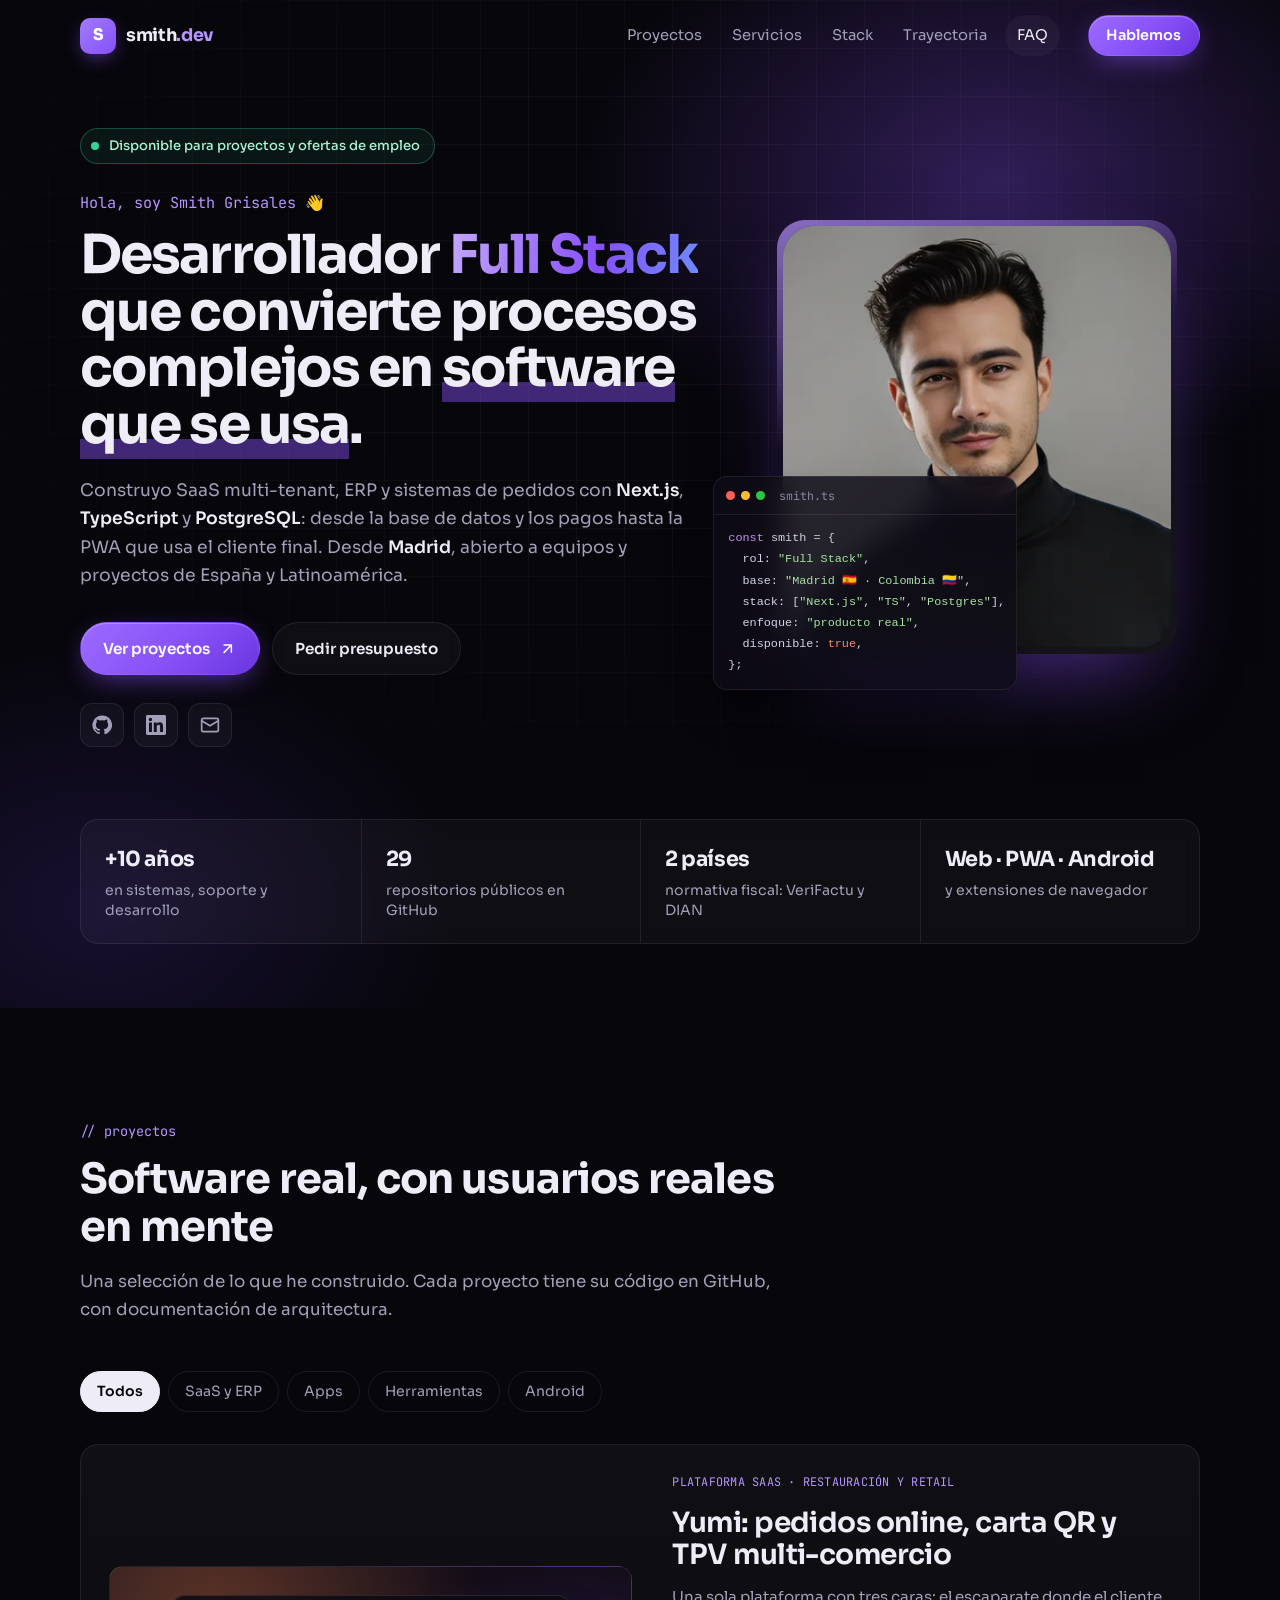
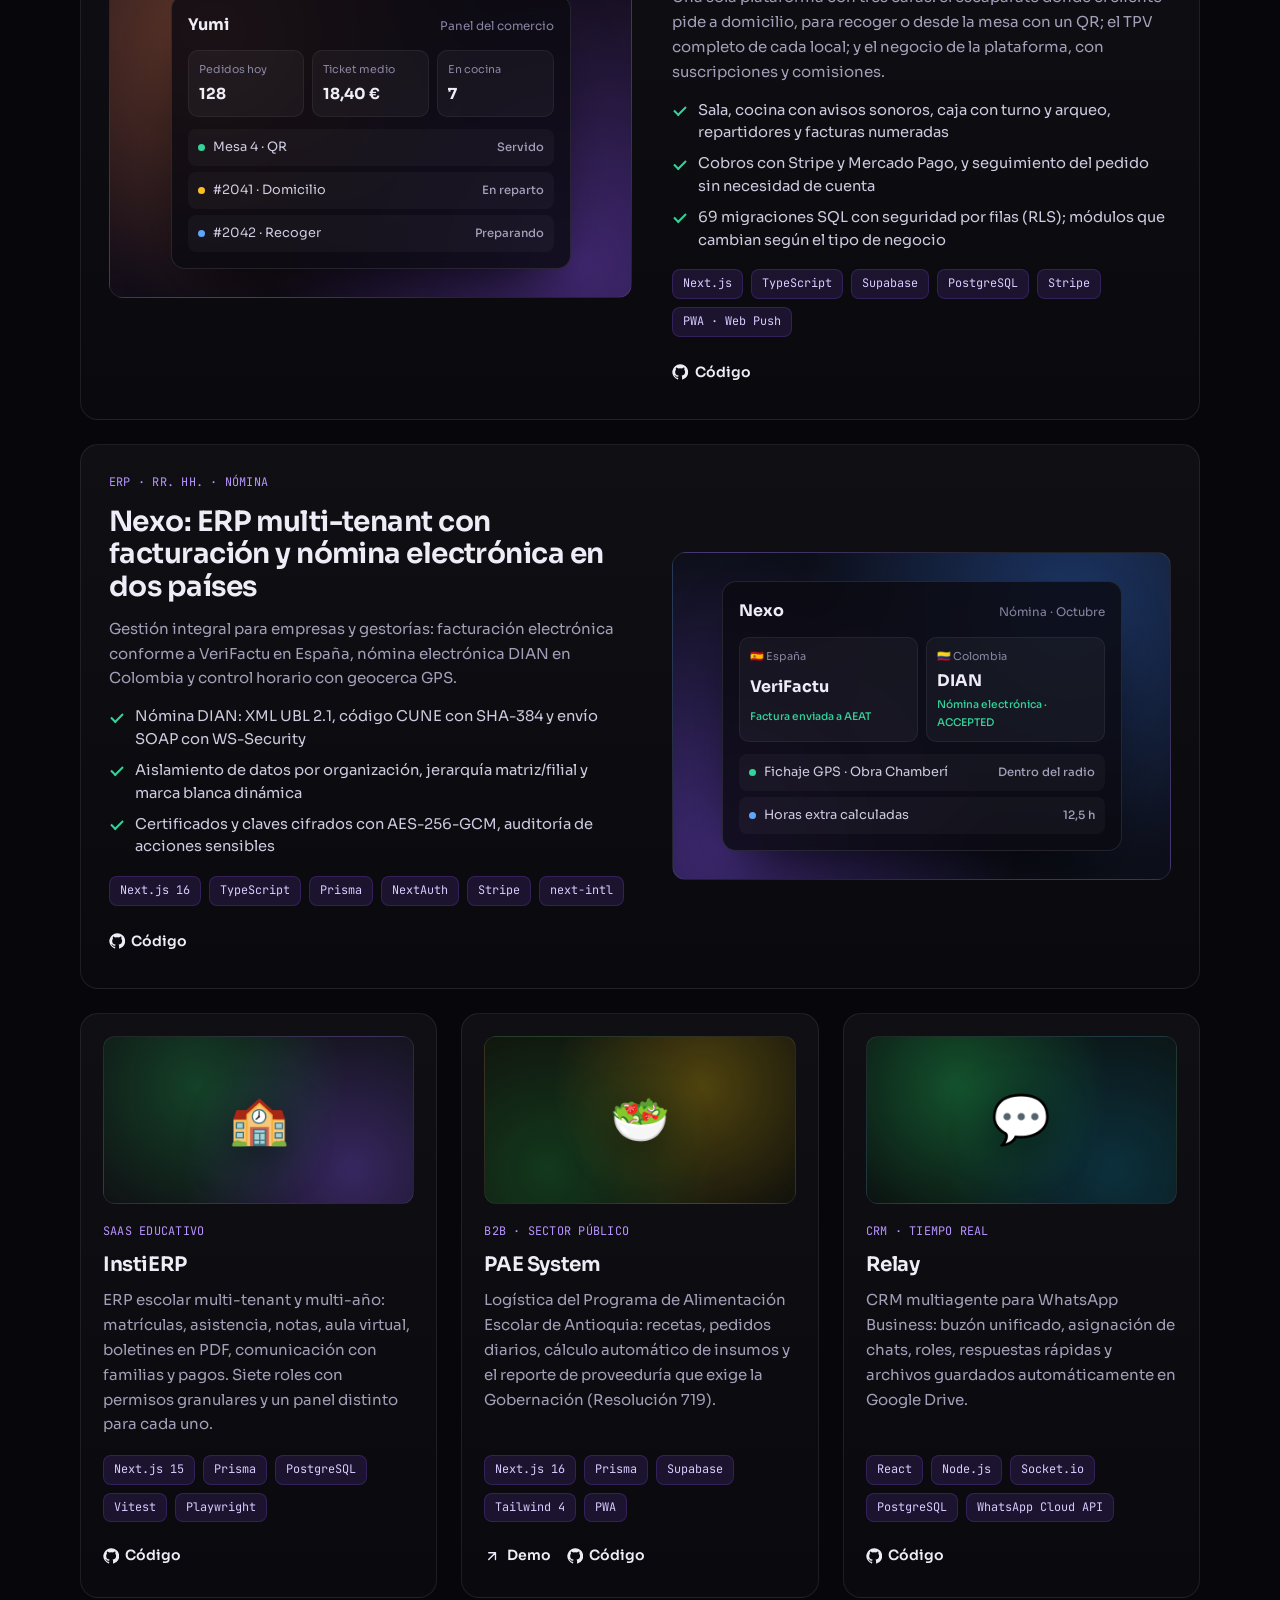
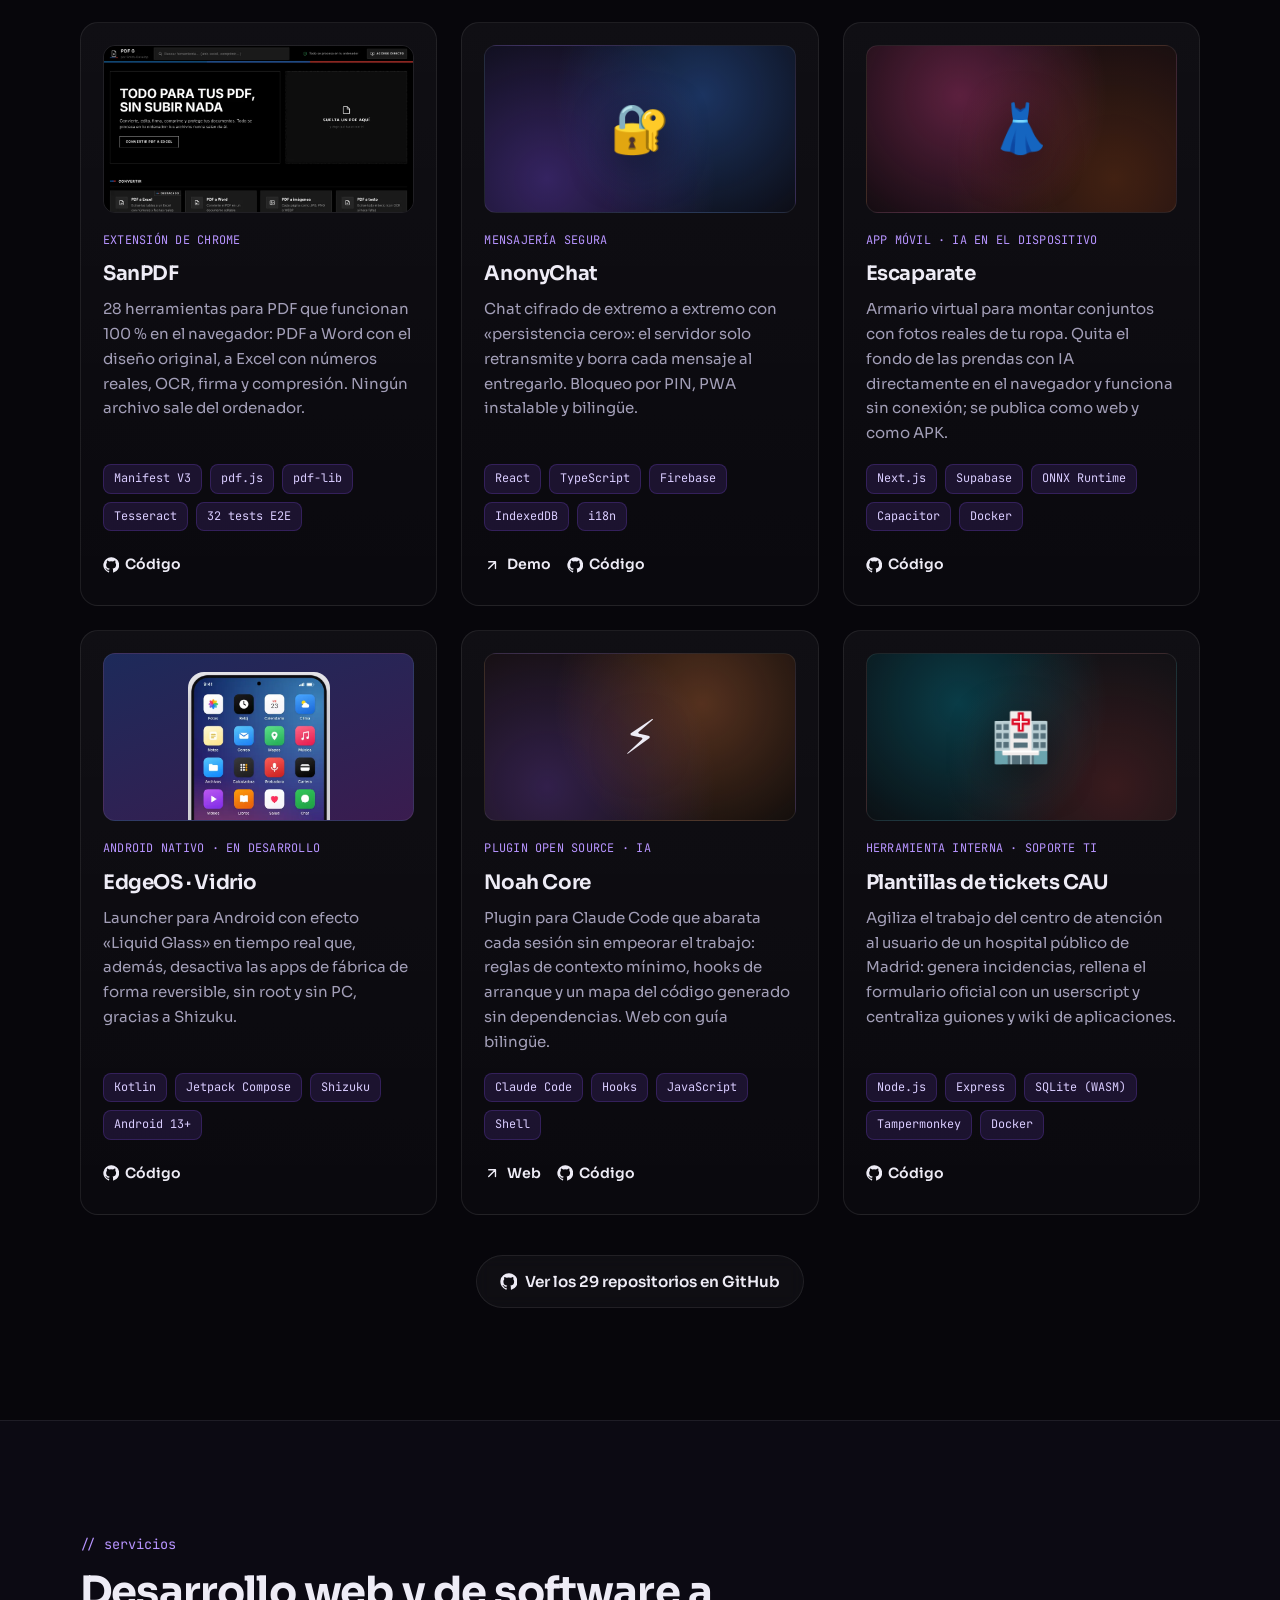
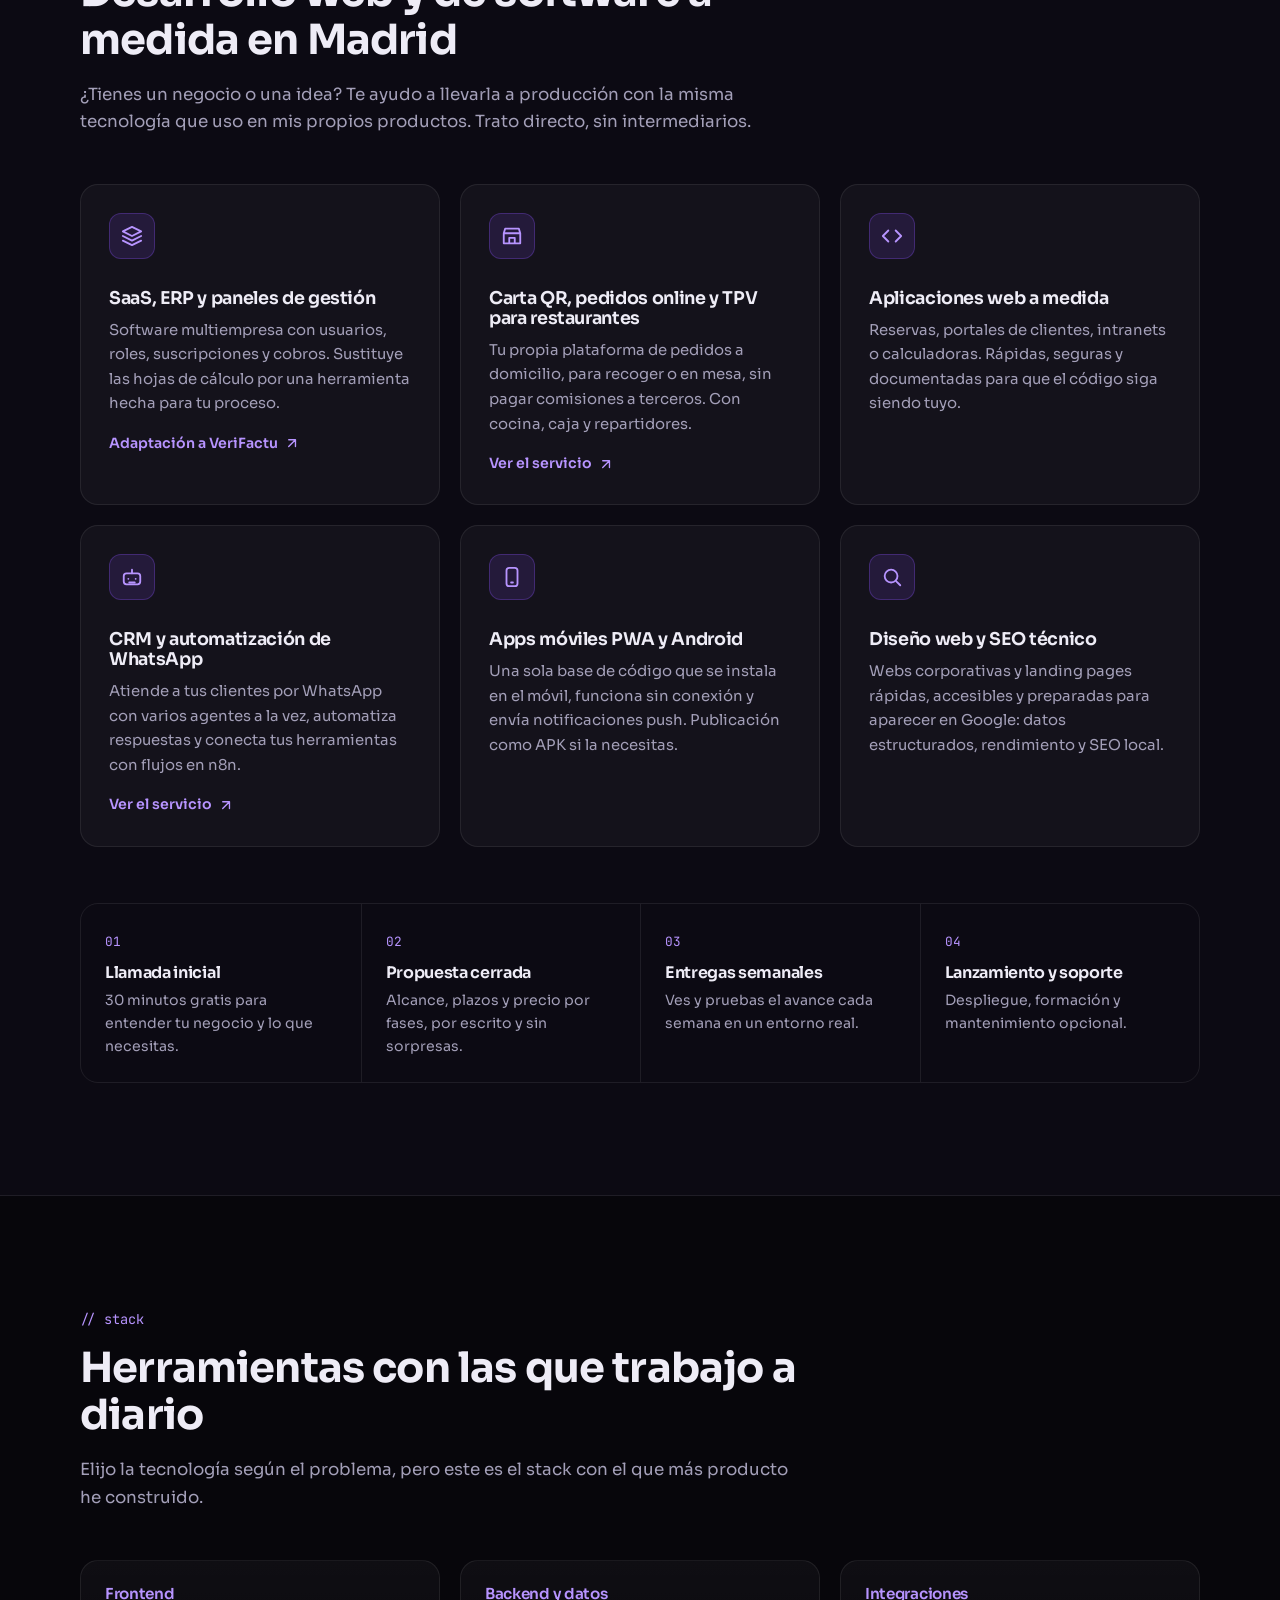
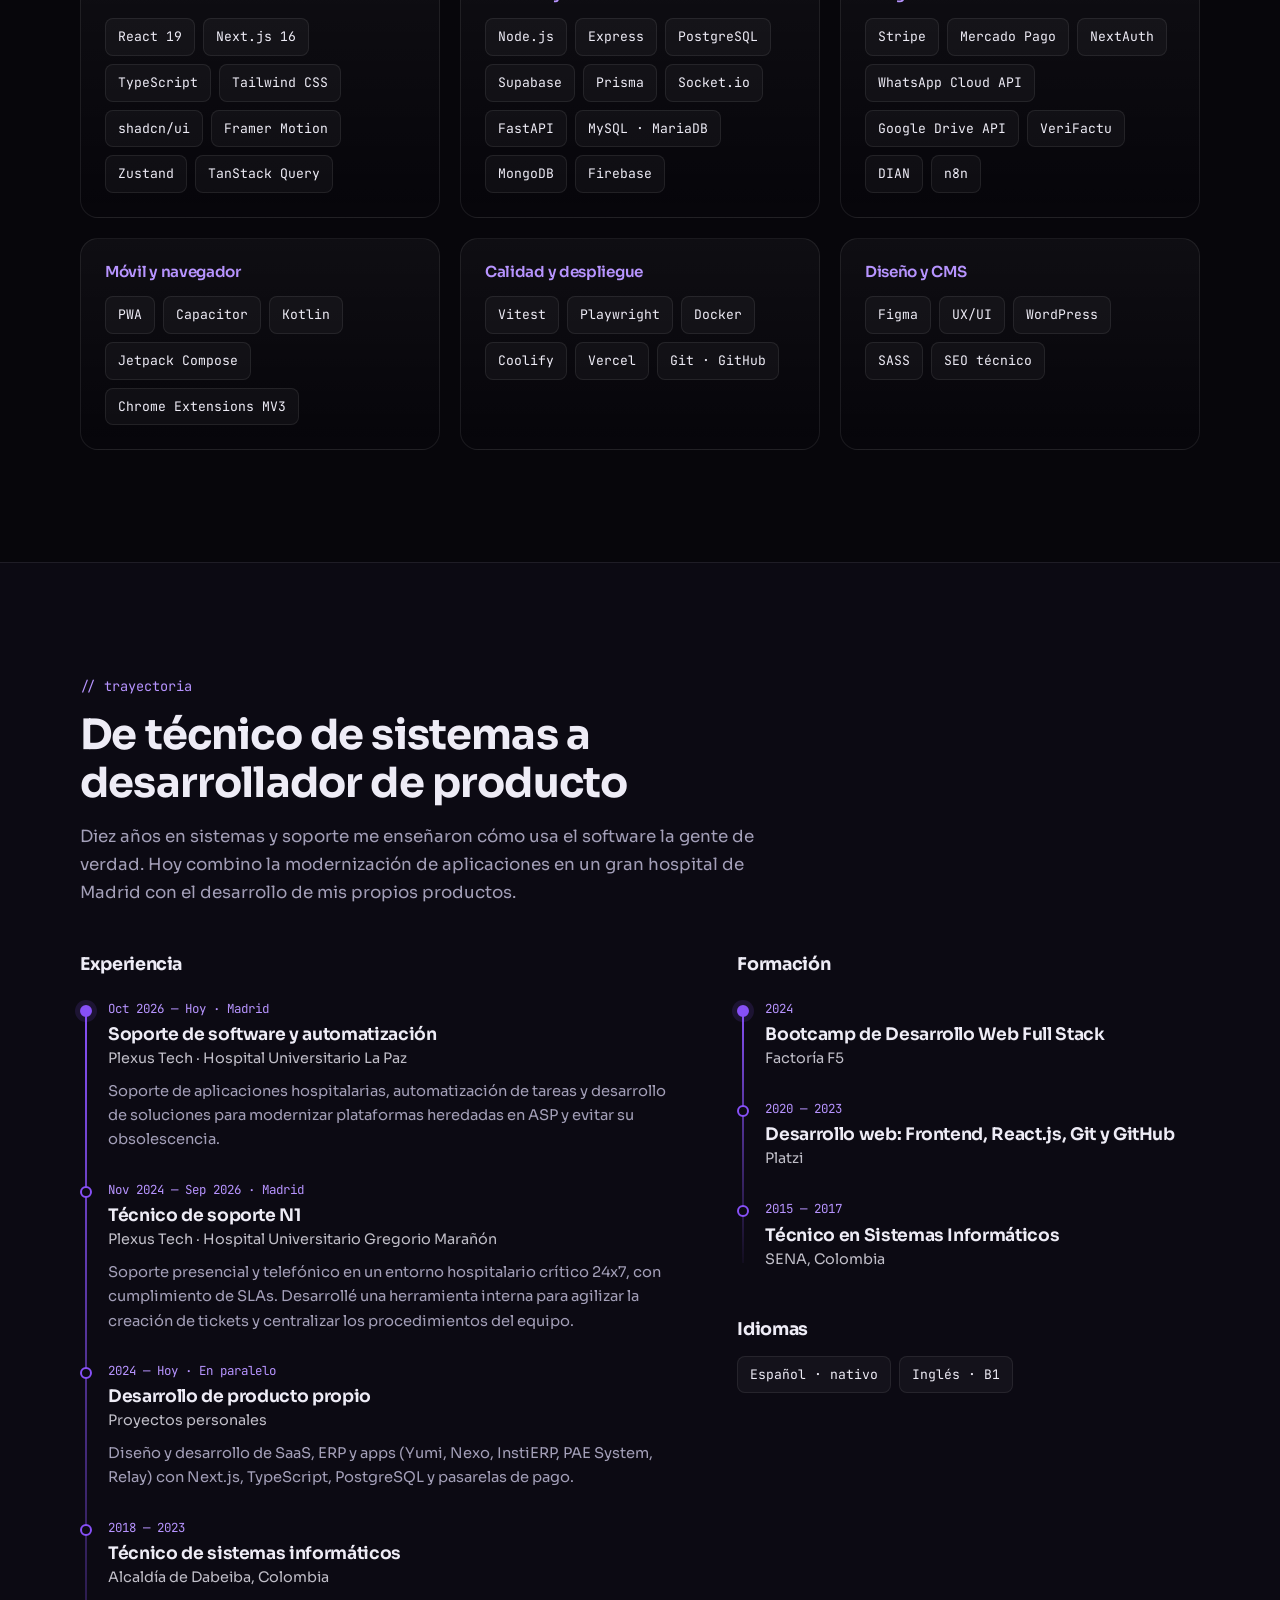
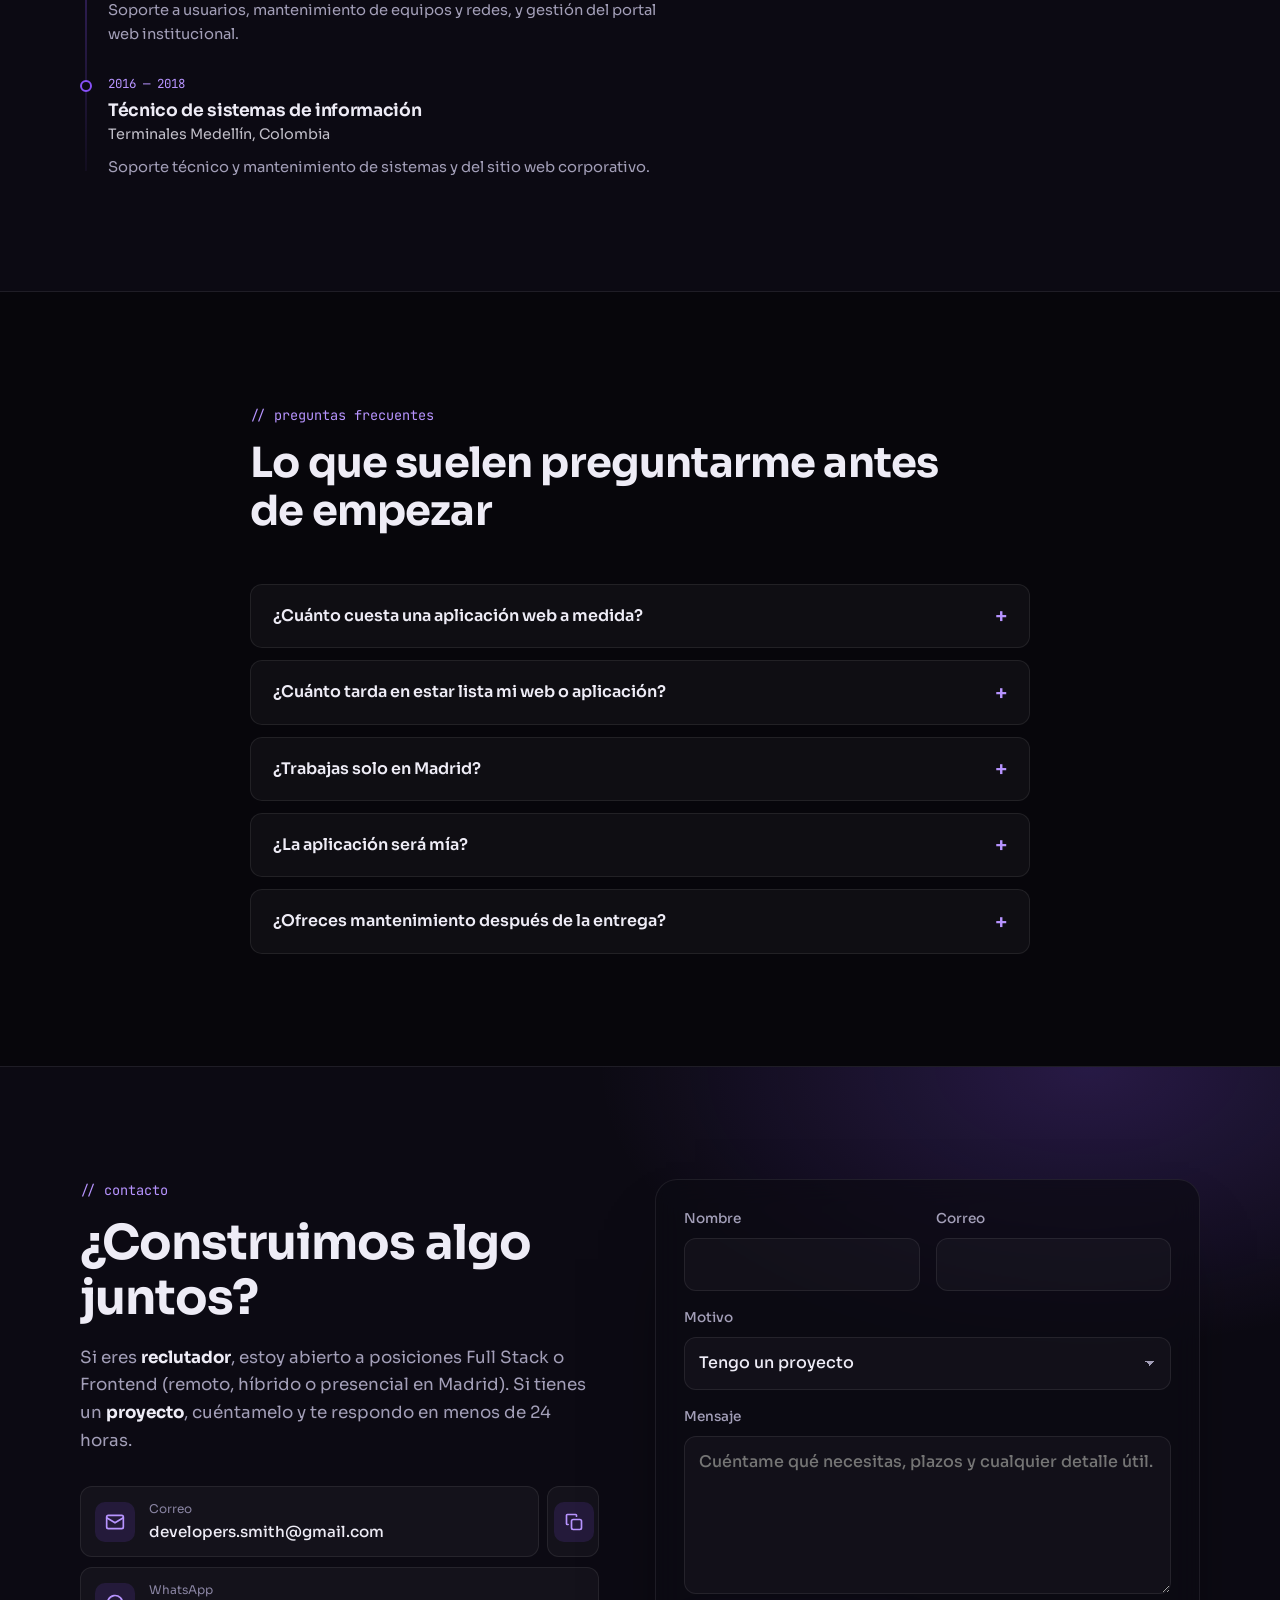
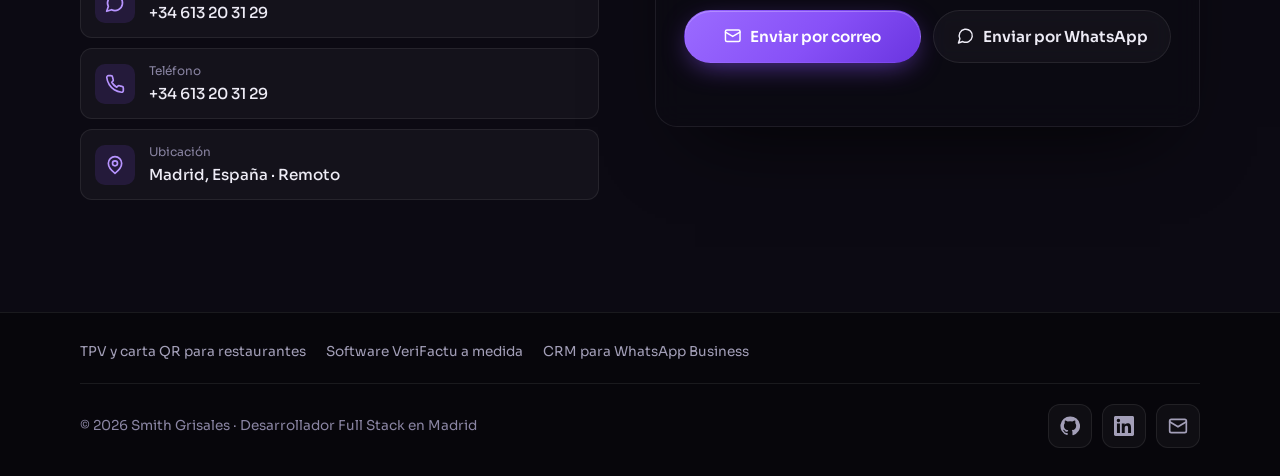
<file: index.html>
<!doctype html>
<html lang="es">
<head>
  <meta charset="utf-8">
  <meta name="viewport" content="width=device-width, initial-scale=1">
  <title>Smith Grisales | Desarrollador Web Full Stack en Madrid</title>
  <meta name="description" content="Desarrollador Full Stack en Madrid especializado en Next.js, TypeScript y PostgreSQL. Creo SaaS, ERP, sistemas de pedidos y TPV, y apps web a medida. Pide tu presupuesto.">
  <meta name="author" content="Smith Grisales">
  <meta name="robots" content="index, follow, max-image-preview:large">
  <meta name="theme-color" content="#07060b">
  <script>document.documentElement.classList.add("js")</script>
  <link rel="canonical" href="https://smith-develop.github.io/portafolio_HTML_CSS/">

  <!-- Open Graph / redes sociales -->
  <meta property="og:type" content="website">
  <meta property="og:locale" content="es_ES">
  <meta property="og:site_name" content="Smith Grisales · Desarrollador Full Stack">
  <meta property="og:title" content="Smith Grisales | Desarrollador Web Full Stack en Madrid">
  <meta property="og:description" content="SaaS, ERP, sistemas de pedidos y apps web a medida con Next.js, TypeScript y PostgreSQL. Disponible para proyectos y para unirme a tu equipo.">
  <meta property="og:url" content="https://smith-develop.github.io/portafolio_HTML_CSS/">
  <meta property="og:image" content="https://smith-develop.github.io/portafolio_HTML_CSS/assets/img/og-image.jpg">
  <meta property="og:image:width" content="1200">
  <meta property="og:image:height" content="630">
  <meta property="og:image:alt" content="Smith Grisales, desarrollador Full Stack en Madrid">
  <meta name="twitter:card" content="summary_large_image">
  <meta name="twitter:title" content="Smith Grisales | Desarrollador Web Full Stack en Madrid">
  <meta name="twitter:description" content="SaaS, ERP, sistemas de pedidos y apps web a medida con Next.js, TypeScript y PostgreSQL.">
  <meta name="twitter:image" content="https://smith-develop.github.io/portafolio_HTML_CSS/assets/img/og-image.jpg">

  <link rel="icon" href="favicon.ico" sizes="any">
  <link rel="apple-touch-icon" href="assets/img/apple-touch-icon.png">
  <link rel="manifest" href="site.webmanifest">

  <link rel="preconnect" href="https://fonts.googleapis.com">
  <link rel="preconnect" href="https://fonts.gstatic.com" crossorigin>
  <link rel="stylesheet" href="https://fonts.googleapis.com/css2?family=JetBrains+Mono:wght@400;500;600&family=Sora:wght@300..800&display=swap">
  <link rel="preload" as="image" href="assets/img/smith-grisales.webp" type="image/webp">
  <link rel="stylesheet" href="assets/css/styles.css">

  <!-- Datos estructurados: persona, servicio profesional, web y preguntas frecuentes -->
  <script type="application/ld+json">
  {
    "@context": "https://schema.org",
    "@graph": [
      {
        "@type": "Person",
        "@id": "https://smith-develop.github.io/portafolio_HTML_CSS/#person",
        "name": "Smith Grisales",
        "alternateName": ["Jhon Smith Grisales", "Jhon Smith Grisales Chica", "Smith-Develop"],
        "jobTitle": "Desarrollador Web Full Stack",
        "url": "https://smith-develop.github.io/portafolio_HTML_CSS/",
        "image": "https://smith-develop.github.io/portafolio_HTML_CSS/assets/img/smith-grisales.webp",
        "email": "mailto:developers.smith@gmail.com",
        "telephone": "+34613203129",
        "address": { "@type": "PostalAddress", "addressLocality": "Madrid", "addressCountry": "ES" },
        "nationality": { "@type": "Country", "name": "Colombia" },
        "sameAs": [
          "https://github.com/Smith-Develop",
          "https://www.linkedin.com/in/smith-develop"
        ],
        "knowsAbout": ["Next.js", "React", "TypeScript", "Node.js", "PostgreSQL", "Supabase", "Prisma", "Stripe", "SaaS multi-tenant", "Desarrollo de ERP", "Progressive Web Apps", "Kotlin", "Automatización de WhatsApp", "SEO técnico"],
        "knowsLanguage": ["es", "en"]
      },
      {
        "@type": "ProfessionalService",
        "@id": "https://smith-develop.github.io/portafolio_HTML_CSS/#service",
        "name": "Smith Grisales · Desarrollo web y de software a medida",
        "description": "Desarrollo de aplicaciones web a medida, SaaS, ERP, sistemas de pedidos y TPV para restaurantes, CRM para WhatsApp y webs optimizadas para Google.",
        "url": "https://smith-develop.github.io/portafolio_HTML_CSS/",
        "image": "https://smith-develop.github.io/portafolio_HTML_CSS/assets/img/og-image.jpg",
        "telephone": "+34613203129",
        "email": "developers.smith@gmail.com",
        "founder": { "@id": "https://smith-develop.github.io/portafolio_HTML_CSS/#person" },
        "address": { "@type": "PostalAddress", "addressLocality": "Madrid", "addressRegion": "Comunidad de Madrid", "addressCountry": "ES" },
        "areaServed": [
          { "@type": "City", "name": "Madrid" },
          { "@type": "Country", "name": "España" },
          { "@type": "Country", "name": "Colombia" }
        ],
        "availableLanguage": ["Spanish", "English"],
        "hasOfferCatalog": {
          "@type": "OfferCatalog",
          "name": "Servicios de desarrollo",
          "itemListElement": [
            { "@type": "Offer", "itemOffered": { "@type": "Service", "name": "Desarrollo de aplicaciones web a medida" } },
            { "@type": "Offer", "itemOffered": { "@type": "Service", "name": "Desarrollo de SaaS y ERP" } },
            { "@type": "Offer", "itemOffered": { "@type": "Service", "name": "Carta digital QR, pedidos online y TPV para restaurantes" } },
            { "@type": "Offer", "itemOffered": { "@type": "Service", "name": "CRM y automatización de WhatsApp" } },
            { "@type": "Offer", "itemOffered": { "@type": "Service", "name": "Apps móviles PWA y Android" } },
            { "@type": "Offer", "itemOffered": { "@type": "Service", "name": "Diseño web y SEO técnico" } }
          ]
        }
      },
      {
        "@type": "WebSite",
        "@id": "https://smith-develop.github.io/portafolio_HTML_CSS/#website",
        "url": "https://smith-develop.github.io/portafolio_HTML_CSS/",
        "name": "Smith Grisales · Desarrollador Full Stack",
        "inLanguage": "es",
        "publisher": { "@id": "https://smith-develop.github.io/portafolio_HTML_CSS/#person" }
      },
      {
        "@type": "FAQPage",
        "mainEntity": [
          {
            "@type": "Question",
            "name": "¿Cuánto cuesta una aplicación web a medida?",
            "acceptedAnswer": { "@type": "Answer", "text": "Depende del alcance. Tras una primera llamada gratuita te envío un presupuesto cerrado por fases, para que sepas qué recibes en cada entrega y cuánto cuesta antes de empezar." }
          },
          {
            "@type": "Question",
            "name": "¿Cuánto tarda en estar lista mi web o aplicación?",
            "acceptedAnswer": { "@type": "Answer", "text": "Una web corporativa o landing optimizada suele estar en 1 a 3 semanas. Un MVP de SaaS o un panel de gestión, entre 4 y 10 semanas según los módulos. Trabajo con entregas semanales que puedes probar." }
          },
          {
            "@type": "Question",
            "name": "¿Trabajas solo en Madrid?",
            "acceptedAnswer": { "@type": "Answer", "text": "Vivo en Madrid y puedo reunirme en persona, pero trabajo en remoto con clientes de toda España, Colombia y Latinoamérica." }
          },
          {
            "@type": "Question",
            "name": "¿La aplicación será mía?",
            "acceptedAnswer": { "@type": "Answer", "text": "Sí. El código, el dominio y las cuentas (Supabase, Stripe, hosting) quedan a tu nombre. Te entrego el repositorio documentado para que cualquier desarrollador pueda continuarlo." }
          },
          {
            "@type": "Question",
            "name": "¿Ofreces mantenimiento después de la entrega?",
            "acceptedAnswer": { "@type": "Answer", "text": "Sí, con un plan mensual opcional que cubre actualizaciones, copias de seguridad, monitorización y pequeñas mejoras." }
          }
        ]
      }
    ]
  }
  </script>
</head>

<body>
  <!-- Iconos SVG reutilizables -->
  <svg width="0" height="0" style="position:absolute" aria-hidden="true">
    <defs>
      <symbol id="i-github" viewBox="0 0 24 24"><path fill="currentColor" d="M12 .5a11.5 11.5 0 0 0-3.64 22.41c.58.1.79-.25.79-.56v-2c-3.2.7-3.87-1.37-3.87-1.37-.53-1.33-1.28-1.69-1.28-1.69-1.05-.71.08-.7.08-.7 1.16.08 1.77 1.19 1.77 1.19 1.03 1.77 2.7 1.26 3.36.96.1-.75.4-1.26.73-1.55-2.56-.29-5.25-1.28-5.25-5.68 0-1.26.45-2.28 1.19-3.09-.12-.29-.52-1.46.11-3.05 0 0 .97-.31 3.17 1.18a11 11 0 0 1 5.77 0c2.2-1.49 3.17-1.18 3.17-1.18.63 1.59.23 2.76.11 3.05.74.81 1.19 1.83 1.19 3.09 0 4.41-2.7 5.38-5.26 5.67.41.36.78 1.06.78 2.14v3.17c0 .31.21.67.8.56A11.5 11.5 0 0 0 12 .5Z"/></symbol>
      <symbol id="i-linkedin" viewBox="0 0 24 24"><path fill="currentColor" d="M20.45 20.45h-3.56v-5.57c0-1.33-.02-3.04-1.85-3.04-1.85 0-2.14 1.45-2.14 2.94v5.67H9.34V9h3.42v1.56h.05c.48-.9 1.64-1.85 3.37-1.85 3.6 0 4.27 2.37 4.27 5.46v6.28ZM5.34 7.43a2.06 2.06 0 1 1 0-4.13 2.06 2.06 0 0 1 0 4.13ZM7.12 20.45H3.56V9h3.56v11.45ZM22.22 0H1.77C.79 0 0 .77 0 1.73v20.54C0 23.23.79 24 1.77 24h20.45c.98 0 1.78-.77 1.78-1.73V1.73C24 .77 23.2 0 22.22 0Z"/></symbol>
      <symbol id="i-mail" viewBox="0 0 24 24"><g fill="none" stroke="currentColor" stroke-width="2" stroke-linecap="round" stroke-linejoin="round"><rect x="2" y="4" width="20" height="16" rx="2"/><path d="m22 7-10 6L2 7"/></g></symbol>
      <symbol id="i-phone" viewBox="0 0 24 24"><path fill="none" stroke="currentColor" stroke-width="2" stroke-linecap="round" stroke-linejoin="round" d="M22 16.92v3a2 2 0 0 1-2.18 2 19.8 19.8 0 0 1-8.63-3.07 19.5 19.5 0 0 1-6-6A19.8 19.8 0 0 1 2.12 4.18 2 2 0 0 1 4.11 2h3a2 2 0 0 1 2 1.72c.13.96.36 1.9.7 2.81a2 2 0 0 1-.45 2.11L8.09 9.91a16 16 0 0 0 6 6l1.27-1.27a2 2 0 0 1 2.11-.45c.91.34 1.85.57 2.81.7A2 2 0 0 1 22 16.92Z"/></symbol>
      <symbol id="i-chat" viewBox="0 0 24 24"><path fill="none" stroke="currentColor" stroke-width="2" stroke-linecap="round" stroke-linejoin="round" d="M7.9 20A9 9 0 1 0 4 16.1L2 22Z"/></symbol>
      <symbol id="i-pin" viewBox="0 0 24 24"><g fill="none" stroke="currentColor" stroke-width="2" stroke-linecap="round" stroke-linejoin="round"><path d="M20 10c0 6-8 12-8 12S4 16 4 10a8 8 0 0 1 16 0Z"/><circle cx="12" cy="10" r="3"/></g></symbol>
      <symbol id="i-arrow" viewBox="0 0 24 24"><path fill="none" stroke="currentColor" stroke-width="2" stroke-linecap="round" stroke-linejoin="round" d="M7 17 17 7M7 7h10v10"/></symbol>
      <symbol id="i-menu" viewBox="0 0 24 24"><path fill="none" stroke="currentColor" stroke-width="2" stroke-linecap="round" d="M4 7h16M4 12h16M4 17h16"/></symbol>
      <symbol id="i-close" viewBox="0 0 24 24"><path fill="none" stroke="currentColor" stroke-width="2" stroke-linecap="round" d="M6 6l12 12M18 6 6 18"/></symbol>
      <symbol id="i-code" viewBox="0 0 24 24"><path fill="none" stroke="currentColor" stroke-width="2" stroke-linecap="round" stroke-linejoin="round" d="m16 18 6-6-6-6M8 6l-6 6 6 6"/></symbol>
      <symbol id="i-layers" viewBox="0 0 24 24"><path fill="none" stroke="currentColor" stroke-width="2" stroke-linecap="round" stroke-linejoin="round" d="m12 2 10 5-10 5L2 7Zm-10 10 10 5 10-5M2 17l10 5 10-5"/></symbol>
      <symbol id="i-store" viewBox="0 0 24 24"><path fill="none" stroke="currentColor" stroke-width="2" stroke-linecap="round" stroke-linejoin="round" d="M3 9 4.5 4h15L21 9M3 9v11h18V9M3 9h18M9 20v-6h6v6"/></symbol>
      <symbol id="i-bot" viewBox="0 0 24 24"><g fill="none" stroke="currentColor" stroke-width="2" stroke-linecap="round" stroke-linejoin="round"><rect x="3" y="8" width="18" height="12" rx="3"/><path d="M12 8V4M8 14h.01M16 14h.01M9 18h6"/></g></symbol>
      <symbol id="i-phone-app" viewBox="0 0 24 24"><g fill="none" stroke="currentColor" stroke-width="2" stroke-linecap="round" stroke-linejoin="round"><rect x="6" y="2" width="12" height="20" rx="3"/><path d="M11 18h2"/></g></symbol>
      <symbol id="i-search" viewBox="0 0 24 24"><g fill="none" stroke="currentColor" stroke-width="2" stroke-linecap="round" stroke-linejoin="round"><circle cx="11" cy="11" r="7"/><path d="m21 21-4.3-4.3"/></g></symbol>
      <symbol id="i-check" viewBox="0 0 24 24"><path fill="none" stroke="currentColor" stroke-width="2.4" stroke-linecap="round" stroke-linejoin="round" d="M20 6 9 17l-5-5"/></symbol>
      <symbol id="i-copy" viewBox="0 0 24 24"><g fill="none" stroke="currentColor" stroke-width="2" stroke-linecap="round" stroke-linejoin="round"><rect x="9" y="9" width="12" height="12" rx="2"/><path d="M5 15H4a1 1 0 0 1-1-1V4a1 1 0 0 1 1-1h10a1 1 0 0 1 1 1v1"/></g></symbol>
    </defs>
  </svg>

  <a class="skip-link" href="#contenido">Saltar al contenido</a>

  <header class="site-header" id="top">
    <nav class="nav container" aria-label="Principal">
      <a class="brand" href="#top" aria-label="Smith Grisales, inicio">
        <span class="brand-mark" aria-hidden="true">S</span>
        <span class="brand-name">smith<span>.dev</span></span>
      </a>

      <button class="nav-toggle" type="button" aria-expanded="false" aria-controls="nav-menu" aria-label="Abrir menú">
        <svg class="icon"><use href="#i-menu"/></svg>
      </button>

      <div class="nav-menu" id="nav-menu">
        <ul class="nav-links">
          <li><a href="#proyectos">Proyectos</a></li>
          <li><a href="#servicios">Servicios</a></li>
          <li><a href="#stack">Stack</a></li>
          <li><a href="#trayectoria">Trayectoria</a></li>
          <li><a href="#faq">FAQ</a></li>
        </ul>
        <a class="btn btn-primary btn-sm" href="#contacto">Hablemos</a>
      </div>
    </nav>
  </header>

  <main id="contenido">

    <!-- ============ HERO ============ -->
    <section class="hero" aria-labelledby="hero-title">
      <div class="hero-bg" aria-hidden="true"></div>
      <div class="container hero-grid">
        <div class="hero-copy">
          <p class="status-pill"><span class="dot" aria-hidden="true"></span> Disponible para proyectos y ofertas de empleo</p>
          <p class="hero-hello mono">Hola, soy Smith Grisales 👋</p>
          <h1 id="hero-title">
            Desarrollador <span class="grad">Full Stack</span> que convierte procesos complejos en <span class="underline">software que se usa</span>.
          </h1>
          <p class="hero-lead">
            Construyo SaaS multi-tenant, ERP y sistemas de pedidos con <strong>Next.js</strong>, <strong>TypeScript</strong> y <strong>PostgreSQL</strong>:
            desde la base de datos y los pagos hasta la PWA que usa el cliente final. Desde <strong>Madrid</strong>, abierto a equipos y proyectos de España y Latinoamérica.
          </p>
          <div class="hero-cta">
            <a class="btn btn-primary" href="#proyectos">Ver proyectos <svg class="icon"><use href="#i-arrow"/></svg></a>
            <a class="btn btn-ghost" href="#contacto">Pedir presupuesto</a>
          </div>
          <ul class="hero-social" aria-label="Perfiles">
            <li><a href="https://github.com/Smith-Develop" target="_blank" rel="noopener me" aria-label="GitHub"><svg class="icon"><use href="#i-github"/></svg></a></li>
            <li><a href="https://www.linkedin.com/in/smith-develop" target="_blank" rel="noopener me" aria-label="LinkedIn"><svg class="icon"><use href="#i-linkedin"/></svg></a></li>
            <li><a href="mailto:developers.smith@gmail.com" aria-label="Correo electrónico"><svg class="icon"><use href="#i-mail"/></svg></a></li>
          </ul>
        </div>

        <div class="hero-visual">
          <figure class="avatar-card">
            <img src="assets/img/smith-grisales.webp" width="437" height="475" alt="Smith Grisales, desarrollador Full Stack en Madrid" fetchpriority="high">
          </figure>
          <div class="terminal" aria-hidden="true">
            <div class="terminal-bar"><i></i><i></i><i></i><span>smith.ts</span></div>
<pre class="mono"><code><span class="k">const</span> smith = {
  rol: <span class="s">"Full Stack"</span>,
  base: <span class="s">"Madrid 🇪🇸 · Colombia 🇨🇴"</span>,
  stack: [<span class="s">"Next.js"</span>, <span class="s">"TS"</span>, <span class="s">"Postgres"</span>],
  enfoque: <span class="s">"producto real"</span>,
  disponible: <span class="b">true</span>,
};</code></pre>
          </div>
        </div>
      </div>

      <div class="container">
        <dl class="stats">
          <div><dt>+10 años</dt><dd>en sistemas, soporte y desarrollo</dd></div>
          <div><dt>29</dt><dd>repositorios públicos en GitHub</dd></div>
          <div><dt>2 países</dt><dd>normativa fiscal: VeriFactu y DIAN</dd></div>
          <div><dt>Web · PWA · Android</dt><dd>y extensiones de navegador</dd></div>
        </dl>
      </div>
    </section>

    <!-- ============ PROYECTOS ============ -->
    <section class="section" id="proyectos" aria-labelledby="proyectos-title">
      <div class="container">
        <header class="section-head">
          <p class="eyebrow mono">// proyectos</p>
          <h2 id="proyectos-title">Software real, con usuarios reales en mente</h2>
          <p>Una selección de lo que he construido. Cada proyecto tiene su código en GitHub, con documentación de arquitectura.</p>
        </header>

        <div class="filters" role="group" aria-label="Filtrar proyectos">
          <button type="button" class="chip is-active" data-filter="all" aria-pressed="true">Todos</button>
          <button type="button" class="chip" data-filter="saas" aria-pressed="false">SaaS y ERP</button>
          <button type="button" class="chip" data-filter="apps" aria-pressed="false">Apps</button>
          <button type="button" class="chip" data-filter="tools" aria-pressed="false">Herramientas</button>
          <button type="button" class="chip" data-filter="mobile" aria-pressed="false">Android</button>
        </div>

        <div class="projects">

          <!-- Destacado: Yumi -->
          <article class="project project--feature reveal" data-cat="saas apps">
            <div class="project-visual visual-yumi" aria-hidden="true">
              <div class="mock">
                <div class="mock-top"><b>Yumi</b><span>Panel del comercio</span></div>
                <div class="mock-kpis"><span><em>Pedidos hoy</em>128</span><span><em>Ticket medio</em>18,40 €</span><span><em>En cocina</em>7</span></div>
                <div class="mock-rows">
                  <p><i class="ok"></i>Mesa 4 · QR <b>Servido</b></p>
                  <p><i class="warn"></i>#2041 · Domicilio <b>En reparto</b></p>
                  <p><i class="info"></i>#2042 · Recoger <b>Preparando</b></p>
                </div>
              </div>
            </div>
            <div class="project-body">
              <p class="project-kicker mono">Plataforma SaaS · Restauración y retail</p>
              <h3>Yumi: pedidos online, carta QR y TPV multi-comercio</h3>
              <p>Una sola plataforma con tres caras: el escaparate donde el cliente pide a domicilio, para recoger o desde la mesa con un QR; el TPV completo de cada local; y el negocio de la plataforma, con suscripciones y comisiones.</p>
              <ul class="highlights">
                <li>Sala, cocina con avisos sonoros, caja con turno y arqueo, repartidores y facturas numeradas</li>
                <li>Cobros con Stripe y Mercado Pago, y seguimiento del pedido sin necesidad de cuenta</li>
                <li>69 migraciones SQL con seguridad por filas (RLS); módulos que cambian según el tipo de negocio</li>
              </ul>
              <ul class="tags" aria-label="Tecnologías">
                <li>Next.js</li><li>TypeScript</li><li>Supabase</li><li>PostgreSQL</li><li>Stripe</li><li>PWA · Web Push</li>
              </ul>
              <div class="project-links">
                <a href="https://github.com/Smith-Develop/Menu-digital" target="_blank" rel="noopener"><svg class="icon"><use href="#i-github"/></svg> Código</a>
              </div>
            </div>
          </article>

          <!-- Destacado: Nexo -->
          <article class="project project--feature project--flip reveal" data-cat="saas">
            <div class="project-visual visual-nexo" aria-hidden="true">
              <div class="mock">
                <div class="mock-top"><b>Nexo</b><span>Nómina · Octubre</span></div>
                <div class="mock-split">
                  <div><em>🇪🇸 España</em><strong>VeriFactu</strong><small>Factura enviada a AEAT</small></div>
                  <div><em>🇨🇴 Colombia</em><strong>DIAN</strong><small>Nómina electrónica · ACCEPTED</small></div>
                </div>
                <div class="mock-rows">
                  <p><i class="ok"></i>Fichaje GPS · Obra Chamberí <b>Dentro del radio</b></p>
                  <p><i class="info"></i>Horas extra calculadas <b>12,5 h</b></p>
                </div>
              </div>
            </div>
            <div class="project-body">
              <p class="project-kicker mono">ERP · RR. HH. · Nómina</p>
              <h3>Nexo: ERP multi-tenant con facturación y nómina electrónica en dos países</h3>
              <p>Gestión integral para empresas y gestorías: facturación electrónica conforme a VeriFactu en España, nómina electrónica DIAN en Colombia y control horario con geocerca GPS.</p>
              <ul class="highlights">
                <li>Nómina DIAN: XML UBL 2.1, código CUNE con SHA-384 y envío SOAP con WS-Security</li>
                <li>Aislamiento de datos por organización, jerarquía matriz/filial y marca blanca dinámica</li>
                <li>Certificados y claves cifrados con AES-256-GCM, auditoría de acciones sensibles</li>
              </ul>
              <ul class="tags" aria-label="Tecnologías">
                <li>Next.js 16</li><li>TypeScript</li><li>Prisma</li><li>NextAuth</li><li>Stripe</li><li>next-intl</li>
              </ul>
              <div class="project-links">
                <a href="https://github.com/Smith-Develop/reformAPP" target="_blank" rel="noopener"><svg class="icon"><use href="#i-github"/></svg> Código</a>
              </div>
            </div>
          </article>

          <div class="project-grid">

            <article class="project reveal" data-cat="saas">
              <div class="project-thumb thumb-insti" aria-hidden="true"><span>🏫</span></div>
              <p class="project-kicker mono">SaaS educativo</p>
              <h3>InstiERP</h3>
              <p>ERP escolar multi-tenant y multi-año: matrículas, asistencia, notas, aula virtual, boletines en PDF, comunicación con familias y pagos. Siete roles con permisos granulares y un panel distinto para cada uno.</p>
              <ul class="tags"><li>Next.js 15</li><li>Prisma</li><li>PostgreSQL</li><li>Vitest</li><li>Playwright</li></ul>
              <div class="project-links">
                <a href="https://github.com/Smith-Develop/instiERP" target="_blank" rel="noopener"><svg class="icon"><use href="#i-github"/></svg> Código</a>
              </div>
            </article>

            <article class="project reveal" data-cat="saas">
              <div class="project-thumb thumb-pae" aria-hidden="true"><span>🥗</span></div>
              <p class="project-kicker mono">B2B · Sector público</p>
              <h3>PAE System</h3>
              <p>Logística del Programa de Alimentación Escolar de Antioquia: recetas, pedidos diarios, cálculo automático de insumos y el reporte de proveeduría que exige la Gobernación (Resolución 719).</p>
              <ul class="tags"><li>Next.js 16</li><li>Prisma</li><li>Supabase</li><li>Tailwind 4</li><li>PWA</li></ul>
              <div class="project-links">
                <a href="https://pae-system.vercel.app" target="_blank" rel="noopener"><svg class="icon"><use href="#i-arrow"/></svg> Demo</a>
                <a href="https://github.com/Smith-Develop/PAE-System" target="_blank" rel="noopener"><svg class="icon"><use href="#i-github"/></svg> Código</a>
              </div>
            </article>

            <article class="project reveal" data-cat="saas">
              <div class="project-thumb thumb-relay" aria-hidden="true"><span>💬</span></div>
              <p class="project-kicker mono">CRM · Tiempo real</p>
              <h3>Relay</h3>
              <p>CRM multiagente para WhatsApp Business: buzón unificado, asignación de chats, roles, respuestas rápidas y archivos guardados automáticamente en Google Drive.</p>
              <ul class="tags"><li>React</li><li>Node.js</li><li>Socket.io</li><li>PostgreSQL</li><li>WhatsApp Cloud API</li></ul>
              <div class="project-links">
                <a href="https://github.com/Smith-Develop/Relay" target="_blank" rel="noopener"><svg class="icon"><use href="#i-github"/></svg> Código</a>
              </div>
            </article>

            <article class="project reveal" data-cat="tools">
              <div class="project-shot"><img src="assets/projects/sanpdf.webp" width="960" height="600" loading="lazy" alt="Pantalla de inicio de SanPDF con las herramientas para convertir PDF"></div>
              <p class="project-kicker mono">Extensión de Chrome</p>
              <h3>SanPDF</h3>
              <p>28 herramientas para PDF que funcionan 100&nbsp;% en el navegador: PDF a Word con el diseño original, a Excel con números reales, OCR, firma y compresión. Ningún archivo sale del ordenador.</p>
              <ul class="tags"><li>Manifest V3</li><li>pdf.js</li><li>pdf-lib</li><li>Tesseract</li><li>32 tests E2E</li></ul>
              <div class="project-links">
                <a href="https://github.com/Smith-Develop/SanPDF" target="_blank" rel="noopener"><svg class="icon"><use href="#i-github"/></svg> Código</a>
              </div>
            </article>

            <article class="project reveal" data-cat="apps">
              <div class="project-thumb thumb-anony" aria-hidden="true"><span>🔐</span></div>
              <p class="project-kicker mono">Mensajería segura</p>
              <h3>AnonyChat</h3>
              <p>Chat cifrado de extremo a extremo con «persistencia cero»: el servidor solo retransmite y borra cada mensaje al entregarlo. Bloqueo por PIN, PWA instalable y bilingüe.</p>
              <ul class="tags"><li>React</li><li>TypeScript</li><li>Firebase</li><li>IndexedDB</li><li>i18n</li></ul>
              <div class="project-links">
                <a href="https://anony-chat-sandy.vercel.app" target="_blank" rel="noopener"><svg class="icon"><use href="#i-arrow"/></svg> Demo</a>
                <a href="https://github.com/Smith-Develop/AnonyChat" target="_blank" rel="noopener"><svg class="icon"><use href="#i-github"/></svg> Código</a>
              </div>
            </article>

            <article class="project reveal" data-cat="apps mobile">
              <div class="project-thumb thumb-escaparate" aria-hidden="true"><span>👗</span></div>
              <p class="project-kicker mono">App móvil · IA en el dispositivo</p>
              <h3>Escaparate</h3>
              <p>Armario virtual para montar conjuntos con fotos reales de tu ropa. Quita el fondo de las prendas con IA directamente en el navegador y funciona sin conexión; se publica como web y como APK.</p>
              <ul class="tags"><li>Next.js</li><li>Supabase</li><li>ONNX Runtime</li><li>Capacitor</li><li>Docker</li></ul>
              <div class="project-links">
                <a href="https://github.com/Smith-Develop/Escaparate-Digital" target="_blank" rel="noopener"><svg class="icon"><use href="#i-github"/></svg> Código</a>
              </div>
            </article>

            <article class="project reveal" data-cat="mobile">
              <div class="project-shot project-shot--phone"><img src="assets/projects/edgeos.webp" width="450" height="945" loading="lazy" alt="Diseño de la pantalla de inicio de EdgeOS con efecto de vidrio"></div>
              <p class="project-kicker mono">Android nativo · En desarrollo</p>
              <h3>EdgeOS · Vidrio</h3>
              <p>Launcher para Android con efecto «Liquid Glass» en tiempo real que, además, desactiva las apps de fábrica de forma reversible, sin root y sin PC, gracias a Shizuku.</p>
              <ul class="tags"><li>Kotlin</li><li>Jetpack Compose</li><li>Shizuku</li><li>Android 13+</li></ul>
              <div class="project-links">
                <a href="https://github.com/Smith-Develop/EdgeOS" target="_blank" rel="noopener"><svg class="icon"><use href="#i-github"/></svg> Código</a>
              </div>
            </article>

            <article class="project reveal" data-cat="tools">
              <div class="project-thumb thumb-noah" aria-hidden="true"><span>⚡</span></div>
              <p class="project-kicker mono">Plugin open source · IA</p>
              <h3>Noah Core</h3>
              <p>Plugin para Claude Code que abarata cada sesión sin empeorar el trabajo: reglas de contexto mínimo, hooks de arranque y un mapa del código generado sin dependencias. Web con guía bilingüe.</p>
              <ul class="tags"><li>Claude Code</li><li>Hooks</li><li>JavaScript</li><li>Shell</li></ul>
              <div class="project-links">
                <a href="https://smith-develop.github.io/Noah-core/" target="_blank" rel="noopener"><svg class="icon"><use href="#i-arrow"/></svg> Web</a>
                <a href="https://github.com/Smith-Develop/Noah-core" target="_blank" rel="noopener"><svg class="icon"><use href="#i-github"/></svg> Código</a>
              </div>
            </article>

            <article class="project reveal" data-cat="tools">
              <div class="project-thumb thumb-cau" aria-hidden="true"><span>🏥</span></div>
              <p class="project-kicker mono">Herramienta interna · Soporte TI</p>
              <h3>Plantillas de tickets CAU</h3>
              <p>Agiliza el trabajo del centro de atención al usuario de un hospital público de Madrid: genera incidencias, rellena el formulario oficial con un userscript y centraliza guiones y wiki de aplicaciones.</p>
              <ul class="tags"><li>Node.js</li><li>Express</li><li>SQLite (WASM)</li><li>Tampermonkey</li><li>Docker</li></ul>
              <div class="project-links">
                <a href="https://github.com/Smith-Develop/plantillas-ticket" target="_blank" rel="noopener"><svg class="icon"><use href="#i-github"/></svg> Código</a>
              </div>
            </article>

          </div>
        </div>

        <p class="more-link">
          <a class="btn btn-ghost" href="https://github.com/Smith-Develop?tab=repositories" target="_blank" rel="noopener"><svg class="icon"><use href="#i-github"/></svg> Ver los 29 repositorios en GitHub</a>
        </p>
      </div>
    </section>

    <!-- ============ SERVICIOS ============ -->
    <section class="section section--alt" id="servicios" aria-labelledby="servicios-title">
      <div class="container">
        <header class="section-head">
          <p class="eyebrow mono">// servicios</p>
          <h2 id="servicios-title">Desarrollo web y de software a medida en Madrid</h2>
          <p>¿Tienes un negocio o una idea? Te ayudo a llevarla a producción con la misma tecnología que uso en mis propios productos. Trato directo, sin intermediarios.</p>
        </header>

        <div class="services">
          <article class="service reveal">
            <svg class="icon service-icon"><use href="#i-layers"/></svg>
            <h3>SaaS, ERP y paneles de gestión</h3>
            <p>Software multiempresa con usuarios, roles, suscripciones y cobros. Sustituye las hojas de cálculo por una herramienta hecha para tu proceso.</p>
            <a class="service-link" href="software-verifactu-a-medida.html">Adaptación a VeriFactu <svg class="icon"><use href="#i-arrow"/></svg></a>
          </article>
          <article class="service reveal">
            <svg class="icon service-icon"><use href="#i-store"/></svg>
            <h3>Carta QR, pedidos online y TPV para restaurantes</h3>
            <p>Tu propia plataforma de pedidos a domicilio, para recoger o en mesa, sin pagar comisiones a terceros. Con cocina, caja y repartidores.</p>
            <a class="service-link" href="tpv-restaurantes-madrid.html">Ver el servicio <svg class="icon"><use href="#i-arrow"/></svg></a>
          </article>
          <article class="service reveal">
            <svg class="icon service-icon"><use href="#i-code"/></svg>
            <h3>Aplicaciones web a medida</h3>
            <p>Reservas, portales de clientes, intranets o calculadoras. Rápidas, seguras y documentadas para que el código siga siendo tuyo.</p>
          </article>
          <article class="service reveal">
            <svg class="icon service-icon"><use href="#i-bot"/></svg>
            <h3>CRM y automatización de WhatsApp</h3>
            <p>Atiende a tus clientes por WhatsApp con varios agentes a la vez, automatiza respuestas y conecta tus herramientas con flujos en n8n.</p>
            <a class="service-link" href="crm-whatsapp-business.html">Ver el servicio <svg class="icon"><use href="#i-arrow"/></svg></a>
          </article>
          <article class="service reveal">
            <svg class="icon service-icon"><use href="#i-phone-app"/></svg>
            <h3>Apps móviles PWA y Android</h3>
            <p>Una sola base de código que se instala en el móvil, funciona sin conexión y envía notificaciones push. Publicación como APK si la necesitas.</p>
          </article>
          <article class="service reveal">
            <svg class="icon service-icon"><use href="#i-search"/></svg>
            <h3>Diseño web y SEO técnico</h3>
            <p>Webs corporativas y landing pages rápidas, accesibles y preparadas para aparecer en Google: datos estructurados, rendimiento y SEO local.</p>
          </article>
        </div>

        <ol class="process" aria-label="Cómo trabajo">
          <li><span class="mono">01</span><h3>Llamada inicial</h3><p>30 minutos gratis para entender tu negocio y lo que necesitas.</p></li>
          <li><span class="mono">02</span><h3>Propuesta cerrada</h3><p>Alcance, plazos y precio por fases, por escrito y sin sorpresas.</p></li>
          <li><span class="mono">03</span><h3>Entregas semanales</h3><p>Ves y pruebas el avance cada semana en un entorno real.</p></li>
          <li><span class="mono">04</span><h3>Lanzamiento y soporte</h3><p>Despliegue, formación y mantenimiento opcional.</p></li>
        </ol>
      </div>
    </section>

    <!-- ============ STACK ============ -->
    <section class="section" id="stack" aria-labelledby="stack-title">
      <div class="container">
        <header class="section-head">
          <p class="eyebrow mono">// stack</p>
          <h2 id="stack-title">Herramientas con las que trabajo a diario</h2>
          <p>Elijo la tecnología según el problema, pero este es el stack con el que más producto he construido.</p>
        </header>

        <div class="stack">
          <div class="stack-group reveal">
            <h3>Frontend</h3>
            <ul class="tags tags--lg"><li>React 19</li><li>Next.js 16</li><li>TypeScript</li><li>Tailwind CSS</li><li>shadcn/ui</li><li>Framer Motion</li><li>Zustand</li><li>TanStack Query</li></ul>
          </div>
          <div class="stack-group reveal">
            <h3>Backend y datos</h3>
            <ul class="tags tags--lg"><li>Node.js</li><li>Express</li><li>PostgreSQL</li><li>Supabase</li><li>Prisma</li><li>Socket.io</li><li>FastAPI</li><li>MySQL · MariaDB</li><li>MongoDB</li><li>Firebase</li></ul>
          </div>
          <div class="stack-group reveal">
            <h3>Integraciones</h3>
            <ul class="tags tags--lg"><li>Stripe</li><li>Mercado Pago</li><li>NextAuth</li><li>WhatsApp Cloud API</li><li>Google Drive API</li><li>VeriFactu</li><li>DIAN</li><li>n8n</li></ul>
          </div>
          <div class="stack-group reveal">
            <h3>Móvil y navegador</h3>
            <ul class="tags tags--lg"><li>PWA</li><li>Capacitor</li><li>Kotlin</li><li>Jetpack Compose</li><li>Chrome Extensions MV3</li></ul>
          </div>
          <div class="stack-group reveal">
            <h3>Calidad y despliegue</h3>
            <ul class="tags tags--lg"><li>Vitest</li><li>Playwright</li><li>Docker</li><li>Coolify</li><li>Vercel</li><li>Git · GitHub</li></ul>
          </div>
          <div class="stack-group reveal">
            <h3>Diseño y CMS</h3>
            <ul class="tags tags--lg"><li>Figma</li><li>UX/UI</li><li>WordPress</li><li>SASS</li><li>SEO técnico</li></ul>
          </div>
        </div>
      </div>
    </section>

    <!-- ============ TRAYECTORIA ============ -->
    <section class="section section--alt" id="trayectoria" aria-labelledby="trayectoria-title">
      <div class="container">
        <header class="section-head">
          <p class="eyebrow mono">// trayectoria</p>
          <h2 id="trayectoria-title">De técnico de sistemas a desarrollador de producto</h2>
          <p>Diez años en sistemas y soporte me enseñaron cómo usa el software la gente de verdad. Hoy combino la modernización de aplicaciones en un gran hospital de Madrid con el desarrollo de mis propios productos.</p>
        </header>

        <div class="timeline-wrap">
          <div>
            <h3 class="timeline-title">Experiencia</h3>
            <ol class="timeline">
              <li class="reveal">
                <p class="when mono">Oct 2026 — Hoy · Madrid</p>
                <h4>Soporte de software y automatización</h4>
                <p class="where">Plexus Tech · Hospital Universitario La Paz</p>
                <p>Soporte de aplicaciones hospitalarias, automatización de tareas y desarrollo de soluciones para modernizar plataformas heredadas en ASP y evitar su obsolescencia.</p>
              </li>
              <li class="reveal">
                <p class="when mono">Nov 2024 — Sep 2026 · Madrid</p>
                <h4>Técnico de soporte N1</h4>
                <p class="where">Plexus Tech · Hospital Universitario Gregorio Marañón</p>
                <p>Soporte presencial y telefónico en un entorno hospitalario crítico 24x7, con cumplimiento de SLAs. Desarrollé una herramienta interna para agilizar la creación de tickets y centralizar los procedimientos del equipo.</p>
              </li>
              <li class="reveal">
                <p class="when mono">2024 — Hoy · En paralelo</p>
                <h4>Desarrollo de producto propio</h4>
                <p class="where">Proyectos personales</p>
                <p>Diseño y desarrollo de SaaS, ERP y apps (Yumi, Nexo, InstiERP, PAE System, Relay) con Next.js, TypeScript, PostgreSQL y pasarelas de pago.</p>
              </li>
              <li class="reveal">
                <p class="when mono">2018 — 2023</p>
                <h4>Técnico de sistemas informáticos</h4>
                <p class="where">Alcaldía de Dabeiba, Colombia</p>
                <p>Soporte a usuarios, mantenimiento de equipos y redes, y gestión del portal web institucional.</p>
              </li>
              <li class="reveal">
                <p class="when mono">2016 — 2018</p>
                <h4>Técnico de sistemas de información</h4>
                <p class="where">Terminales Medellín, Colombia</p>
                <p>Soporte técnico y mantenimiento de sistemas y del sitio web corporativo.</p>
              </li>
            </ol>
          </div>
          <div>
            <h3 class="timeline-title">Formación</h3>
            <ol class="timeline">
              <li class="reveal">
                <p class="when mono">2024</p>
                <h4>Bootcamp de Desarrollo Web Full Stack</h4>
                <p class="where">Factoría F5</p>
              </li>
              <li class="reveal">
                <p class="when mono">2020 — 2023</p>
                <h4>Desarrollo web: Frontend, React.js, Git y GitHub</h4>
                <p class="where">Platzi</p>
              </li>
              <li class="reveal">
                <p class="when mono">2015 — 2017</p>
                <h4>Técnico en Sistemas Informáticos</h4>
                <p class="where">SENA, Colombia</p>
              </li>
            </ol>

            <h3 class="timeline-title timeline-title--spaced">Idiomas</h3>
            <ul class="tags tags--lg"><li>Español · nativo</li><li>Inglés · B1</li></ul>
          </div>
        </div>
      </div>
    </section>

    <!-- ============ FAQ ============ -->
    <section class="section" id="faq" aria-labelledby="faq-title">
      <div class="container container--narrow">
        <header class="section-head">
          <p class="eyebrow mono">// preguntas frecuentes</p>
          <h2 id="faq-title">Lo que suelen preguntarme antes de empezar</h2>
        </header>

        <div class="faq">
          <details>
            <summary>¿Cuánto cuesta una aplicación web a medida?</summary>
            <p>Depende del alcance. Tras una primera llamada gratuita te envío un presupuesto cerrado por fases, para que sepas qué recibes en cada entrega y cuánto cuesta antes de empezar.</p>
          </details>
          <details>
            <summary>¿Cuánto tarda en estar lista mi web o aplicación?</summary>
            <p>Una web corporativa o landing optimizada suele estar en 1 a 3 semanas. Un MVP de SaaS o un panel de gestión, entre 4 y 10 semanas según los módulos. Trabajo con entregas semanales que puedes probar.</p>
          </details>
          <details>
            <summary>¿Trabajas solo en Madrid?</summary>
            <p>Vivo en Madrid y puedo reunirme en persona, pero trabajo en remoto con clientes de toda España, Colombia y Latinoamérica.</p>
          </details>
          <details>
            <summary>¿La aplicación será mía?</summary>
            <p>Sí. El código, el dominio y las cuentas (Supabase, Stripe, hosting) quedan a tu nombre. Te entrego el repositorio documentado para que cualquier desarrollador pueda continuarlo.</p>
          </details>
          <details>
            <summary>¿Ofreces mantenimiento después de la entrega?</summary>
            <p>Sí, con un plan mensual opcional que cubre actualizaciones, copias de seguridad, monitorización y pequeñas mejoras.</p>
          </details>
        </div>
      </div>
    </section>

    <!-- ============ CONTACTO ============ -->
    <section class="section section--cta" id="contacto" aria-labelledby="contacto-title">
      <div class="container contact">
        <div class="contact-copy">
          <p class="eyebrow mono">// contacto</p>
          <h2 id="contacto-title">¿Construimos algo juntos?</h2>
          <p>Si eres <strong>reclutador</strong>, estoy abierto a posiciones Full Stack o Frontend (remoto, híbrido o presencial en Madrid). Si tienes un <strong>proyecto</strong>, cuéntamelo y te respondo en menos de 24 horas.</p>

          <ul class="contact-list">
            <li>
              <a href="mailto:developers.smith@gmail.com"><svg class="icon"><use href="#i-mail"/></svg><span><small>Correo</small>developers.smith@gmail.com</span></a>
              <button class="copy-btn" type="button" data-copy="developers.smith@gmail.com" aria-label="Copiar correo"><svg class="icon"><use href="#i-copy"/></svg></button>
            </li>
            <li><a href="https://wa.me/34613203129" target="_blank" rel="noopener"><svg class="icon"><use href="#i-chat"/></svg><span><small>WhatsApp</small>+34 613 20 31 29</span></a></li>
            <li><a href="tel:+34613203129"><svg class="icon"><use href="#i-phone"/></svg><span><small>Teléfono</small>+34 613 20 31 29</span></a></li>
            <li><span class="contact-static"><svg class="icon"><use href="#i-pin"/></svg><span><small>Ubicación</small>Madrid, España · Remoto</span></span></li>
          </ul>
        </div>

        <form class="contact-form" id="contact-form" novalidate>
          <div class="field-row">
            <label>Nombre<input type="text" name="nombre" autocomplete="name" required></label>
            <label>Correo<input type="email" name="correo" autocomplete="email" required></label>
          </div>
          <label>Motivo
            <select name="motivo">
              <option>Tengo un proyecto</option>
              <option>Oferta de empleo</option>
              <option>Mantenimiento o mejora de una web</option>
              <option>Otro</option>
            </select>
          </label>
          <label>Mensaje<textarea name="mensaje" rows="5" required placeholder="Cuéntame qué necesitas, plazos y cualquier detalle útil."></textarea></label>
          <div class="form-actions">
            <button class="btn btn-primary" type="submit" data-channel="email"><svg class="icon"><use href="#i-mail"/></svg> Enviar por correo</button>
            <button class="btn btn-ghost" type="submit" data-channel="whatsapp"><svg class="icon"><use href="#i-chat"/></svg> Enviar por WhatsApp</button>
          </div>
          <p class="form-status" role="status" aria-live="polite"></p>
        </form>
      </div>
    </section>
  </main>

  <footer class="site-footer">
    <div class="container footer-inner">
      <nav class="footer-links" aria-label="Servicios">
        <a href="tpv-restaurantes-madrid.html">TPV y carta QR para restaurantes</a>
        <a href="software-verifactu-a-medida.html">Software VeriFactu a medida</a>
        <a href="crm-whatsapp-business.html">CRM para WhatsApp Business</a>
      </nav>
      <p>© <span id="year">2026</span> Smith Grisales · Desarrollador Full Stack en Madrid</p>
      <ul class="hero-social" aria-label="Perfiles">
        <li><a href="https://github.com/Smith-Develop" target="_blank" rel="noopener me" aria-label="GitHub"><svg class="icon"><use href="#i-github"/></svg></a></li>
        <li><a href="https://www.linkedin.com/in/smith-develop" target="_blank" rel="noopener me" aria-label="LinkedIn"><svg class="icon"><use href="#i-linkedin"/></svg></a></li>
        <li><a href="mailto:developers.smith@gmail.com" aria-label="Correo electrónico"><svg class="icon"><use href="#i-mail"/></svg></a></li>
      </ul>
    </div>
  </footer>

  <script src="assets/js/main.js" defer></script>
</body>
</html>
</file>
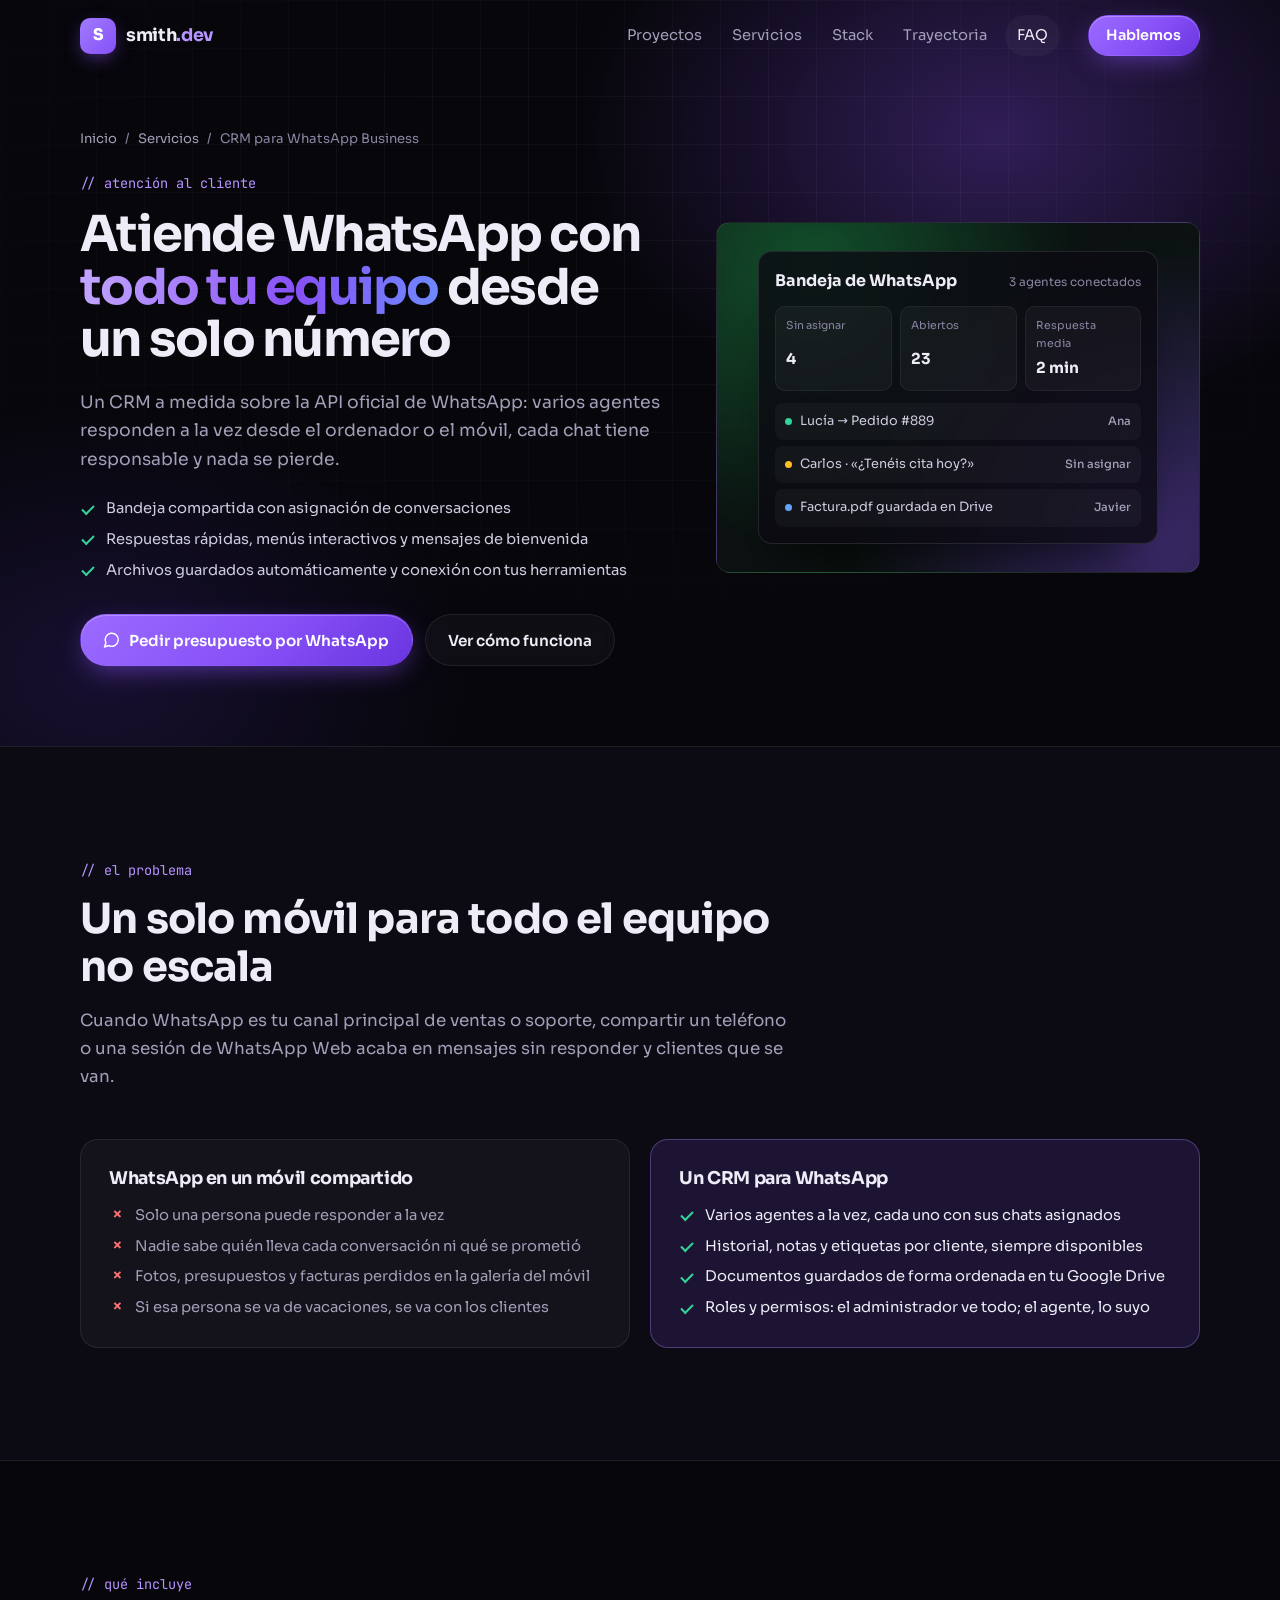
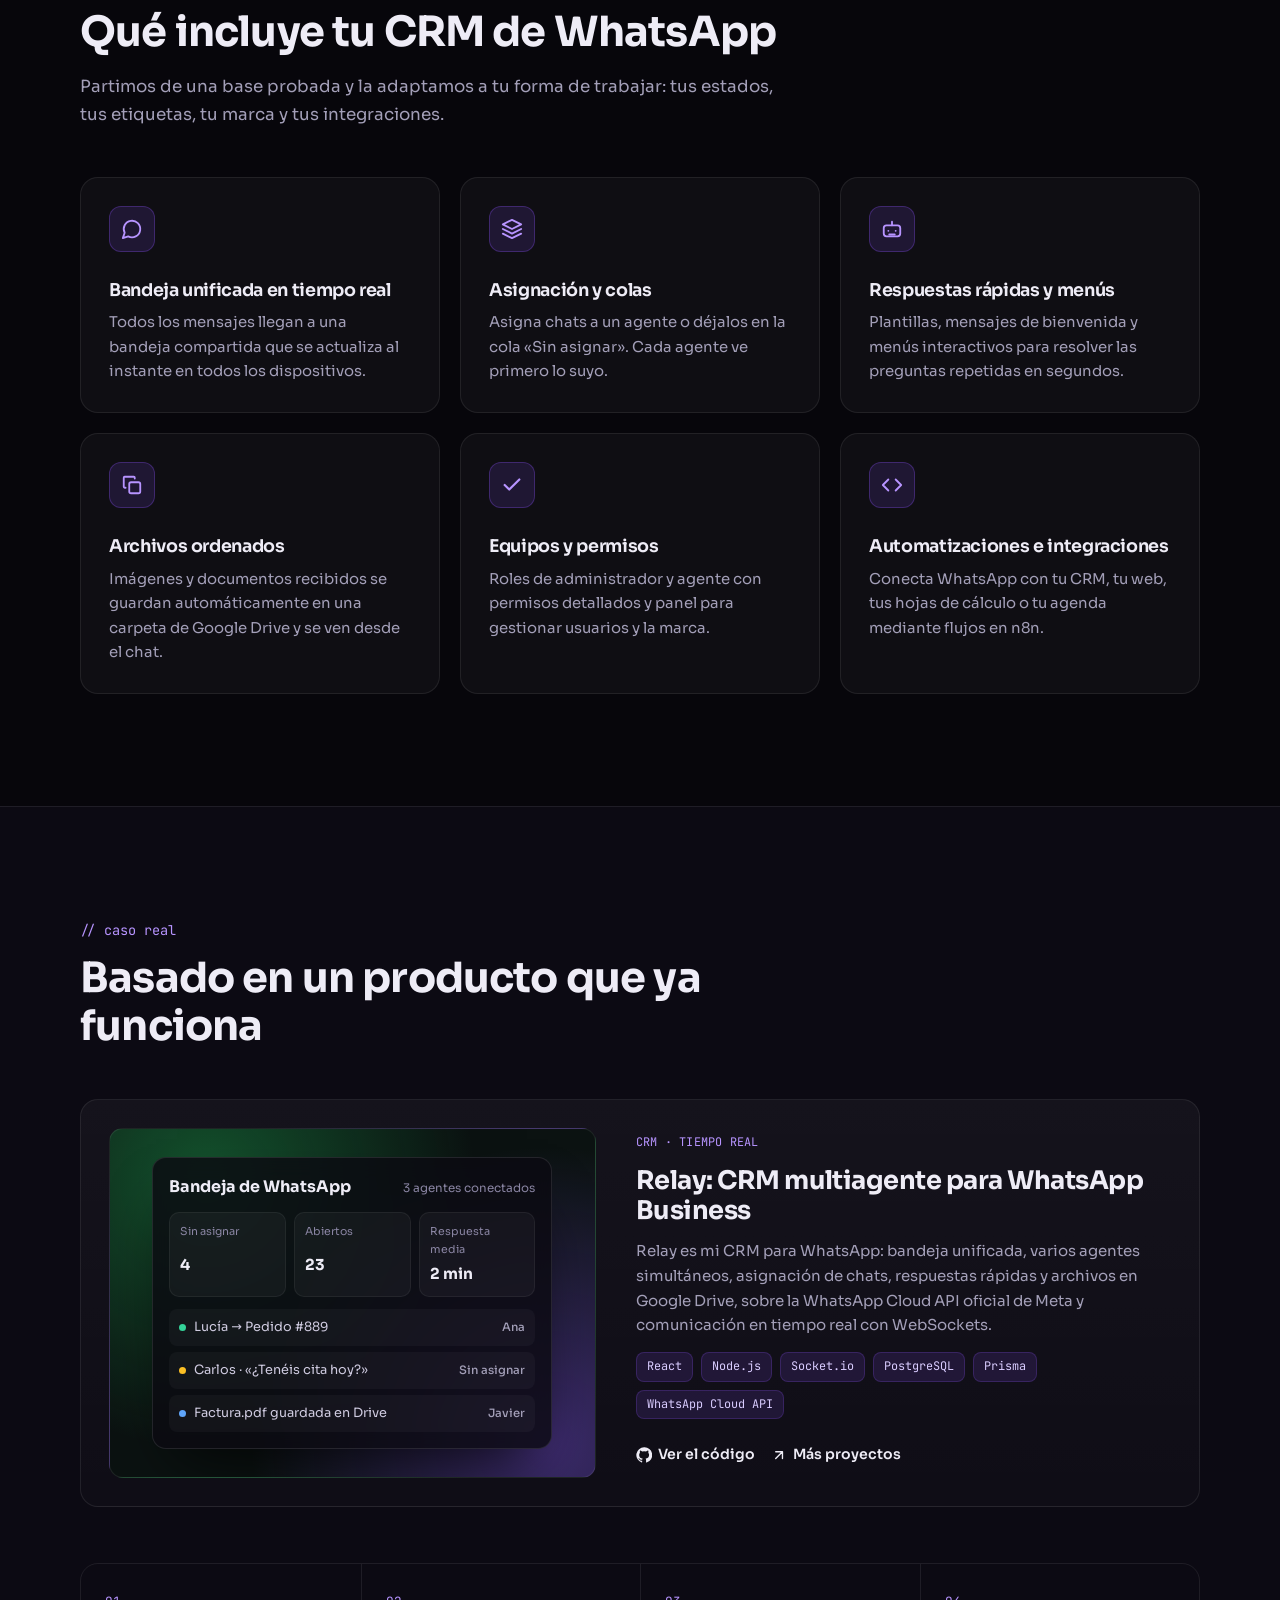
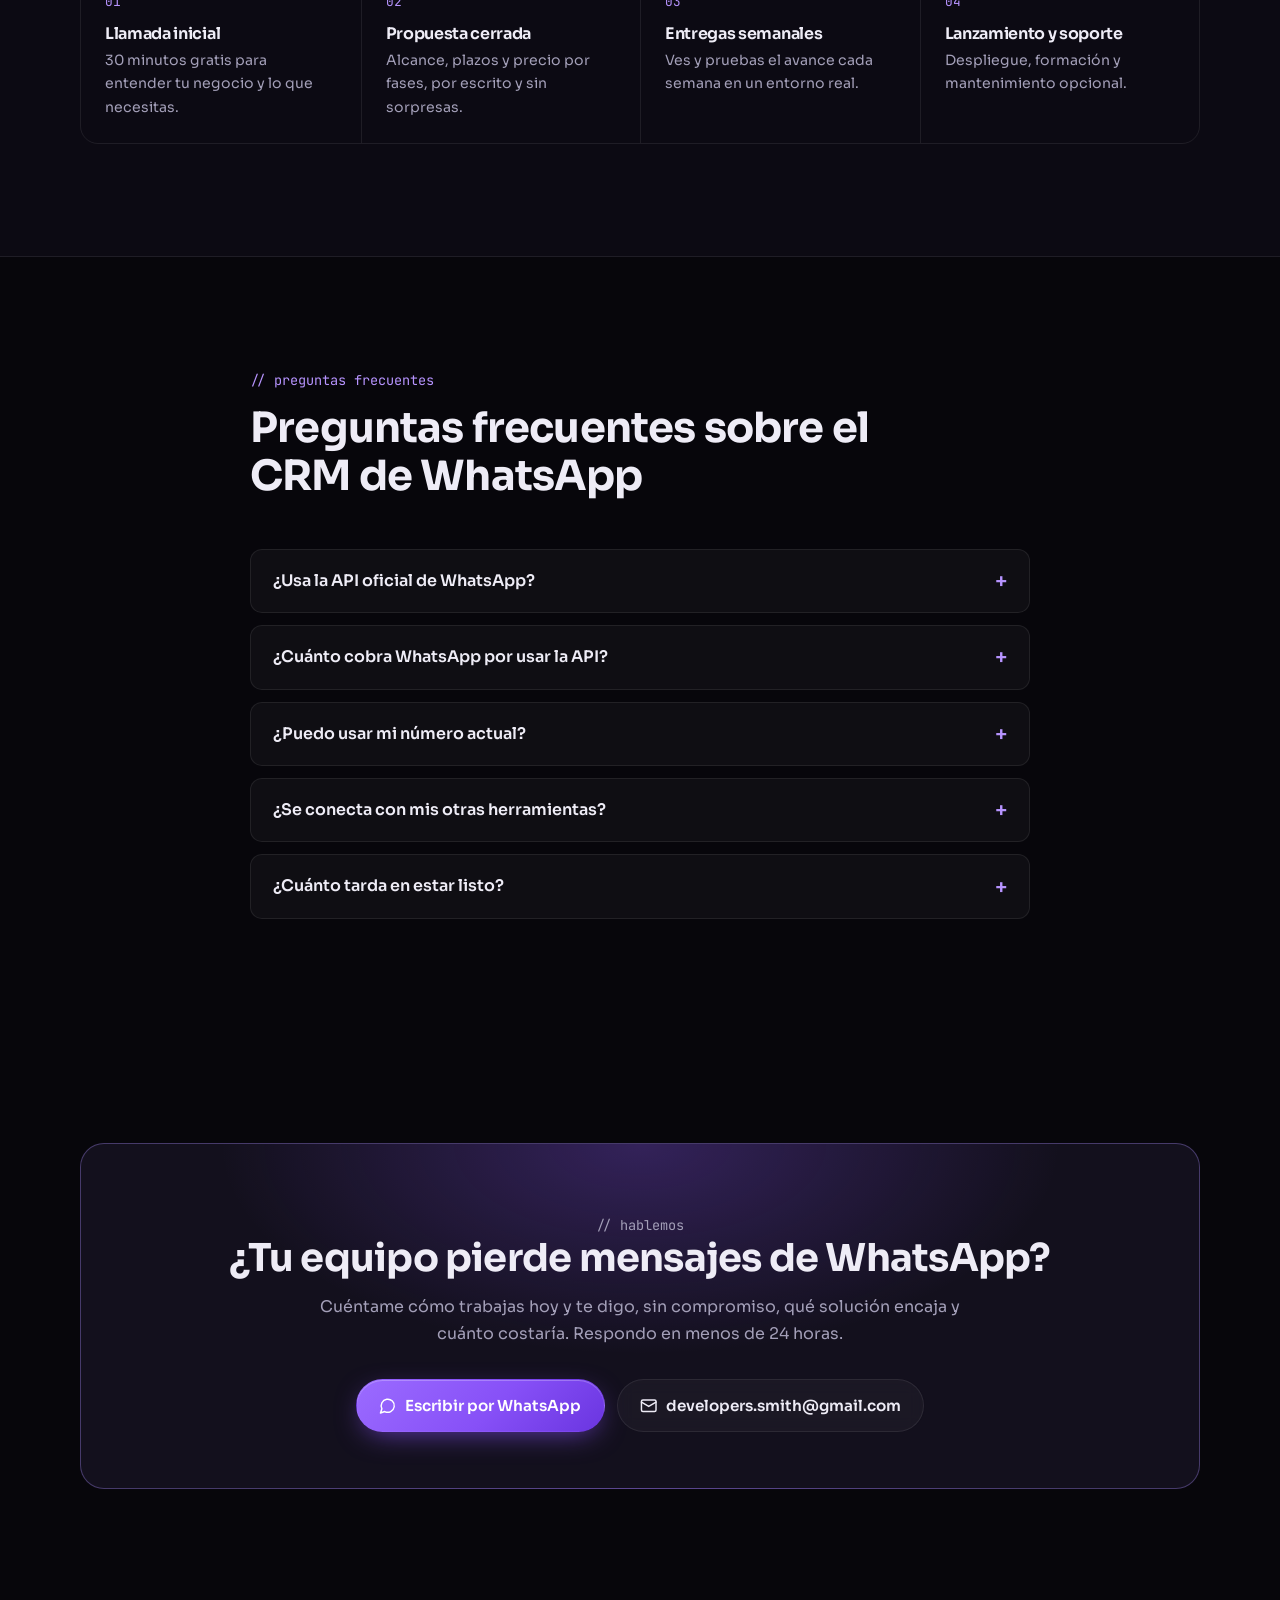
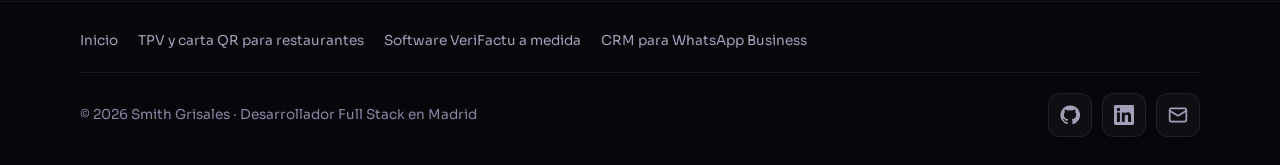
<file: crm-whatsapp-business.html>
<!doctype html>
<html lang="es">
<head>
  <meta charset="utf-8">
  <meta name="viewport" content="width=device-width, initial-scale=1">
  <title>CRM para WhatsApp Business multiagente | Smith Grisales</title>
  <meta name="description" content="Atiende WhatsApp con todo tu equipo desde un solo número: bandeja compartida, asignación de chats, respuestas rápidas y automatizaciones. API oficial de Meta.">
  <meta name="author" content="Smith Grisales">
  <meta name="robots" content="index, follow, max-image-preview:large">
  <meta name="theme-color" content="#07060b">
  <script>document.documentElement.classList.add("js")</script>
  <link rel="canonical" href="https://smith-develop.github.io/portafolio_HTML_CSS/crm-whatsapp-business.html">

  <meta property="og:type" content="website">
  <meta property="og:locale" content="es_ES">
  <meta property="og:site_name" content="Smith Grisales · Desarrollador Full Stack">
  <meta property="og:title" content="CRM para WhatsApp Business multiagente | Smith Grisales">
  <meta property="og:description" content="Atiende WhatsApp con todo tu equipo desde un solo número: bandeja compartida, asignación de chats, respuestas rápidas y automatizaciones. API oficial de Meta.">
  <meta property="og:url" content="https://smith-develop.github.io/portafolio_HTML_CSS/crm-whatsapp-business.html">
  <meta property="og:image" content="https://smith-develop.github.io/portafolio_HTML_CSS/assets/img/og-image.jpg">
  <meta property="og:image:width" content="1200">
  <meta property="og:image:height" content="630">
  <meta name="twitter:card" content="summary_large_image">
  <meta name="twitter:title" content="CRM para WhatsApp Business multiagente | Smith Grisales">
  <meta name="twitter:description" content="Atiende WhatsApp con todo tu equipo desde un solo número: bandeja compartida, asignación de chats, respuestas rápidas y automatizaciones. API oficial de Meta.">
  <meta name="twitter:image" content="https://smith-develop.github.io/portafolio_HTML_CSS/assets/img/og-image.jpg">

  <link rel="icon" href="favicon.ico" sizes="any">
  <link rel="apple-touch-icon" href="assets/img/apple-touch-icon.png">
  <link rel="manifest" href="site.webmanifest">

  <link rel="preconnect" href="https://fonts.googleapis.com">
  <link rel="preconnect" href="https://fonts.gstatic.com" crossorigin>
  <link rel="stylesheet" href="https://fonts.googleapis.com/css2?family=JetBrains+Mono:wght@400;500;600&family=Sora:wght@300..800&display=swap">
  <link rel="stylesheet" href="assets/css/styles.css">

  <script type="application/ld+json">
  {
    "@context": "https://schema.org",
    "@graph": [
      {
        "@type": "Service",
        "@id": "https://smith-develop.github.io/portafolio_HTML_CSS/crm-whatsapp-business.html#service",
        "name": "CRM multiagente para WhatsApp Business",
        "serviceType": "Desarrollo de CRM y automatización de WhatsApp",
        "description": "Atiende WhatsApp con todo tu equipo desde un solo número: bandeja compartida, asignación de chats, respuestas rápidas y automatizaciones. API oficial de Meta.",
        "url": "https://smith-develop.github.io/portafolio_HTML_CSS/crm-whatsapp-business.html",
        "provider": {
          "@id": "https://smith-develop.github.io/portafolio_HTML_CSS/#person"
        },
        "areaServed": [
          {
            "@type": "City",
            "name": "Madrid"
          },
          {
            "@type": "Country",
            "name": "España"
          }
        ],
        "availableLanguage": [
          "Spanish",
          "English"
        ]
      },
      {
        "@type": "Person",
        "@id": "https://smith-develop.github.io/portafolio_HTML_CSS/#person",
        "name": "Smith Grisales",
        "jobTitle": "Desarrollador Web Full Stack",
        "url": "https://smith-develop.github.io/portafolio_HTML_CSS/",
        "sameAs": [
          "https://github.com/Smith-Develop",
          "https://www.linkedin.com/in/smith-develop"
        ]
      },
      {
        "@type": "BreadcrumbList",
        "itemListElement": [
          {
            "@type": "ListItem",
            "position": 1,
            "name": "Inicio",
            "item": "https://smith-develop.github.io/portafolio_HTML_CSS/"
          },
          {
            "@type": "ListItem",
            "position": 2,
            "name": "Servicios",
            "item": "https://smith-develop.github.io/portafolio_HTML_CSS/#servicios"
          },
          {
            "@type": "ListItem",
            "position": 3,
            "name": "CRM para WhatsApp Business",
            "item": "https://smith-develop.github.io/portafolio_HTML_CSS/crm-whatsapp-business.html"
          }
        ]
      },
      {
        "@type": "FAQPage",
        "mainEntity": [
          {
            "@type": "Question",
            "name": "¿Usa la API oficial de WhatsApp?",
            "acceptedAnswer": {
              "@type": "Answer",
              "text": "Sí. Trabajo con la WhatsApp Cloud API oficial de Meta, no con extensiones ni trucos sobre WhatsApp Web, que se arriesgan a bloqueos del número."
            }
          },
          {
            "@type": "Question",
            "name": "¿Cuánto cobra WhatsApp por usar la API?",
            "acceptedAnswer": {
              "@type": "Answer",
              "text": "Meta cobra según el tipo de mensaje: las plantillas que inicia la empresa (marketing, avisos, verificación) tienen coste, mientras que responder a un cliente dentro de la ventana de atención es gratuito. Te hago una estimación con tu volumen antes de empezar."
            }
          },
          {
            "@type": "Question",
            "name": "¿Puedo usar mi número actual?",
            "acceptedAnswer": {
              "@type": "Answer",
              "text": "Sí, se puede conectar tu número de empresa. Antes de empezar te explico cómo afecta a su uso en la app de WhatsApp para que elijas la opción que mejor te encaje."
            }
          },
          {
            "@type": "Question",
            "name": "¿Se conecta con mis otras herramientas?",
            "acceptedAnswer": {
              "@type": "Answer",
              "text": "Sí: CRM, tienda online, agenda, hojas de cálculo o tu ERP, mediante integración directa o flujos de automatización con n8n."
            }
          },
          {
            "@type": "Question",
            "name": "¿Cuánto tarda en estar listo?",
            "acceptedAnswer": {
              "@type": "Answer",
              "text": "Partiendo de Relay, una puesta en marcha con tu marca y tus usuarios suele llevar entre 2 y 5 semanas, incluido el alta en la plataforma de Meta."
            }
          }
        ]
      }
    ]
  }
  </script>
</head>

<body>
  <svg width="0" height="0" style="position:absolute" aria-hidden="true">
    <defs>
      <symbol id="i-github" viewBox="0 0 24 24"><path fill="currentColor" d="M12 .5a11.5 11.5 0 0 0-3.64 22.41c.58.1.79-.25.79-.56v-2c-3.2.7-3.87-1.37-3.87-1.37-.53-1.33-1.28-1.69-1.28-1.69-1.05-.71.08-.7.08-.7 1.16.08 1.77 1.19 1.77 1.19 1.03 1.77 2.7 1.26 3.36.96.1-.75.4-1.26.73-1.55-2.56-.29-5.25-1.28-5.25-5.68 0-1.26.45-2.28 1.19-3.09-.12-.29-.52-1.46.11-3.05 0 0 .97-.31 3.17 1.18a11 11 0 0 1 5.77 0c2.2-1.49 3.17-1.18 3.17-1.18.63 1.59.23 2.76.11 3.05.74.81 1.19 1.83 1.19 3.09 0 4.41-2.7 5.38-5.26 5.67.41.36.78 1.06.78 2.14v3.17c0 .31.21.67.8.56A11.5 11.5 0 0 0 12 .5Z"/></symbol>
      <symbol id="i-linkedin" viewBox="0 0 24 24"><path fill="currentColor" d="M20.45 20.45h-3.56v-5.57c0-1.33-.02-3.04-1.85-3.04-1.85 0-2.14 1.45-2.14 2.94v5.67H9.34V9h3.42v1.56h.05c.48-.9 1.64-1.85 3.37-1.85 3.6 0 4.27 2.37 4.27 5.46v6.28ZM5.34 7.43a2.06 2.06 0 1 1 0-4.13 2.06 2.06 0 0 1 0 4.13ZM7.12 20.45H3.56V9h3.56v11.45ZM22.22 0H1.77C.79 0 0 .77 0 1.73v20.54C0 23.23.79 24 1.77 24h20.45c.98 0 1.78-.77 1.78-1.73V1.73C24 .77 23.2 0 22.22 0Z"/></symbol>
      <symbol id="i-mail" viewBox="0 0 24 24"><g fill="none" stroke="currentColor" stroke-width="2" stroke-linecap="round" stroke-linejoin="round"><rect x="2" y="4" width="20" height="16" rx="2"/><path d="m22 7-10 6L2 7"/></g></symbol>
      <symbol id="i-phone" viewBox="0 0 24 24"><path fill="none" stroke="currentColor" stroke-width="2" stroke-linecap="round" stroke-linejoin="round" d="M22 16.92v3a2 2 0 0 1-2.18 2 19.8 19.8 0 0 1-8.63-3.07 19.5 19.5 0 0 1-6-6A19.8 19.8 0 0 1 2.12 4.18 2 2 0 0 1 4.11 2h3a2 2 0 0 1 2 1.72c.13.96.36 1.9.7 2.81a2 2 0 0 1-.45 2.11L8.09 9.91a16 16 0 0 0 6 6l1.27-1.27a2 2 0 0 1 2.11-.45c.91.34 1.85.57 2.81.7A2 2 0 0 1 22 16.92Z"/></symbol>
      <symbol id="i-chat" viewBox="0 0 24 24"><path fill="none" stroke="currentColor" stroke-width="2" stroke-linecap="round" stroke-linejoin="round" d="M7.9 20A9 9 0 1 0 4 16.1L2 22Z"/></symbol>
      <symbol id="i-pin" viewBox="0 0 24 24"><g fill="none" stroke="currentColor" stroke-width="2" stroke-linecap="round" stroke-linejoin="round"><path d="M20 10c0 6-8 12-8 12S4 16 4 10a8 8 0 0 1 16 0Z"/><circle cx="12" cy="10" r="3"/></g></symbol>
      <symbol id="i-arrow" viewBox="0 0 24 24"><path fill="none" stroke="currentColor" stroke-width="2" stroke-linecap="round" stroke-linejoin="round" d="M7 17 17 7M7 7h10v10"/></symbol>
      <symbol id="i-menu" viewBox="0 0 24 24"><path fill="none" stroke="currentColor" stroke-width="2" stroke-linecap="round" d="M4 7h16M4 12h16M4 17h16"/></symbol>
      <symbol id="i-close" viewBox="0 0 24 24"><path fill="none" stroke="currentColor" stroke-width="2" stroke-linecap="round" d="M6 6l12 12M18 6 6 18"/></symbol>
      <symbol id="i-code" viewBox="0 0 24 24"><path fill="none" stroke="currentColor" stroke-width="2" stroke-linecap="round" stroke-linejoin="round" d="m16 18 6-6-6-6M8 6l-6 6 6 6"/></symbol>
      <symbol id="i-layers" viewBox="0 0 24 24"><path fill="none" stroke="currentColor" stroke-width="2" stroke-linecap="round" stroke-linejoin="round" d="m12 2 10 5-10 5L2 7Zm-10 10 10 5 10-5M2 17l10 5 10-5"/></symbol>
      <symbol id="i-store" viewBox="0 0 24 24"><path fill="none" stroke="currentColor" stroke-width="2" stroke-linecap="round" stroke-linejoin="round" d="M3 9 4.5 4h15L21 9M3 9v11h18V9M3 9h18M9 20v-6h6v6"/></symbol>
      <symbol id="i-bot" viewBox="0 0 24 24"><g fill="none" stroke="currentColor" stroke-width="2" stroke-linecap="round" stroke-linejoin="round"><rect x="3" y="8" width="18" height="12" rx="3"/><path d="M12 8V4M8 14h.01M16 14h.01M9 18h6"/></g></symbol>
      <symbol id="i-phone-app" viewBox="0 0 24 24"><g fill="none" stroke="currentColor" stroke-width="2" stroke-linecap="round" stroke-linejoin="round"><rect x="6" y="2" width="12" height="20" rx="3"/><path d="M11 18h2"/></g></symbol>
      <symbol id="i-search" viewBox="0 0 24 24"><g fill="none" stroke="currentColor" stroke-width="2" stroke-linecap="round" stroke-linejoin="round"><circle cx="11" cy="11" r="7"/><path d="m21 21-4.3-4.3"/></g></symbol>
      <symbol id="i-check" viewBox="0 0 24 24"><path fill="none" stroke="currentColor" stroke-width="2.4" stroke-linecap="round" stroke-linejoin="round" d="M20 6 9 17l-5-5"/></symbol>
      <symbol id="i-copy" viewBox="0 0 24 24"><g fill="none" stroke="currentColor" stroke-width="2" stroke-linecap="round" stroke-linejoin="round"><rect x="9" y="9" width="12" height="12" rx="2"/><path d="M5 15H4a1 1 0 0 1-1-1V4a1 1 0 0 1 1-1h10a1 1 0 0 1 1 1v1"/></g></symbol>
    </defs>
  </svg>

  <a class="skip-link" href="#contenido">Saltar al contenido</a>

  <header class="site-header" id="top">
    <nav class="nav container" aria-label="Principal">
      <a class="brand" href="./" aria-label="Smith Grisales, inicio">
        <span class="brand-mark" aria-hidden="true">S</span>
        <span class="brand-name">smith<span>.dev</span></span>
      </a>

      <button class="nav-toggle" type="button" aria-expanded="false" aria-controls="nav-menu" aria-label="Abrir menú">
        <svg class="icon"><use href="#i-menu"/></svg>
      </button>

      <div class="nav-menu" id="nav-menu">
        <ul class="nav-links">
          <li><a href="./#proyectos">Proyectos</a></li>
          <li><a href="./#servicios">Servicios</a></li>
          <li><a href="./#stack">Stack</a></li>
          <li><a href="./#trayectoria">Trayectoria</a></li>
          <li><a href="#faq">FAQ</a></li>
        </ul>
        <a class="btn btn-primary btn-sm" href="#contacto">Hablemos</a>
      </div>
    </nav>
  </header>

  <main id="contenido">

    <section class="hero page-hero" aria-labelledby="hero-title">
      <div class="hero-bg" aria-hidden="true"></div>
      <div class="container hero-grid">
        <div class="hero-copy">
          <nav aria-label="Ruta de navegación">
            <ol class="breadcrumb">
              <li><a href="./">Inicio</a></li>
              <li><a href="./#servicios">Servicios</a></li>
              <li aria-current="page">CRM para WhatsApp Business</li>
            </ol>
          </nav>
          <p class="eyebrow mono">// atención al cliente</p>
          <h1 id="hero-title">Atiende WhatsApp con <span class="grad">todo tu equipo</span> desde un solo número</h1>
          <p class="hero-lead">Un CRM a medida sobre la API oficial de WhatsApp: varios agentes responden a la vez desde el ordenador o el móvil, cada chat tiene responsable y nada se pierde.</p>
          <ul class="highlights hero-points">
            <li>Bandeja compartida con asignación de conversaciones</li>
            <li>Respuestas rápidas, menús interactivos y mensajes de bienvenida</li>
            <li>Archivos guardados automáticamente y conexión con tus herramientas</li>
          </ul>
          <div class="hero-cta">
            <a class="btn btn-primary" href="https://wa.me/34613203129?text=Hola%20Smith%2C%20me%20interesa%20un%20CRM%20para%20atender%20WhatsApp%20con%20mi%20equipo." target="_blank" rel="noopener"><svg class="icon"><use href="#i-chat"/></svg> Pedir presupuesto por WhatsApp</a>
            <a class="btn btn-ghost" href="#como-funciona">Ver cómo funciona</a>
          </div>
        </div>
        <div class="project-visual visual-relay" aria-hidden="true">
            <div class="mock">
              <div class="mock-top"><b>Bandeja de WhatsApp</b><span>3 agentes conectados</span></div>
              <div class="mock-kpis"><span><em>Sin asignar</em>4</span><span><em>Abiertos</em>23</span><span><em>Respuesta media</em>2 min</span></div>
              <div class="mock-rows">
                <p><i class="ok"></i>Lucía → Pedido #889 <b>Ana</b></p>
                <p><i class="warn"></i>Carlos · «¿Tenéis cita hoy?» <b>Sin asignar</b></p>
                <p><i class="info"></i>Factura.pdf guardada en Drive <b>Javier</b></p>
              </div>
            </div>
        </div>
      </div>
    </section>

    <section class="section section--alt" aria-labelledby="problema-title">
      <div class="container">
        <header class="section-head">
          <p class="eyebrow mono">// el problema</p>
          <h2 id="problema-title">Un solo móvil para todo el equipo no escala</h2>
          <p>Cuando WhatsApp es tu canal principal de ventas o soporte, compartir un teléfono o una sesión de WhatsApp Web acaba en mensajes sin responder y clientes que se van.</p>
        </header>
        <div class="compare">
          <div class="reveal">
            <h3>WhatsApp en un móvil compartido</h3>
            <ul class="cons">
              <li>Solo una persona puede responder a la vez</li>
              <li>Nadie sabe quién lleva cada conversación ni qué se prometió</li>
              <li>Fotos, presupuestos y facturas perdidos en la galería del móvil</li>
              <li>Si esa persona se va de vacaciones, se va con los clientes</li>
            </ul>
          </div>
          <div class="is-good reveal">
            <h3>Un CRM para WhatsApp</h3>
            <ul class="highlights">
              <li>Varios agentes a la vez, cada uno con sus chats asignados</li>
              <li>Historial, notas y etiquetas por cliente, siempre disponibles</li>
              <li>Documentos guardados de forma ordenada en tu Google Drive</li>
              <li>Roles y permisos: el administrador ve todo; el agente, lo suyo</li>
            </ul>
          </div>
        </div>

      </div>
    </section>

    <section class="section" id="como-funciona" aria-labelledby="funciones-title">
      <div class="container">
        <header class="section-head">
          <p class="eyebrow mono">// qué incluye</p>
          <h2 id="funciones-title">Qué incluye tu CRM de WhatsApp</h2>
          <p>Partimos de una base probada y la adaptamos a tu forma de trabajar: tus estados, tus etiquetas, tu marca y tus integraciones.</p>
        </header>
        <div class="services">
          <article class="service reveal">
            <svg class="icon service-icon"><use href="#i-chat"/></svg>
            <h3>Bandeja unificada en tiempo real</h3>
            <p>Todos los mensajes llegan a una bandeja compartida que se actualiza al instante en todos los dispositivos.</p>
          </article>
          <article class="service reveal">
            <svg class="icon service-icon"><use href="#i-layers"/></svg>
            <h3>Asignación y colas</h3>
            <p>Asigna chats a un agente o déjalos en la cola «Sin asignar». Cada agente ve primero lo suyo.</p>
          </article>
          <article class="service reveal">
            <svg class="icon service-icon"><use href="#i-bot"/></svg>
            <h3>Respuestas rápidas y menús</h3>
            <p>Plantillas, mensajes de bienvenida y menús interactivos para resolver las preguntas repetidas en segundos.</p>
          </article>
          <article class="service reveal">
            <svg class="icon service-icon"><use href="#i-copy"/></svg>
            <h3>Archivos ordenados</h3>
            <p>Imágenes y documentos recibidos se guardan automáticamente en una carpeta de Google Drive y se ven desde el chat.</p>
          </article>
          <article class="service reveal">
            <svg class="icon service-icon"><use href="#i-check"/></svg>
            <h3>Equipos y permisos</h3>
            <p>Roles de administrador y agente con permisos detallados y panel para gestionar usuarios y la marca.</p>
          </article>
          <article class="service reveal">
            <svg class="icon service-icon"><use href="#i-code"/></svg>
            <h3>Automatizaciones e integraciones</h3>
            <p>Conecta WhatsApp con tu CRM, tu web, tus hojas de cálculo o tu agenda mediante flujos en n8n.</p>
          </article>
        </div>
      </div>
    </section>

    <section class="section section--alt" aria-labelledby="caso-title">
      <div class="container">
        <header class="section-head">
          <p class="eyebrow mono">// caso real</p>
          <h2 id="caso-title">Basado en un producto que ya funciona</h2>
        </header>
        <article class="case reveal">
          <div class="project-visual visual-relay" aria-hidden="true">
            <div class="mock">
              <div class="mock-top"><b>Bandeja de WhatsApp</b><span>3 agentes conectados</span></div>
              <div class="mock-kpis"><span><em>Sin asignar</em>4</span><span><em>Abiertos</em>23</span><span><em>Respuesta media</em>2 min</span></div>
              <div class="mock-rows">
                <p><i class="ok"></i>Lucía → Pedido #889 <b>Ana</b></p>
                <p><i class="warn"></i>Carlos · «¿Tenéis cita hoy?» <b>Sin asignar</b></p>
                <p><i class="info"></i>Factura.pdf guardada en Drive <b>Javier</b></p>
              </div>
            </div>
          </div>
          <div class="project-body">
            <p class="project-kicker mono">CRM · Tiempo real</p>
            <h3>Relay: CRM multiagente para WhatsApp Business</h3>
            <p>Relay es mi CRM para WhatsApp: bandeja unificada, varios agentes simultáneos, asignación de chats, respuestas rápidas y archivos en Google Drive, sobre la WhatsApp Cloud API oficial de Meta y comunicación en tiempo real con WebSockets.</p>
            <ul class="tags" aria-label="Tecnologías"><li>React</li><li>Node.js</li><li>Socket.io</li><li>PostgreSQL</li><li>Prisma</li><li>WhatsApp Cloud API</li></ul>
            <div class="project-links">
              <a href="https://github.com/Smith-Develop/Relay" target="_blank" rel="noopener"><svg class="icon"><use href="#i-github"/></svg> Ver el código</a>
              <a href="./#proyectos"><svg class="icon"><use href="#i-arrow"/></svg> Más proyectos</a>
            </div>
          </div>
        </article>

        <ol class="process" aria-label="Cómo trabajo">
          <li><span class="mono">01</span><h3>Llamada inicial</h3><p>30 minutos gratis para entender tu negocio y lo que necesitas.</p></li>
          <li><span class="mono">02</span><h3>Propuesta cerrada</h3><p>Alcance, plazos y precio por fases, por escrito y sin sorpresas.</p></li>
          <li><span class="mono">03</span><h3>Entregas semanales</h3><p>Ves y pruebas el avance cada semana en un entorno real.</p></li>
          <li><span class="mono">04</span><h3>Lanzamiento y soporte</h3><p>Despliegue, formación y mantenimiento opcional.</p></li>
        </ol>
      </div>
    </section>

    <section class="section" id="faq" aria-labelledby="faq-title">
      <div class="container container--narrow">
        <header class="section-head">
          <p class="eyebrow mono">// preguntas frecuentes</p>
          <h2 id="faq-title">Preguntas frecuentes sobre el CRM de WhatsApp</h2>
        </header>
        <div class="faq">
          <details>
            <summary>¿Usa la API oficial de WhatsApp?</summary>
            <p>Sí. Trabajo con la WhatsApp Cloud API oficial de Meta, no con extensiones ni trucos sobre WhatsApp Web, que se arriesgan a bloqueos del número.</p>
          </details>
          <details>
            <summary>¿Cuánto cobra WhatsApp por usar la API?</summary>
            <p>Meta cobra según el tipo de mensaje: las plantillas que inicia la empresa (marketing, avisos, verificación) tienen coste, mientras que responder a un cliente dentro de la ventana de atención es gratuito. Te hago una estimación con tu volumen antes de empezar.</p>
          </details>
          <details>
            <summary>¿Puedo usar mi número actual?</summary>
            <p>Sí, se puede conectar tu número de empresa. Antes de empezar te explico cómo afecta a su uso en la app de WhatsApp para que elijas la opción que mejor te encaje.</p>
          </details>
          <details>
            <summary>¿Se conecta con mis otras herramientas?</summary>
            <p>Sí: CRM, tienda online, agenda, hojas de cálculo o tu ERP, mediante integración directa o flujos de automatización con n8n.</p>
          </details>
          <details>
            <summary>¿Cuánto tarda en estar listo?</summary>
            <p>Partiendo de Relay, una puesta en marcha con tu marca y tus usuarios suele llevar entre 2 y 5 semanas, incluido el alta en la plataforma de Meta.</p>
          </details>
        </div>
      </div>
    </section>

    <section class="section" id="contacto" aria-labelledby="contacto-title">
      <div class="container">
        <div class="cta-band">
          <p class="eyebrow mono">// hablemos</p>
          <h2 id="contacto-title">¿Tu equipo pierde mensajes de WhatsApp?</h2>
          <p>Cuéntame cómo trabajas hoy y te digo, sin compromiso, qué solución encaja y cuánto costaría. Respondo en menos de 24 horas.</p>
          <div class="hero-cta">
            <a class="btn btn-primary" href="https://wa.me/34613203129?text=Hola%20Smith%2C%20me%20interesa%20un%20CRM%20para%20atender%20WhatsApp%20con%20mi%20equipo." target="_blank" rel="noopener"><svg class="icon"><use href="#i-chat"/></svg> Escribir por WhatsApp</a>
            <a class="btn btn-ghost" href="mailto:developers.smith@gmail.com?subject=CRM%20para%20WhatsApp%20Business"><svg class="icon"><use href="#i-mail"/></svg> developers.smith@gmail.com</a>
          </div>
        </div>
      </div>
    </section>
  </main>

  <footer class="site-footer">
    <div class="container footer-inner">
      <nav class="footer-links" aria-label="Servicios">
        <a href="./">Inicio</a>
        <a href="tpv-restaurantes-madrid.html">TPV y carta QR para restaurantes</a>
        <a href="software-verifactu-a-medida.html">Software VeriFactu a medida</a>
        <a href="crm-whatsapp-business.html">CRM para WhatsApp Business</a>
      </nav>
      <p>© <span id="year">2026</span> Smith Grisales · Desarrollador Full Stack en Madrid</p>
      <ul class="hero-social" aria-label="Perfiles">
        <li><a href="https://github.com/Smith-Develop" target="_blank" rel="noopener me" aria-label="GitHub"><svg class="icon"><use href="#i-github"/></svg></a></li>
        <li><a href="https://www.linkedin.com/in/smith-develop" target="_blank" rel="noopener me" aria-label="LinkedIn"><svg class="icon"><use href="#i-linkedin"/></svg></a></li>
        <li><a href="mailto:developers.smith@gmail.com" aria-label="Correo electrónico"><svg class="icon"><use href="#i-mail"/></svg></a></li>
      </ul>
    </div>
  </footer>

  <script src="assets/js/main.js" defer></script>
</body>
</html>
</file>
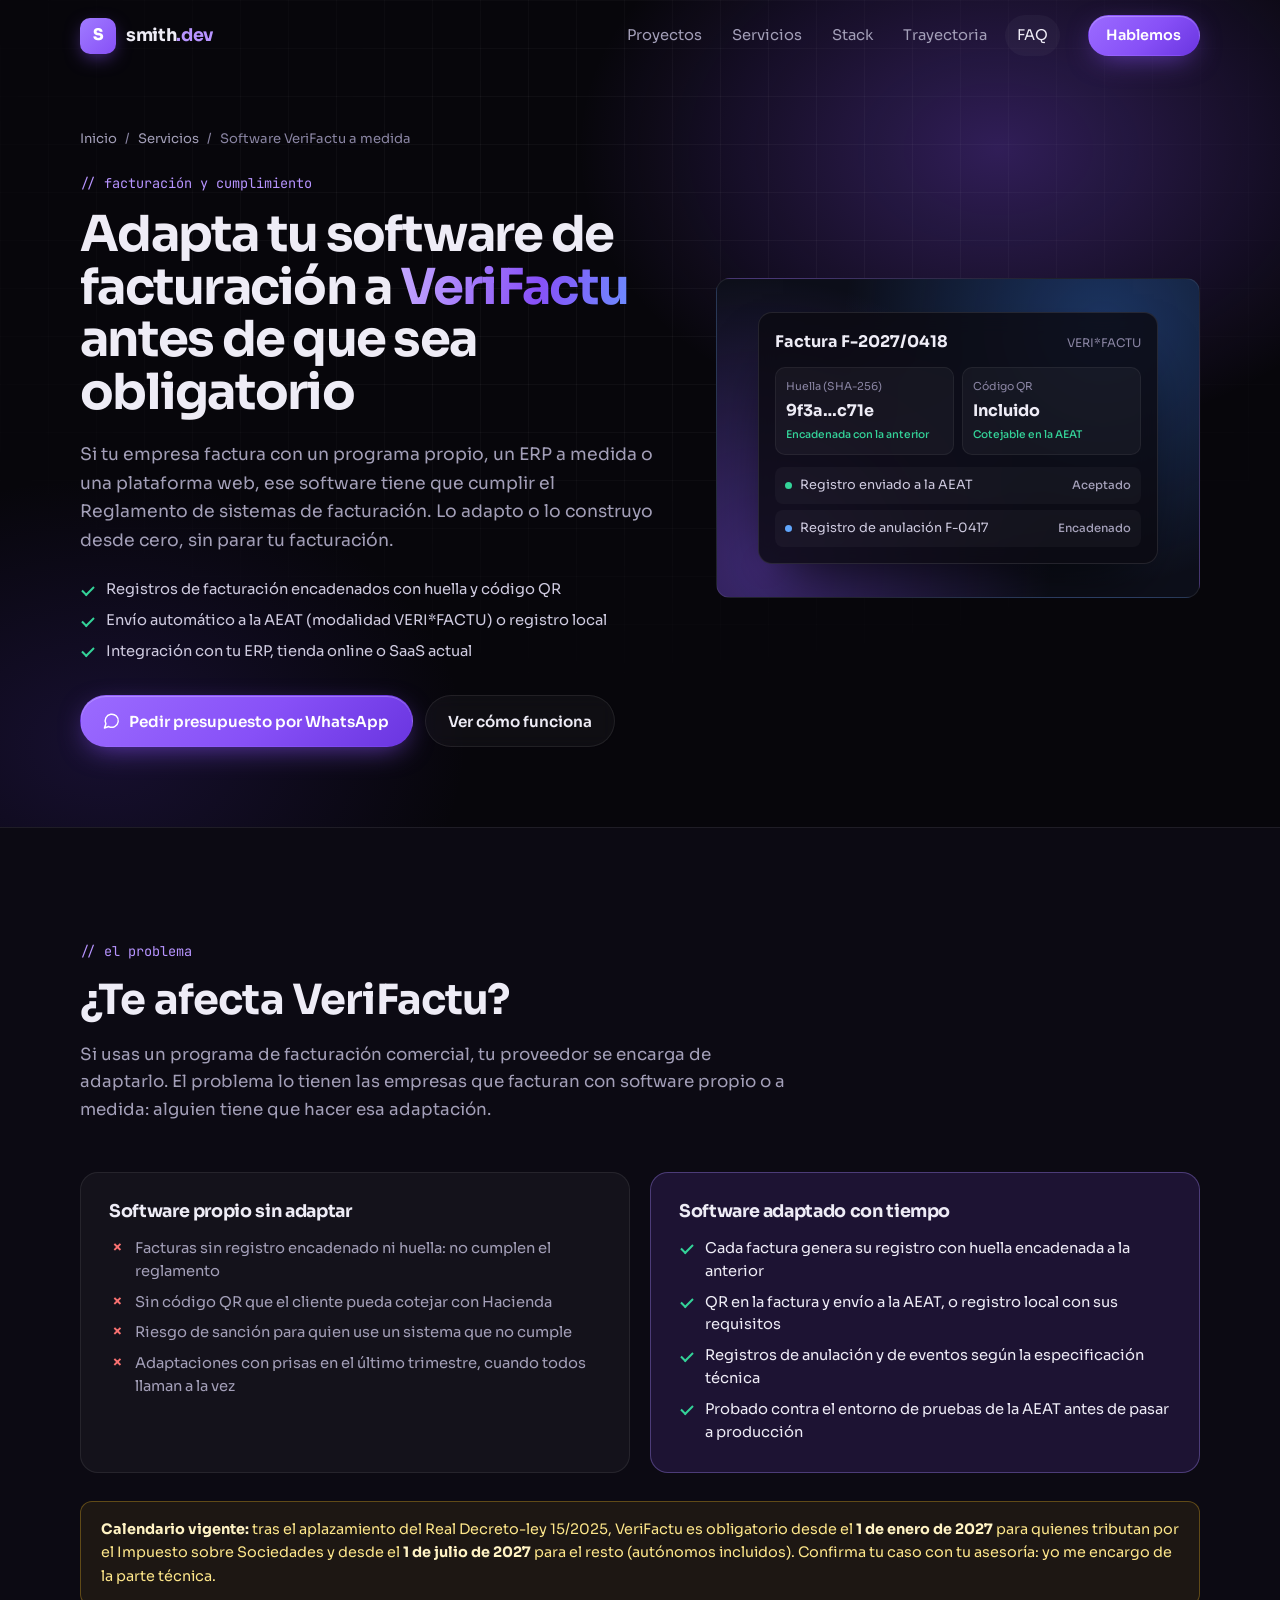
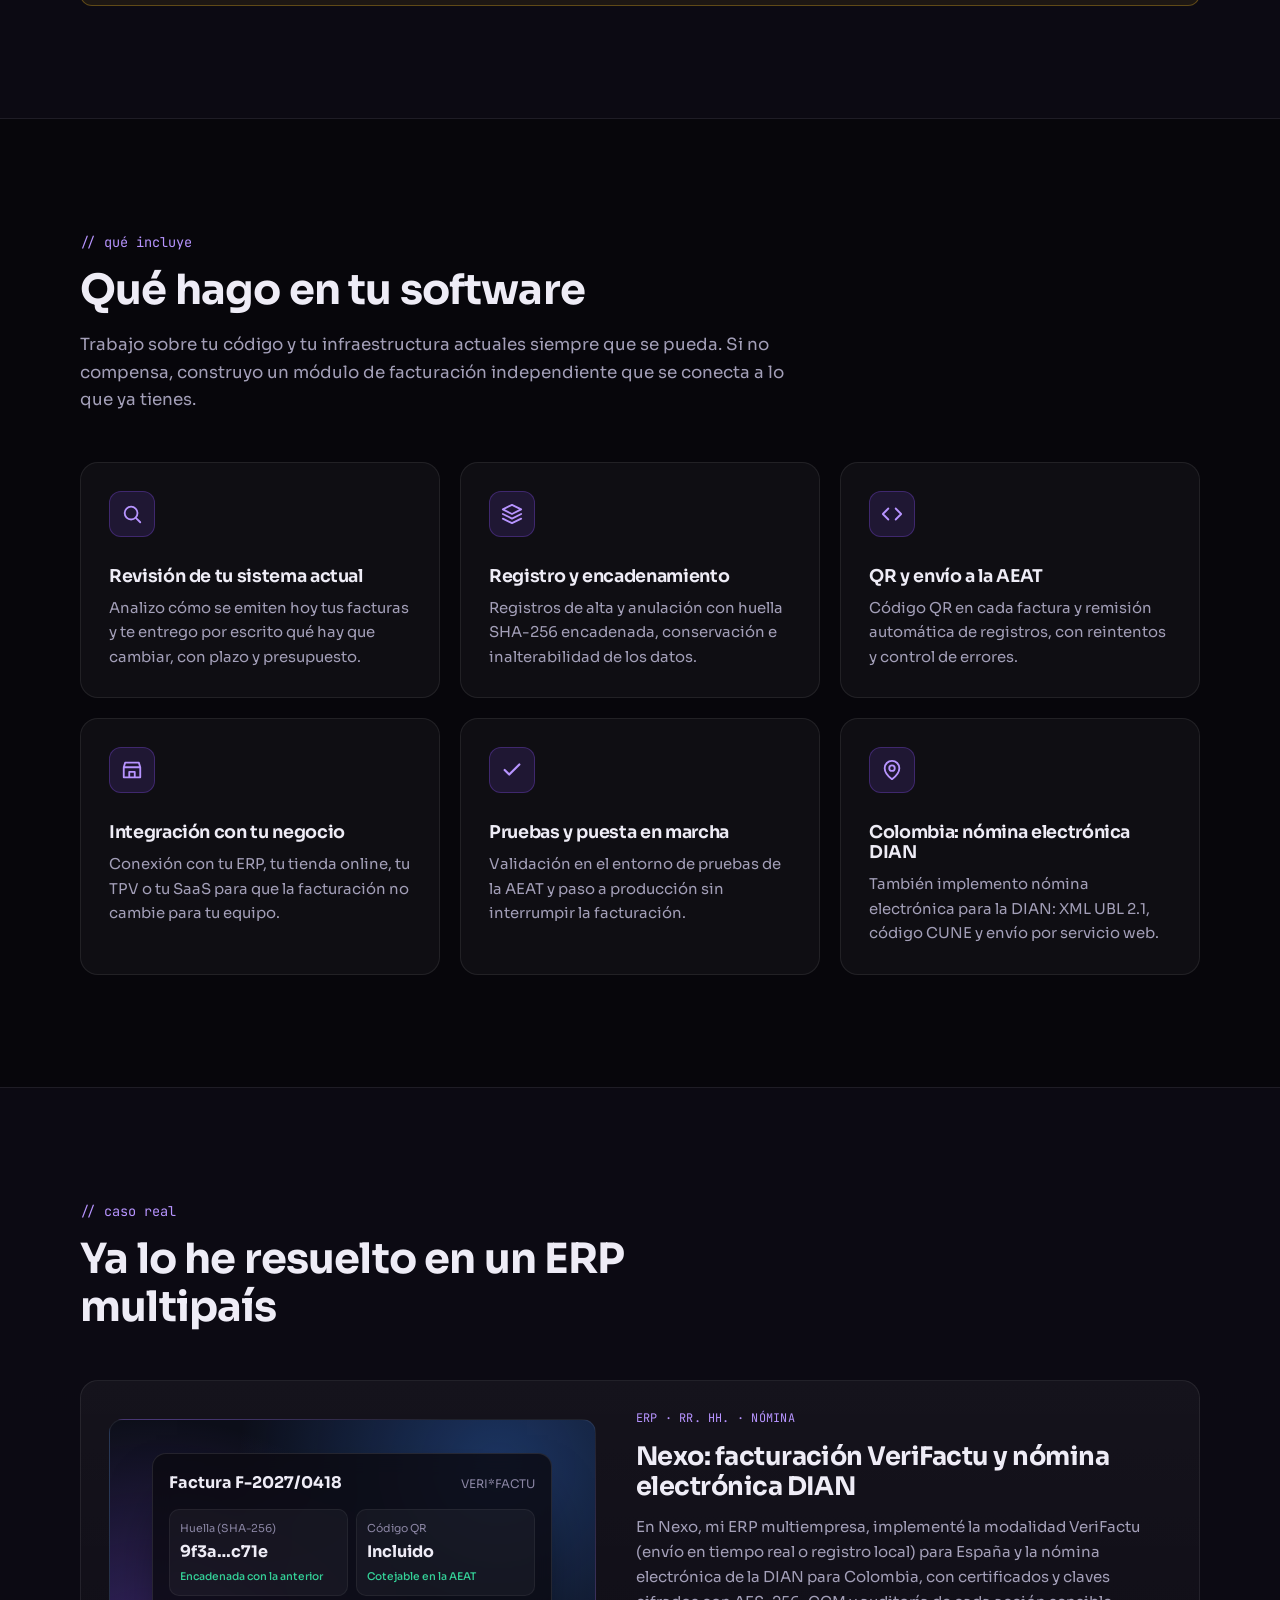
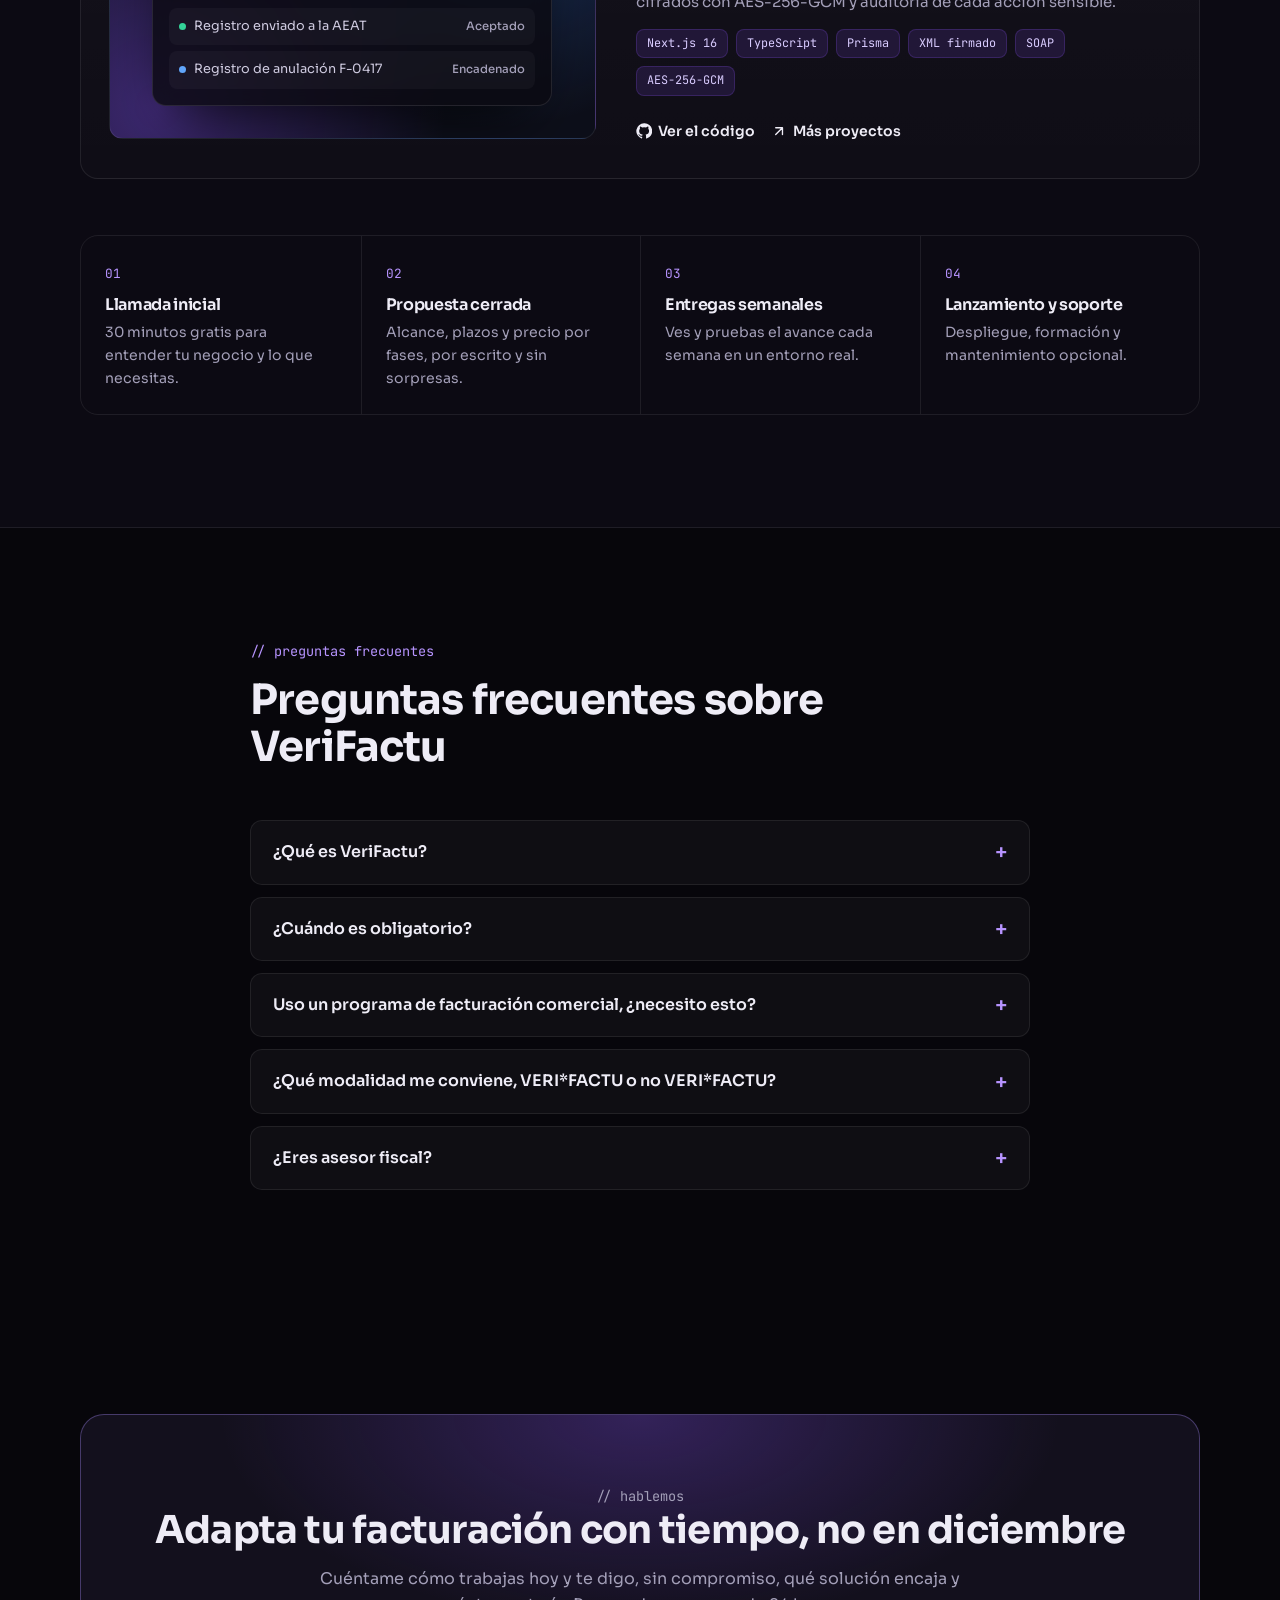
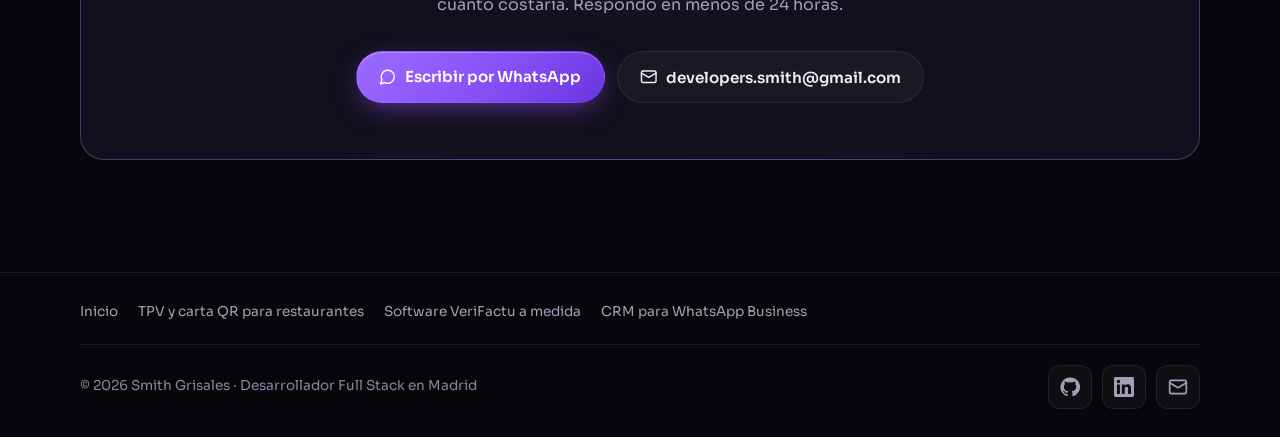
<file: software-verifactu-a-medida.html>
<!doctype html>
<html lang="es">
<head>
  <meta charset="utf-8">
  <meta name="viewport" content="width=device-width, initial-scale=1">
  <title>Software VeriFactu a medida en Madrid | Smith Grisales</title>
  <meta name="description" content="Adapto tu ERP, app o software de facturación propio a VeriFactu: registros encadenados, código QR y envío a la AEAT. También nómina electrónica DIAN en Colombia.">
  <meta name="author" content="Smith Grisales">
  <meta name="robots" content="index, follow, max-image-preview:large">
  <meta name="theme-color" content="#07060b">
  <script>document.documentElement.classList.add("js")</script>
  <link rel="canonical" href="https://smith-develop.github.io/portafolio_HTML_CSS/software-verifactu-a-medida.html">

  <meta property="og:type" content="website">
  <meta property="og:locale" content="es_ES">
  <meta property="og:site_name" content="Smith Grisales · Desarrollador Full Stack">
  <meta property="og:title" content="Software VeriFactu a medida en Madrid | Smith Grisales">
  <meta property="og:description" content="Adapto tu ERP, app o software de facturación propio a VeriFactu: registros encadenados, código QR y envío a la AEAT. También nómina electrónica DIAN en Colombia.">
  <meta property="og:url" content="https://smith-develop.github.io/portafolio_HTML_CSS/software-verifactu-a-medida.html">
  <meta property="og:image" content="https://smith-develop.github.io/portafolio_HTML_CSS/assets/img/og-image.jpg">
  <meta property="og:image:width" content="1200">
  <meta property="og:image:height" content="630">
  <meta name="twitter:card" content="summary_large_image">
  <meta name="twitter:title" content="Software VeriFactu a medida en Madrid | Smith Grisales">
  <meta name="twitter:description" content="Adapto tu ERP, app o software de facturación propio a VeriFactu: registros encadenados, código QR y envío a la AEAT. También nómina electrónica DIAN en Colombia.">
  <meta name="twitter:image" content="https://smith-develop.github.io/portafolio_HTML_CSS/assets/img/og-image.jpg">

  <link rel="icon" href="favicon.ico" sizes="any">
  <link rel="apple-touch-icon" href="assets/img/apple-touch-icon.png">
  <link rel="manifest" href="site.webmanifest">

  <link rel="preconnect" href="https://fonts.googleapis.com">
  <link rel="preconnect" href="https://fonts.gstatic.com" crossorigin>
  <link rel="stylesheet" href="https://fonts.googleapis.com/css2?family=JetBrains+Mono:wght@400;500;600&family=Sora:wght@300..800&display=swap">
  <link rel="stylesheet" href="assets/css/styles.css">

  <script type="application/ld+json">
  {
    "@context": "https://schema.org",
    "@graph": [
      {
        "@type": "Service",
        "@id": "https://smith-develop.github.io/portafolio_HTML_CSS/software-verifactu-a-medida.html#service",
        "name": "Adaptación de software de facturación a VeriFactu",
        "serviceType": "Desarrollo de software de facturación",
        "description": "Adapto tu ERP, app o software de facturación propio a VeriFactu: registros encadenados, código QR y envío a la AEAT. También nómina electrónica DIAN en Colombia.",
        "url": "https://smith-develop.github.io/portafolio_HTML_CSS/software-verifactu-a-medida.html",
        "provider": {
          "@id": "https://smith-develop.github.io/portafolio_HTML_CSS/#person"
        },
        "areaServed": [
          {
            "@type": "City",
            "name": "Madrid"
          },
          {
            "@type": "Country",
            "name": "España"
          },
          {
            "@type": "Country",
            "name": "Colombia"
          }
        ],
        "availableLanguage": [
          "Spanish",
          "English"
        ]
      },
      {
        "@type": "Person",
        "@id": "https://smith-develop.github.io/portafolio_HTML_CSS/#person",
        "name": "Smith Grisales",
        "jobTitle": "Desarrollador Web Full Stack",
        "url": "https://smith-develop.github.io/portafolio_HTML_CSS/",
        "sameAs": [
          "https://github.com/Smith-Develop",
          "https://www.linkedin.com/in/smith-develop"
        ]
      },
      {
        "@type": "BreadcrumbList",
        "itemListElement": [
          {
            "@type": "ListItem",
            "position": 1,
            "name": "Inicio",
            "item": "https://smith-develop.github.io/portafolio_HTML_CSS/"
          },
          {
            "@type": "ListItem",
            "position": 2,
            "name": "Servicios",
            "item": "https://smith-develop.github.io/portafolio_HTML_CSS/#servicios"
          },
          {
            "@type": "ListItem",
            "position": 3,
            "name": "Software VeriFactu a medida",
            "item": "https://smith-develop.github.io/portafolio_HTML_CSS/software-verifactu-a-medida.html"
          }
        ]
      },
      {
        "@type": "FAQPage",
        "mainEntity": [
          {
            "@type": "Question",
            "name": "¿Qué es VeriFactu?",
            "acceptedAnswer": {
              "@type": "Answer",
              "text": "Es el sistema que establece el Reglamento de sistemas informáticos de facturación (Real Decreto 1007/2023). Obliga a que el software que emite facturas genere registros inalterables y encadenados, incluya un código QR en cada factura y, en la modalidad VERI*FACTU, envíe esos registros a la Agencia Tributaria."
            }
          },
          {
            "@type": "Question",
            "name": "¿Cuándo es obligatorio?",
            "acceptedAnswer": {
              "@type": "Answer",
              "text": "Según el calendario vigente tras el Real Decreto-ley 15/2025: el 1 de enero de 2027 para los contribuyentes del Impuesto sobre Sociedades y el 1 de julio de 2027 para el resto, autónomos incluidos. Conviene adaptarse antes para probar con calma."
            }
          },
          {
            "@type": "Question",
            "name": "Uso un programa de facturación comercial, ¿necesito esto?",
            "acceptedAnswer": {
              "@type": "Answer",
              "text": "Normalmente no: el fabricante debe adaptarlo y darte su declaración responsable. Este servicio es para empresas con software propio, un ERP a medida o una plataforma web que emite facturas."
            }
          },
          {
            "@type": "Question",
            "name": "¿Qué modalidad me conviene, VERI*FACTU o no VERI*FACTU?",
            "acceptedAnswer": {
              "@type": "Answer",
              "text": "Con VERI*FACTU los registros se envían a la AEAT al momento y algunos requisitos de conservación se simplifican. Sin envío, el sistema debe cumplir requisitos adicionales de registro y firma. Lo valoramos según tu volumen y tu infraestructura."
            }
          },
          {
            "@type": "Question",
            "name": "¿Eres asesor fiscal?",
            "acceptedAnswer": {
              "@type": "Answer",
              "text": "No. Soy desarrollador: implemento la parte técnica según la normativa y las especificaciones publicadas por la AEAT, y trabajo junto a tu asesoría o gestoría para las decisiones fiscales."
            }
          }
        ]
      }
    ]
  }
  </script>
</head>

<body>
  <svg width="0" height="0" style="position:absolute" aria-hidden="true">
    <defs>
      <symbol id="i-github" viewBox="0 0 24 24"><path fill="currentColor" d="M12 .5a11.5 11.5 0 0 0-3.64 22.41c.58.1.79-.25.79-.56v-2c-3.2.7-3.87-1.37-3.87-1.37-.53-1.33-1.28-1.69-1.28-1.69-1.05-.71.08-.7.08-.7 1.16.08 1.77 1.19 1.77 1.19 1.03 1.77 2.7 1.26 3.36.96.1-.75.4-1.26.73-1.55-2.56-.29-5.25-1.28-5.25-5.68 0-1.26.45-2.28 1.19-3.09-.12-.29-.52-1.46.11-3.05 0 0 .97-.31 3.17 1.18a11 11 0 0 1 5.77 0c2.2-1.49 3.17-1.18 3.17-1.18.63 1.59.23 2.76.11 3.05.74.81 1.19 1.83 1.19 3.09 0 4.41-2.7 5.38-5.26 5.67.41.36.78 1.06.78 2.14v3.17c0 .31.21.67.8.56A11.5 11.5 0 0 0 12 .5Z"/></symbol>
      <symbol id="i-linkedin" viewBox="0 0 24 24"><path fill="currentColor" d="M20.45 20.45h-3.56v-5.57c0-1.33-.02-3.04-1.85-3.04-1.85 0-2.14 1.45-2.14 2.94v5.67H9.34V9h3.42v1.56h.05c.48-.9 1.64-1.85 3.37-1.85 3.6 0 4.27 2.37 4.27 5.46v6.28ZM5.34 7.43a2.06 2.06 0 1 1 0-4.13 2.06 2.06 0 0 1 0 4.13ZM7.12 20.45H3.56V9h3.56v11.45ZM22.22 0H1.77C.79 0 0 .77 0 1.73v20.54C0 23.23.79 24 1.77 24h20.45c.98 0 1.78-.77 1.78-1.73V1.73C24 .77 23.2 0 22.22 0Z"/></symbol>
      <symbol id="i-mail" viewBox="0 0 24 24"><g fill="none" stroke="currentColor" stroke-width="2" stroke-linecap="round" stroke-linejoin="round"><rect x="2" y="4" width="20" height="16" rx="2"/><path d="m22 7-10 6L2 7"/></g></symbol>
      <symbol id="i-phone" viewBox="0 0 24 24"><path fill="none" stroke="currentColor" stroke-width="2" stroke-linecap="round" stroke-linejoin="round" d="M22 16.92v3a2 2 0 0 1-2.18 2 19.8 19.8 0 0 1-8.63-3.07 19.5 19.5 0 0 1-6-6A19.8 19.8 0 0 1 2.12 4.18 2 2 0 0 1 4.11 2h3a2 2 0 0 1 2 1.72c.13.96.36 1.9.7 2.81a2 2 0 0 1-.45 2.11L8.09 9.91a16 16 0 0 0 6 6l1.27-1.27a2 2 0 0 1 2.11-.45c.91.34 1.85.57 2.81.7A2 2 0 0 1 22 16.92Z"/></symbol>
      <symbol id="i-chat" viewBox="0 0 24 24"><path fill="none" stroke="currentColor" stroke-width="2" stroke-linecap="round" stroke-linejoin="round" d="M7.9 20A9 9 0 1 0 4 16.1L2 22Z"/></symbol>
      <symbol id="i-pin" viewBox="0 0 24 24"><g fill="none" stroke="currentColor" stroke-width="2" stroke-linecap="round" stroke-linejoin="round"><path d="M20 10c0 6-8 12-8 12S4 16 4 10a8 8 0 0 1 16 0Z"/><circle cx="12" cy="10" r="3"/></g></symbol>
      <symbol id="i-arrow" viewBox="0 0 24 24"><path fill="none" stroke="currentColor" stroke-width="2" stroke-linecap="round" stroke-linejoin="round" d="M7 17 17 7M7 7h10v10"/></symbol>
      <symbol id="i-menu" viewBox="0 0 24 24"><path fill="none" stroke="currentColor" stroke-width="2" stroke-linecap="round" d="M4 7h16M4 12h16M4 17h16"/></symbol>
      <symbol id="i-close" viewBox="0 0 24 24"><path fill="none" stroke="currentColor" stroke-width="2" stroke-linecap="round" d="M6 6l12 12M18 6 6 18"/></symbol>
      <symbol id="i-code" viewBox="0 0 24 24"><path fill="none" stroke="currentColor" stroke-width="2" stroke-linecap="round" stroke-linejoin="round" d="m16 18 6-6-6-6M8 6l-6 6 6 6"/></symbol>
      <symbol id="i-layers" viewBox="0 0 24 24"><path fill="none" stroke="currentColor" stroke-width="2" stroke-linecap="round" stroke-linejoin="round" d="m12 2 10 5-10 5L2 7Zm-10 10 10 5 10-5M2 17l10 5 10-5"/></symbol>
      <symbol id="i-store" viewBox="0 0 24 24"><path fill="none" stroke="currentColor" stroke-width="2" stroke-linecap="round" stroke-linejoin="round" d="M3 9 4.5 4h15L21 9M3 9v11h18V9M3 9h18M9 20v-6h6v6"/></symbol>
      <symbol id="i-bot" viewBox="0 0 24 24"><g fill="none" stroke="currentColor" stroke-width="2" stroke-linecap="round" stroke-linejoin="round"><rect x="3" y="8" width="18" height="12" rx="3"/><path d="M12 8V4M8 14h.01M16 14h.01M9 18h6"/></g></symbol>
      <symbol id="i-phone-app" viewBox="0 0 24 24"><g fill="none" stroke="currentColor" stroke-width="2" stroke-linecap="round" stroke-linejoin="round"><rect x="6" y="2" width="12" height="20" rx="3"/><path d="M11 18h2"/></g></symbol>
      <symbol id="i-search" viewBox="0 0 24 24"><g fill="none" stroke="currentColor" stroke-width="2" stroke-linecap="round" stroke-linejoin="round"><circle cx="11" cy="11" r="7"/><path d="m21 21-4.3-4.3"/></g></symbol>
      <symbol id="i-check" viewBox="0 0 24 24"><path fill="none" stroke="currentColor" stroke-width="2.4" stroke-linecap="round" stroke-linejoin="round" d="M20 6 9 17l-5-5"/></symbol>
      <symbol id="i-copy" viewBox="0 0 24 24"><g fill="none" stroke="currentColor" stroke-width="2" stroke-linecap="round" stroke-linejoin="round"><rect x="9" y="9" width="12" height="12" rx="2"/><path d="M5 15H4a1 1 0 0 1-1-1V4a1 1 0 0 1 1-1h10a1 1 0 0 1 1 1v1"/></g></symbol>
    </defs>
  </svg>

  <a class="skip-link" href="#contenido">Saltar al contenido</a>

  <header class="site-header" id="top">
    <nav class="nav container" aria-label="Principal">
      <a class="brand" href="./" aria-label="Smith Grisales, inicio">
        <span class="brand-mark" aria-hidden="true">S</span>
        <span class="brand-name">smith<span>.dev</span></span>
      </a>

      <button class="nav-toggle" type="button" aria-expanded="false" aria-controls="nav-menu" aria-label="Abrir menú">
        <svg class="icon"><use href="#i-menu"/></svg>
      </button>

      <div class="nav-menu" id="nav-menu">
        <ul class="nav-links">
          <li><a href="./#proyectos">Proyectos</a></li>
          <li><a href="./#servicios">Servicios</a></li>
          <li><a href="./#stack">Stack</a></li>
          <li><a href="./#trayectoria">Trayectoria</a></li>
          <li><a href="#faq">FAQ</a></li>
        </ul>
        <a class="btn btn-primary btn-sm" href="#contacto">Hablemos</a>
      </div>
    </nav>
  </header>

  <main id="contenido">

    <section class="hero page-hero" aria-labelledby="hero-title">
      <div class="hero-bg" aria-hidden="true"></div>
      <div class="container hero-grid">
        <div class="hero-copy">
          <nav aria-label="Ruta de navegación">
            <ol class="breadcrumb">
              <li><a href="./">Inicio</a></li>
              <li><a href="./#servicios">Servicios</a></li>
              <li aria-current="page">Software VeriFactu a medida</li>
            </ol>
          </nav>
          <p class="eyebrow mono">// facturación y cumplimiento</p>
          <h1 id="hero-title">Adapta tu software de facturación a <span class="grad">VeriFactu</span> antes de que sea obligatorio</h1>
          <p class="hero-lead">Si tu empresa factura con un programa propio, un ERP a medida o una plataforma web, ese software tiene que cumplir el Reglamento de sistemas de facturación. Lo adapto o lo construyo desde cero, sin parar tu facturación.</p>
          <ul class="highlights hero-points">
            <li>Registros de facturación encadenados con huella y código QR</li>
            <li>Envío automático a la AEAT (modalidad VERI*FACTU) o registro local</li>
            <li>Integración con tu ERP, tienda online o SaaS actual</li>
          </ul>
          <div class="hero-cta">
            <a class="btn btn-primary" href="https://wa.me/34613203129?text=Hola%20Smith%2C%20necesito%20adaptar%20nuestro%20software%20de%20facturaci%C3%B3n%20a%20VeriFactu." target="_blank" rel="noopener"><svg class="icon"><use href="#i-chat"/></svg> Pedir presupuesto por WhatsApp</a>
            <a class="btn btn-ghost" href="#como-funciona">Ver cómo funciona</a>
          </div>
        </div>
        <div class="project-visual visual-nexo" aria-hidden="true">
            <div class="mock">
              <div class="mock-top"><b>Factura F-2027/0418</b><span>VERI*FACTU</span></div>
              <div class="mock-split">
                <div><em>Huella (SHA-256)</em><strong>9f3a…c71e</strong><small>Encadenada con la anterior</small></div>
                <div><em>Código QR</em><strong>Incluido</strong><small>Cotejable en la AEAT</small></div>
              </div>
              <div class="mock-rows">
                <p><i class="ok"></i>Registro enviado a la AEAT <b>Aceptado</b></p>
                <p><i class="info"></i>Registro de anulación F-0417 <b>Encadenado</b></p>
              </div>
            </div>
        </div>
      </div>
    </section>

    <section class="section section--alt" aria-labelledby="problema-title">
      <div class="container">
        <header class="section-head">
          <p class="eyebrow mono">// el problema</p>
          <h2 id="problema-title">¿Te afecta VeriFactu?</h2>
          <p>Si usas un programa de facturación comercial, tu proveedor se encarga de adaptarlo. El problema lo tienen las empresas que facturan con software propio o a medida: alguien tiene que hacer esa adaptación.</p>
        </header>
        <div class="compare">
          <div class="reveal">
            <h3>Software propio sin adaptar</h3>
            <ul class="cons">
              <li>Facturas sin registro encadenado ni huella: no cumplen el reglamento</li>
              <li>Sin código QR que el cliente pueda cotejar con Hacienda</li>
              <li>Riesgo de sanción para quien use un sistema que no cumple</li>
              <li>Adaptaciones con prisas en el último trimestre, cuando todos llaman a la vez</li>
            </ul>
          </div>
          <div class="is-good reveal">
            <h3>Software adaptado con tiempo</h3>
            <ul class="highlights">
              <li>Cada factura genera su registro con huella encadenada a la anterior</li>
              <li>QR en la factura y envío a la AEAT, o registro local con sus requisitos</li>
              <li>Registros de anulación y de eventos según la especificación técnica</li>
              <li>Probado contra el entorno de pruebas de la AEAT antes de pasar a producción</li>
            </ul>
          </div>
        </div>
        <p class="notice reveal"><strong>Calendario vigente:</strong> tras el aplazamiento del Real Decreto-ley 15/2025, VeriFactu es obligatorio desde el <strong>1 de enero de 2027</strong> para quienes tributan por el Impuesto sobre Sociedades y desde el <strong>1 de julio de 2027</strong> para el resto (autónomos incluidos). Confirma tu caso con tu asesoría: yo me encargo de la parte técnica.</p>
      </div>
    </section>

    <section class="section" id="como-funciona" aria-labelledby="funciones-title">
      <div class="container">
        <header class="section-head">
          <p class="eyebrow mono">// qué incluye</p>
          <h2 id="funciones-title">Qué hago en tu software</h2>
          <p>Trabajo sobre tu código y tu infraestructura actuales siempre que se pueda. Si no compensa, construyo un módulo de facturación independiente que se conecta a lo que ya tienes.</p>
        </header>
        <div class="services">
          <article class="service reveal">
            <svg class="icon service-icon"><use href="#i-search"/></svg>
            <h3>Revisión de tu sistema actual</h3>
            <p>Analizo cómo se emiten hoy tus facturas y te entrego por escrito qué hay que cambiar, con plazo y presupuesto.</p>
          </article>
          <article class="service reveal">
            <svg class="icon service-icon"><use href="#i-layers"/></svg>
            <h3>Registro y encadenamiento</h3>
            <p>Registros de alta y anulación con huella SHA-256 encadenada, conservación e inalterabilidad de los datos.</p>
          </article>
          <article class="service reveal">
            <svg class="icon service-icon"><use href="#i-code"/></svg>
            <h3>QR y envío a la AEAT</h3>
            <p>Código QR en cada factura y remisión automática de registros, con reintentos y control de errores.</p>
          </article>
          <article class="service reveal">
            <svg class="icon service-icon"><use href="#i-store"/></svg>
            <h3>Integración con tu negocio</h3>
            <p>Conexión con tu ERP, tu tienda online, tu TPV o tu SaaS para que la facturación no cambie para tu equipo.</p>
          </article>
          <article class="service reveal">
            <svg class="icon service-icon"><use href="#i-check"/></svg>
            <h3>Pruebas y puesta en marcha</h3>
            <p>Validación en el entorno de pruebas de la AEAT y paso a producción sin interrumpir la facturación.</p>
          </article>
          <article class="service reveal">
            <svg class="icon service-icon"><use href="#i-pin"/></svg>
            <h3>Colombia: nómina electrónica DIAN</h3>
            <p>También implemento nómina electrónica para la DIAN: XML UBL 2.1, código CUNE y envío por servicio web.</p>
          </article>
        </div>
      </div>
    </section>

    <section class="section section--alt" aria-labelledby="caso-title">
      <div class="container">
        <header class="section-head">
          <p class="eyebrow mono">// caso real</p>
          <h2 id="caso-title">Ya lo he resuelto en un ERP multipaís</h2>
        </header>
        <article class="case reveal">
          <div class="project-visual visual-nexo" aria-hidden="true">
            <div class="mock">
              <div class="mock-top"><b>Factura F-2027/0418</b><span>VERI*FACTU</span></div>
              <div class="mock-split">
                <div><em>Huella (SHA-256)</em><strong>9f3a…c71e</strong><small>Encadenada con la anterior</small></div>
                <div><em>Código QR</em><strong>Incluido</strong><small>Cotejable en la AEAT</small></div>
              </div>
              <div class="mock-rows">
                <p><i class="ok"></i>Registro enviado a la AEAT <b>Aceptado</b></p>
                <p><i class="info"></i>Registro de anulación F-0417 <b>Encadenado</b></p>
              </div>
            </div>
          </div>
          <div class="project-body">
            <p class="project-kicker mono">ERP · RR. HH. · Nómina</p>
            <h3>Nexo: facturación VeriFactu y nómina electrónica DIAN</h3>
            <p>En Nexo, mi ERP multiempresa, implementé la modalidad VeriFactu (envío en tiempo real o registro local) para España y la nómina electrónica de la DIAN para Colombia, con certificados y claves cifrados con AES-256-GCM y auditoría de cada acción sensible.</p>
            <ul class="tags" aria-label="Tecnologías"><li>Next.js 16</li><li>TypeScript</li><li>Prisma</li><li>XML firmado</li><li>SOAP</li><li>AES-256-GCM</li></ul>
            <div class="project-links">
              <a href="https://github.com/Smith-Develop/reformAPP" target="_blank" rel="noopener"><svg class="icon"><use href="#i-github"/></svg> Ver el código</a>
              <a href="./#proyectos"><svg class="icon"><use href="#i-arrow"/></svg> Más proyectos</a>
            </div>
          </div>
        </article>

        <ol class="process" aria-label="Cómo trabajo">
          <li><span class="mono">01</span><h3>Llamada inicial</h3><p>30 minutos gratis para entender tu negocio y lo que necesitas.</p></li>
          <li><span class="mono">02</span><h3>Propuesta cerrada</h3><p>Alcance, plazos y precio por fases, por escrito y sin sorpresas.</p></li>
          <li><span class="mono">03</span><h3>Entregas semanales</h3><p>Ves y pruebas el avance cada semana en un entorno real.</p></li>
          <li><span class="mono">04</span><h3>Lanzamiento y soporte</h3><p>Despliegue, formación y mantenimiento opcional.</p></li>
        </ol>
      </div>
    </section>

    <section class="section" id="faq" aria-labelledby="faq-title">
      <div class="container container--narrow">
        <header class="section-head">
          <p class="eyebrow mono">// preguntas frecuentes</p>
          <h2 id="faq-title">Preguntas frecuentes sobre VeriFactu</h2>
        </header>
        <div class="faq">
          <details>
            <summary>¿Qué es VeriFactu?</summary>
            <p>Es el sistema que establece el Reglamento de sistemas informáticos de facturación (Real Decreto 1007/2023). Obliga a que el software que emite facturas genere registros inalterables y encadenados, incluya un código QR en cada factura y, en la modalidad VERI*FACTU, envíe esos registros a la Agencia Tributaria.</p>
          </details>
          <details>
            <summary>¿Cuándo es obligatorio?</summary>
            <p>Según el calendario vigente tras el Real Decreto-ley 15/2025: el 1 de enero de 2027 para los contribuyentes del Impuesto sobre Sociedades y el 1 de julio de 2027 para el resto, autónomos incluidos. Conviene adaptarse antes para probar con calma.</p>
          </details>
          <details>
            <summary>Uso un programa de facturación comercial, ¿necesito esto?</summary>
            <p>Normalmente no: el fabricante debe adaptarlo y darte su declaración responsable. Este servicio es para empresas con software propio, un ERP a medida o una plataforma web que emite facturas.</p>
          </details>
          <details>
            <summary>¿Qué modalidad me conviene, VERI*FACTU o no VERI*FACTU?</summary>
            <p>Con VERI*FACTU los registros se envían a la AEAT al momento y algunos requisitos de conservación se simplifican. Sin envío, el sistema debe cumplir requisitos adicionales de registro y firma. Lo valoramos según tu volumen y tu infraestructura.</p>
          </details>
          <details>
            <summary>¿Eres asesor fiscal?</summary>
            <p>No. Soy desarrollador: implemento la parte técnica según la normativa y las especificaciones publicadas por la AEAT, y trabajo junto a tu asesoría o gestoría para las decisiones fiscales.</p>
          </details>
        </div>
      </div>
    </section>

    <section class="section" id="contacto" aria-labelledby="contacto-title">
      <div class="container">
        <div class="cta-band">
          <p class="eyebrow mono">// hablemos</p>
          <h2 id="contacto-title">Adapta tu facturación con tiempo, no en diciembre</h2>
          <p>Cuéntame cómo trabajas hoy y te digo, sin compromiso, qué solución encaja y cuánto costaría. Respondo en menos de 24 horas.</p>
          <div class="hero-cta">
            <a class="btn btn-primary" href="https://wa.me/34613203129?text=Hola%20Smith%2C%20necesito%20adaptar%20nuestro%20software%20de%20facturaci%C3%B3n%20a%20VeriFactu." target="_blank" rel="noopener"><svg class="icon"><use href="#i-chat"/></svg> Escribir por WhatsApp</a>
            <a class="btn btn-ghost" href="mailto:developers.smith@gmail.com?subject=Adaptaci%C3%B3n%20a%20VeriFactu"><svg class="icon"><use href="#i-mail"/></svg> developers.smith@gmail.com</a>
          </div>
        </div>
      </div>
    </section>
  </main>

  <footer class="site-footer">
    <div class="container footer-inner">
      <nav class="footer-links" aria-label="Servicios">
        <a href="./">Inicio</a>
        <a href="tpv-restaurantes-madrid.html">TPV y carta QR para restaurantes</a>
        <a href="software-verifactu-a-medida.html">Software VeriFactu a medida</a>
        <a href="crm-whatsapp-business.html">CRM para WhatsApp Business</a>
      </nav>
      <p>© <span id="year">2026</span> Smith Grisales · Desarrollador Full Stack en Madrid</p>
      <ul class="hero-social" aria-label="Perfiles">
        <li><a href="https://github.com/Smith-Develop" target="_blank" rel="noopener me" aria-label="GitHub"><svg class="icon"><use href="#i-github"/></svg></a></li>
        <li><a href="https://www.linkedin.com/in/smith-develop" target="_blank" rel="noopener me" aria-label="LinkedIn"><svg class="icon"><use href="#i-linkedin"/></svg></a></li>
        <li><a href="mailto:developers.smith@gmail.com" aria-label="Correo electrónico"><svg class="icon"><use href="#i-mail"/></svg></a></li>
      </ul>
    </div>
  </footer>

  <script src="assets/js/main.js" defer></script>
</body>
</html>
</file>
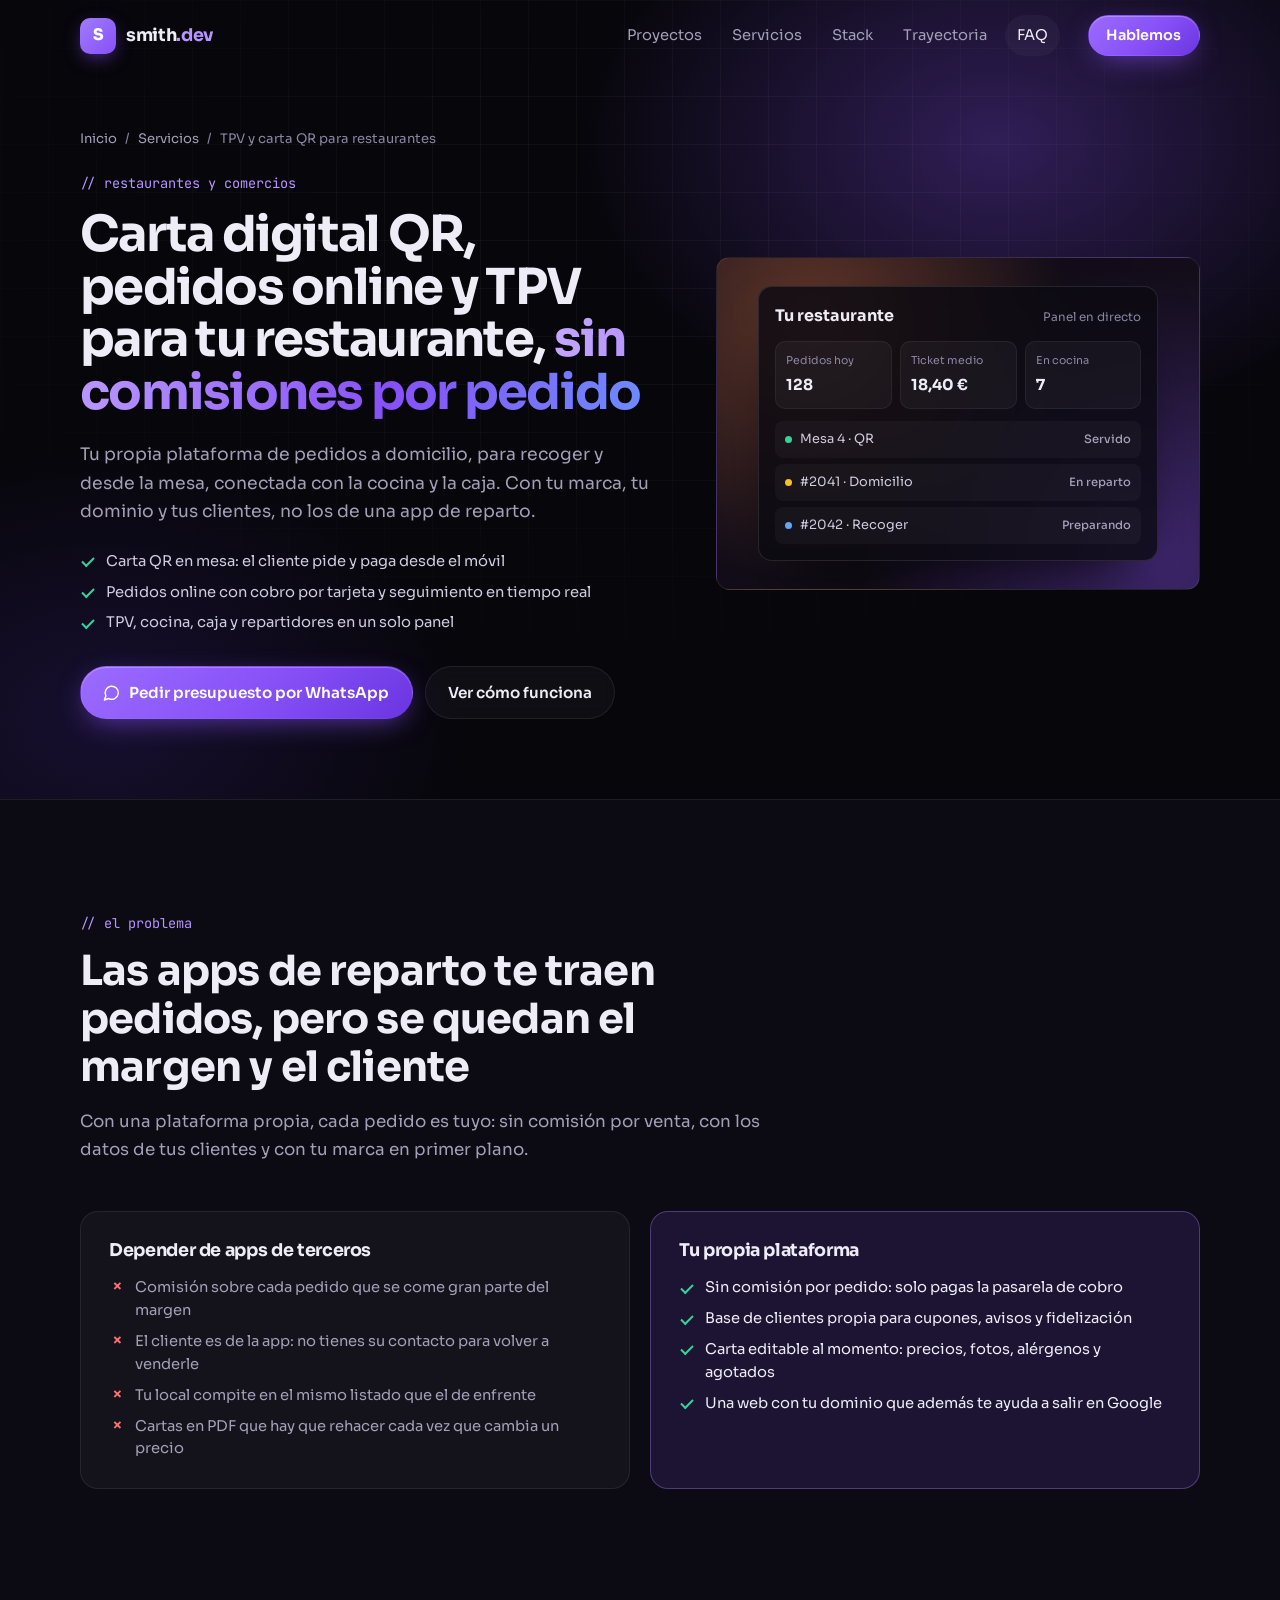
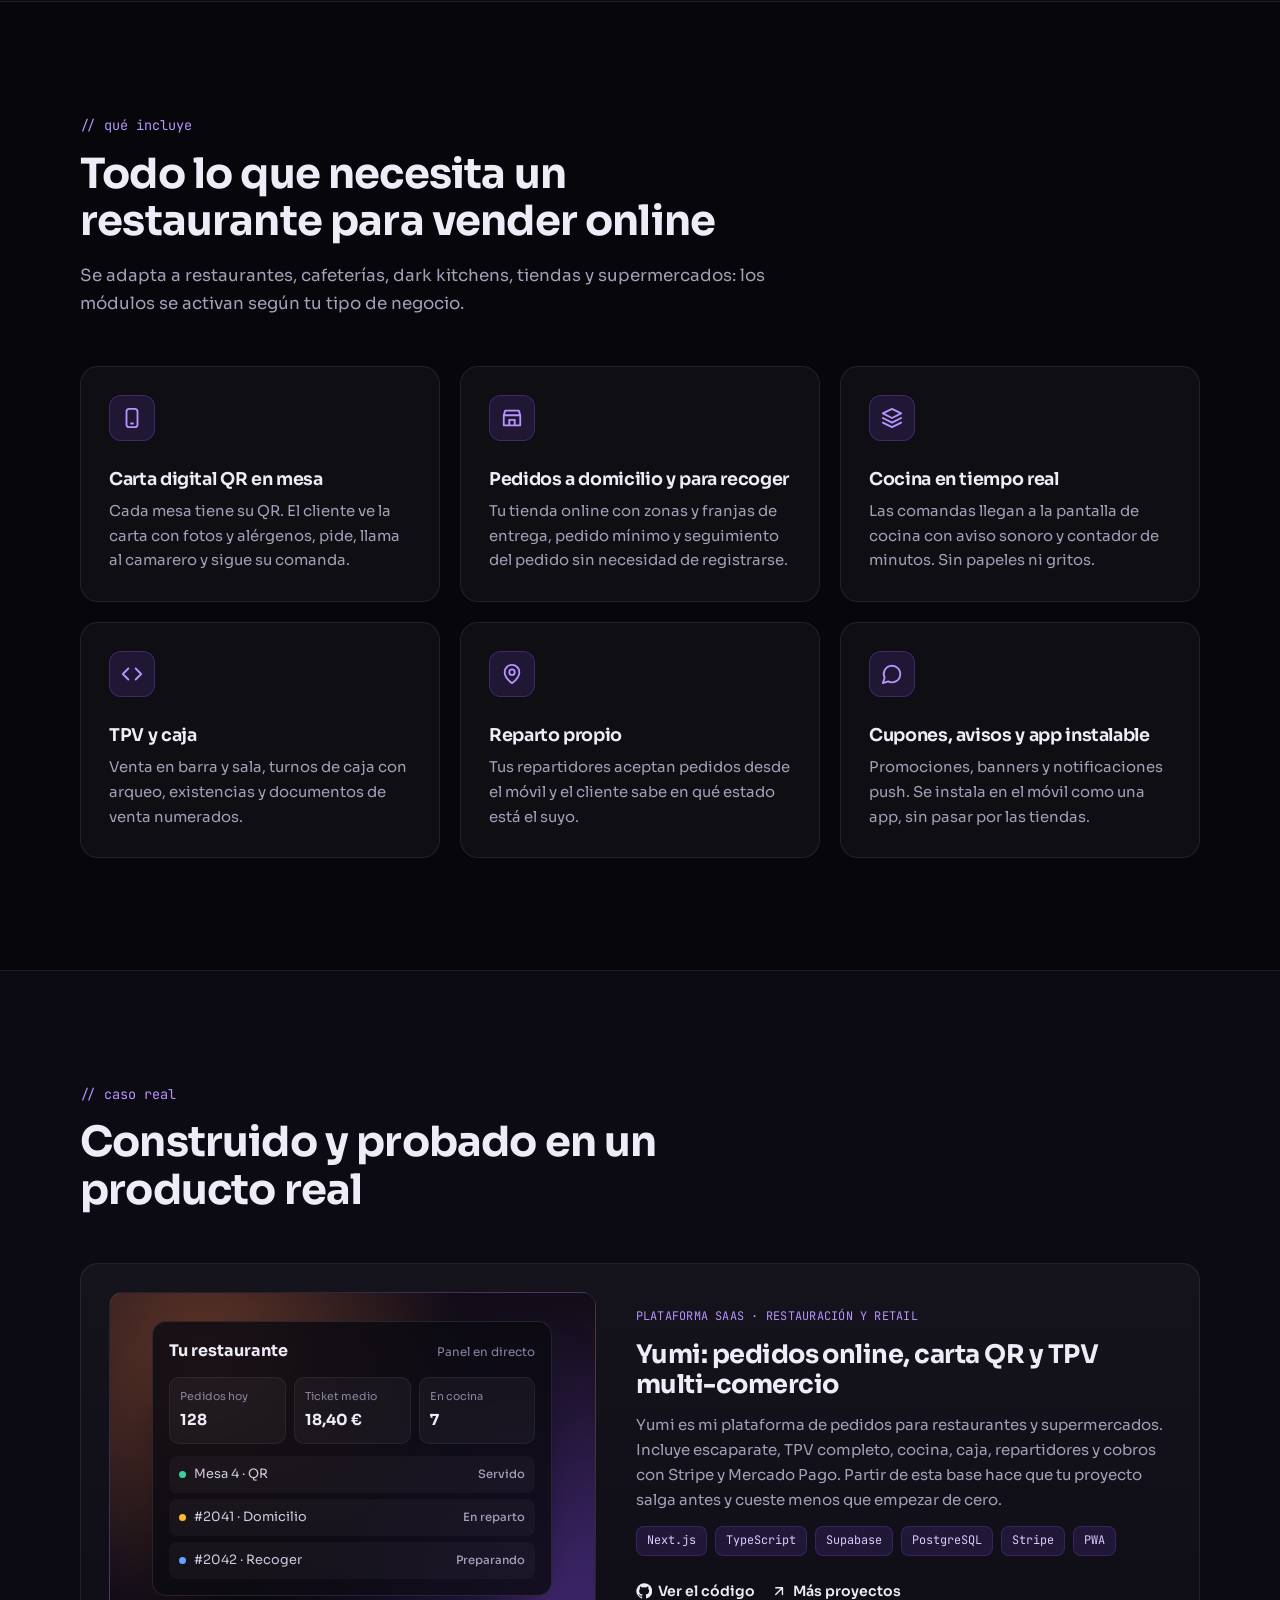
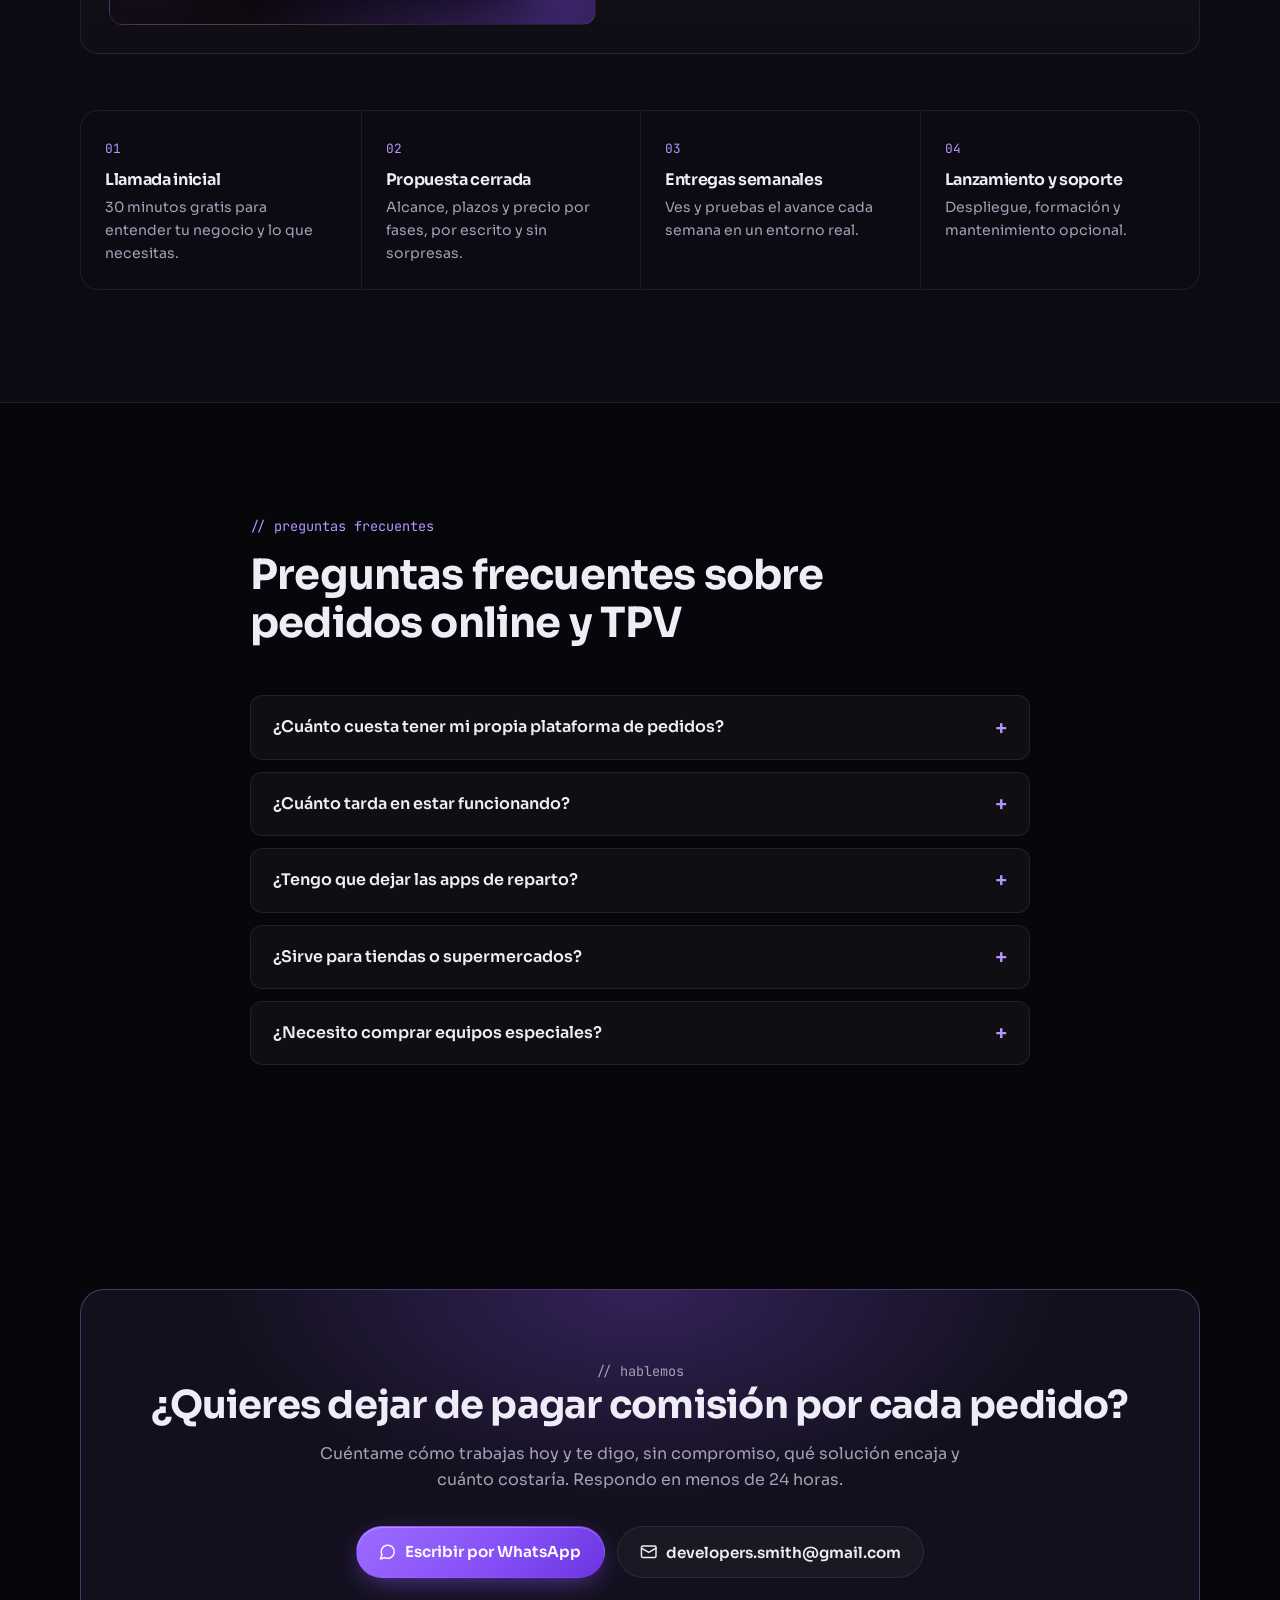
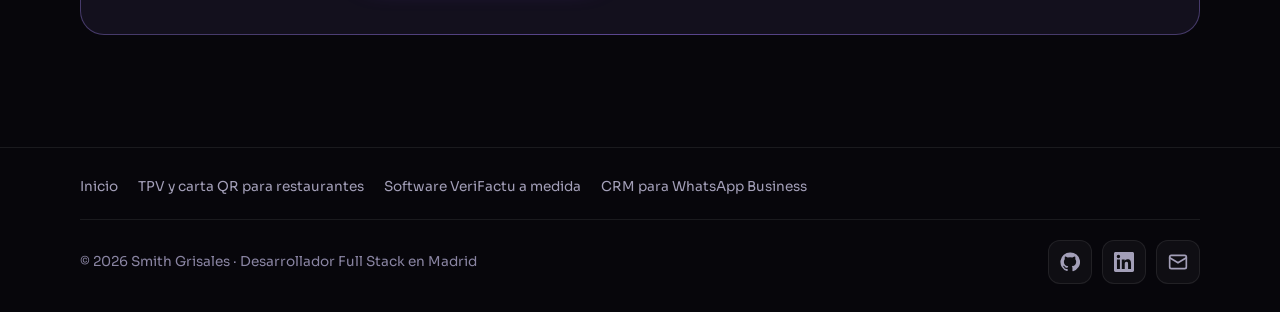
<file: tpv-restaurantes-madrid.html>
<!doctype html>
<html lang="es">
<head>
  <meta charset="utf-8">
  <meta name="viewport" content="width=device-width, initial-scale=1">
  <title>Carta QR y TPV para restaurantes en Madrid | Smith Grisales</title>
  <meta name="description" content="Plataforma propia de pedidos a domicilio, para recoger y en mesa con carta QR, con TPV, cocina y caja. Sin comisiones por pedido. Desarrollo a medida en Madrid.">
  <meta name="author" content="Smith Grisales">
  <meta name="robots" content="index, follow, max-image-preview:large">
  <meta name="theme-color" content="#07060b">
  <script>document.documentElement.classList.add("js")</script>
  <link rel="canonical" href="https://smith-develop.github.io/portafolio_HTML_CSS/tpv-restaurantes-madrid.html">

  <meta property="og:type" content="website">
  <meta property="og:locale" content="es_ES">
  <meta property="og:site_name" content="Smith Grisales · Desarrollador Full Stack">
  <meta property="og:title" content="Carta QR y TPV para restaurantes en Madrid | Smith Grisales">
  <meta property="og:description" content="Plataforma propia de pedidos a domicilio, para recoger y en mesa con carta QR, con TPV, cocina y caja. Sin comisiones por pedido. Desarrollo a medida en Madrid.">
  <meta property="og:url" content="https://smith-develop.github.io/portafolio_HTML_CSS/tpv-restaurantes-madrid.html">
  <meta property="og:image" content="https://smith-develop.github.io/portafolio_HTML_CSS/assets/img/og-image.jpg">
  <meta property="og:image:width" content="1200">
  <meta property="og:image:height" content="630">
  <meta name="twitter:card" content="summary_large_image">
  <meta name="twitter:title" content="Carta QR y TPV para restaurantes en Madrid | Smith Grisales">
  <meta name="twitter:description" content="Plataforma propia de pedidos a domicilio, para recoger y en mesa con carta QR, con TPV, cocina y caja. Sin comisiones por pedido. Desarrollo a medida en Madrid.">
  <meta name="twitter:image" content="https://smith-develop.github.io/portafolio_HTML_CSS/assets/img/og-image.jpg">

  <link rel="icon" href="favicon.ico" sizes="any">
  <link rel="apple-touch-icon" href="assets/img/apple-touch-icon.png">
  <link rel="manifest" href="site.webmanifest">

  <link rel="preconnect" href="https://fonts.googleapis.com">
  <link rel="preconnect" href="https://fonts.gstatic.com" crossorigin>
  <link rel="stylesheet" href="https://fonts.googleapis.com/css2?family=JetBrains+Mono:wght@400;500;600&family=Sora:wght@300..800&display=swap">
  <link rel="stylesheet" href="assets/css/styles.css">

  <script type="application/ld+json">
  {
    "@context": "https://schema.org",
    "@graph": [
      {
        "@type": "Service",
        "@id": "https://smith-develop.github.io/portafolio_HTML_CSS/tpv-restaurantes-madrid.html#service",
        "name": "Carta digital QR, pedidos online y TPV para restaurantes",
        "serviceType": "Desarrollo de software para restaurantes",
        "description": "Plataforma propia de pedidos a domicilio, para recoger y en mesa con carta QR, con TPV, cocina y caja. Sin comisiones por pedido. Desarrollo a medida en Madrid.",
        "url": "https://smith-develop.github.io/portafolio_HTML_CSS/tpv-restaurantes-madrid.html",
        "provider": {
          "@id": "https://smith-develop.github.io/portafolio_HTML_CSS/#person"
        },
        "areaServed": [
          {
            "@type": "City",
            "name": "Madrid"
          },
          {
            "@type": "Country",
            "name": "España"
          }
        ],
        "availableLanguage": [
          "Spanish",
          "English"
        ]
      },
      {
        "@type": "Person",
        "@id": "https://smith-develop.github.io/portafolio_HTML_CSS/#person",
        "name": "Smith Grisales",
        "jobTitle": "Desarrollador Web Full Stack",
        "url": "https://smith-develop.github.io/portafolio_HTML_CSS/",
        "sameAs": [
          "https://github.com/Smith-Develop",
          "https://www.linkedin.com/in/smith-develop"
        ]
      },
      {
        "@type": "BreadcrumbList",
        "itemListElement": [
          {
            "@type": "ListItem",
            "position": 1,
            "name": "Inicio",
            "item": "https://smith-develop.github.io/portafolio_HTML_CSS/"
          },
          {
            "@type": "ListItem",
            "position": 2,
            "name": "Servicios",
            "item": "https://smith-develop.github.io/portafolio_HTML_CSS/#servicios"
          },
          {
            "@type": "ListItem",
            "position": 3,
            "name": "TPV y carta QR para restaurantes",
            "item": "https://smith-develop.github.io/portafolio_HTML_CSS/tpv-restaurantes-madrid.html"
          }
        ]
      },
      {
        "@type": "FAQPage",
        "mainEntity": [
          {
            "@type": "Question",
            "name": "¿Cuánto cuesta tener mi propia plataforma de pedidos?",
            "acceptedAnswer": {
              "@type": "Answer",
              "text": "Te doy un presupuesto cerrado tras una llamada gratuita, según los módulos que necesites (solo carta QR, pedidos online, TPV completo…). No cobro comisión por pedido: el único coste variable es el de la pasarela de pago."
            }
          },
          {
            "@type": "Question",
            "name": "¿Cuánto tarda en estar funcionando?",
            "acceptedAnswer": {
              "@type": "Answer",
              "text": "Como parto de una plataforma ya construida, una puesta en marcha típica lleva entre 2 y 6 semanas, según cuánto haya que personalizar."
            }
          },
          {
            "@type": "Question",
            "name": "¿Tengo que dejar las apps de reparto?",
            "acceptedAnswer": {
              "@type": "Answer",
              "text": "No. Muchos restaurantes mantienen las apps para captar clientes nuevos y usan su plataforma propia para los que repiten, que es donde más margen se gana."
            }
          },
          {
            "@type": "Question",
            "name": "¿Sirve para tiendas o supermercados?",
            "acceptedAnswer": {
              "@type": "Answer",
              "text": "Sí. Para comercios se activan pasillos, franjas de entrega y códigos de barras en lugar de mesas y cocina."
            }
          },
          {
            "@type": "Question",
            "name": "¿Necesito comprar equipos especiales?",
            "acceptedAnswer": {
              "@type": "Answer",
              "text": "No. Funciona en el navegador de cualquier tablet, móvil u ordenador. La cocina puede usar una tablet y la caja, el ordenador que ya tienes."
            }
          }
        ]
      }
    ]
  }
  </script>
</head>

<body>
  <svg width="0" height="0" style="position:absolute" aria-hidden="true">
    <defs>
      <symbol id="i-github" viewBox="0 0 24 24"><path fill="currentColor" d="M12 .5a11.5 11.5 0 0 0-3.64 22.41c.58.1.79-.25.79-.56v-2c-3.2.7-3.87-1.37-3.87-1.37-.53-1.33-1.28-1.69-1.28-1.69-1.05-.71.08-.7.08-.7 1.16.08 1.77 1.19 1.77 1.19 1.03 1.77 2.7 1.26 3.36.96.1-.75.4-1.26.73-1.55-2.56-.29-5.25-1.28-5.25-5.68 0-1.26.45-2.28 1.19-3.09-.12-.29-.52-1.46.11-3.05 0 0 .97-.31 3.17 1.18a11 11 0 0 1 5.77 0c2.2-1.49 3.17-1.18 3.17-1.18.63 1.59.23 2.76.11 3.05.74.81 1.19 1.83 1.19 3.09 0 4.41-2.7 5.38-5.26 5.67.41.36.78 1.06.78 2.14v3.17c0 .31.21.67.8.56A11.5 11.5 0 0 0 12 .5Z"/></symbol>
      <symbol id="i-linkedin" viewBox="0 0 24 24"><path fill="currentColor" d="M20.45 20.45h-3.56v-5.57c0-1.33-.02-3.04-1.85-3.04-1.85 0-2.14 1.45-2.14 2.94v5.67H9.34V9h3.42v1.56h.05c.48-.9 1.64-1.85 3.37-1.85 3.6 0 4.27 2.37 4.27 5.46v6.28ZM5.34 7.43a2.06 2.06 0 1 1 0-4.13 2.06 2.06 0 0 1 0 4.13ZM7.12 20.45H3.56V9h3.56v11.45ZM22.22 0H1.77C.79 0 0 .77 0 1.73v20.54C0 23.23.79 24 1.77 24h20.45c.98 0 1.78-.77 1.78-1.73V1.73C24 .77 23.2 0 22.22 0Z"/></symbol>
      <symbol id="i-mail" viewBox="0 0 24 24"><g fill="none" stroke="currentColor" stroke-width="2" stroke-linecap="round" stroke-linejoin="round"><rect x="2" y="4" width="20" height="16" rx="2"/><path d="m22 7-10 6L2 7"/></g></symbol>
      <symbol id="i-phone" viewBox="0 0 24 24"><path fill="none" stroke="currentColor" stroke-width="2" stroke-linecap="round" stroke-linejoin="round" d="M22 16.92v3a2 2 0 0 1-2.18 2 19.8 19.8 0 0 1-8.63-3.07 19.5 19.5 0 0 1-6-6A19.8 19.8 0 0 1 2.12 4.18 2 2 0 0 1 4.11 2h3a2 2 0 0 1 2 1.72c.13.96.36 1.9.7 2.81a2 2 0 0 1-.45 2.11L8.09 9.91a16 16 0 0 0 6 6l1.27-1.27a2 2 0 0 1 2.11-.45c.91.34 1.85.57 2.81.7A2 2 0 0 1 22 16.92Z"/></symbol>
      <symbol id="i-chat" viewBox="0 0 24 24"><path fill="none" stroke="currentColor" stroke-width="2" stroke-linecap="round" stroke-linejoin="round" d="M7.9 20A9 9 0 1 0 4 16.1L2 22Z"/></symbol>
      <symbol id="i-pin" viewBox="0 0 24 24"><g fill="none" stroke="currentColor" stroke-width="2" stroke-linecap="round" stroke-linejoin="round"><path d="M20 10c0 6-8 12-8 12S4 16 4 10a8 8 0 0 1 16 0Z"/><circle cx="12" cy="10" r="3"/></g></symbol>
      <symbol id="i-arrow" viewBox="0 0 24 24"><path fill="none" stroke="currentColor" stroke-width="2" stroke-linecap="round" stroke-linejoin="round" d="M7 17 17 7M7 7h10v10"/></symbol>
      <symbol id="i-menu" viewBox="0 0 24 24"><path fill="none" stroke="currentColor" stroke-width="2" stroke-linecap="round" d="M4 7h16M4 12h16M4 17h16"/></symbol>
      <symbol id="i-close" viewBox="0 0 24 24"><path fill="none" stroke="currentColor" stroke-width="2" stroke-linecap="round" d="M6 6l12 12M18 6 6 18"/></symbol>
      <symbol id="i-code" viewBox="0 0 24 24"><path fill="none" stroke="currentColor" stroke-width="2" stroke-linecap="round" stroke-linejoin="round" d="m16 18 6-6-6-6M8 6l-6 6 6 6"/></symbol>
      <symbol id="i-layers" viewBox="0 0 24 24"><path fill="none" stroke="currentColor" stroke-width="2" stroke-linecap="round" stroke-linejoin="round" d="m12 2 10 5-10 5L2 7Zm-10 10 10 5 10-5M2 17l10 5 10-5"/></symbol>
      <symbol id="i-store" viewBox="0 0 24 24"><path fill="none" stroke="currentColor" stroke-width="2" stroke-linecap="round" stroke-linejoin="round" d="M3 9 4.5 4h15L21 9M3 9v11h18V9M3 9h18M9 20v-6h6v6"/></symbol>
      <symbol id="i-bot" viewBox="0 0 24 24"><g fill="none" stroke="currentColor" stroke-width="2" stroke-linecap="round" stroke-linejoin="round"><rect x="3" y="8" width="18" height="12" rx="3"/><path d="M12 8V4M8 14h.01M16 14h.01M9 18h6"/></g></symbol>
      <symbol id="i-phone-app" viewBox="0 0 24 24"><g fill="none" stroke="currentColor" stroke-width="2" stroke-linecap="round" stroke-linejoin="round"><rect x="6" y="2" width="12" height="20" rx="3"/><path d="M11 18h2"/></g></symbol>
      <symbol id="i-search" viewBox="0 0 24 24"><g fill="none" stroke="currentColor" stroke-width="2" stroke-linecap="round" stroke-linejoin="round"><circle cx="11" cy="11" r="7"/><path d="m21 21-4.3-4.3"/></g></symbol>
      <symbol id="i-check" viewBox="0 0 24 24"><path fill="none" stroke="currentColor" stroke-width="2.4" stroke-linecap="round" stroke-linejoin="round" d="M20 6 9 17l-5-5"/></symbol>
      <symbol id="i-copy" viewBox="0 0 24 24"><g fill="none" stroke="currentColor" stroke-width="2" stroke-linecap="round" stroke-linejoin="round"><rect x="9" y="9" width="12" height="12" rx="2"/><path d="M5 15H4a1 1 0 0 1-1-1V4a1 1 0 0 1 1-1h10a1 1 0 0 1 1 1v1"/></g></symbol>
    </defs>
  </svg>

  <a class="skip-link" href="#contenido">Saltar al contenido</a>

  <header class="site-header" id="top">
    <nav class="nav container" aria-label="Principal">
      <a class="brand" href="./" aria-label="Smith Grisales, inicio">
        <span class="brand-mark" aria-hidden="true">S</span>
        <span class="brand-name">smith<span>.dev</span></span>
      </a>

      <button class="nav-toggle" type="button" aria-expanded="false" aria-controls="nav-menu" aria-label="Abrir menú">
        <svg class="icon"><use href="#i-menu"/></svg>
      </button>

      <div class="nav-menu" id="nav-menu">
        <ul class="nav-links">
          <li><a href="./#proyectos">Proyectos</a></li>
          <li><a href="./#servicios">Servicios</a></li>
          <li><a href="./#stack">Stack</a></li>
          <li><a href="./#trayectoria">Trayectoria</a></li>
          <li><a href="#faq">FAQ</a></li>
        </ul>
        <a class="btn btn-primary btn-sm" href="#contacto">Hablemos</a>
      </div>
    </nav>
  </header>

  <main id="contenido">

    <section class="hero page-hero" aria-labelledby="hero-title">
      <div class="hero-bg" aria-hidden="true"></div>
      <div class="container hero-grid">
        <div class="hero-copy">
          <nav aria-label="Ruta de navegación">
            <ol class="breadcrumb">
              <li><a href="./">Inicio</a></li>
              <li><a href="./#servicios">Servicios</a></li>
              <li aria-current="page">TPV y carta QR para restaurantes</li>
            </ol>
          </nav>
          <p class="eyebrow mono">// restaurantes y comercios</p>
          <h1 id="hero-title">Carta digital QR, pedidos online y TPV para tu restaurante, <span class="grad">sin comisiones por pedido</span></h1>
          <p class="hero-lead">Tu propia plataforma de pedidos a domicilio, para recoger y desde la mesa, conectada con la cocina y la caja. Con tu marca, tu dominio y tus clientes, no los de una app de reparto.</p>
          <ul class="highlights hero-points">
            <li>Carta QR en mesa: el cliente pide y paga desde el móvil</li>
            <li>Pedidos online con cobro por tarjeta y seguimiento en tiempo real</li>
            <li>TPV, cocina, caja y repartidores en un solo panel</li>
          </ul>
          <div class="hero-cta">
            <a class="btn btn-primary" href="https://wa.me/34613203129?text=Hola%20Smith%2C%20tengo%20un%20restaurante%20y%20me%20interesa%20la%20carta%20QR%20/%20pedidos%20online%20/%20TPV." target="_blank" rel="noopener"><svg class="icon"><use href="#i-chat"/></svg> Pedir presupuesto por WhatsApp</a>
            <a class="btn btn-ghost" href="#como-funciona">Ver cómo funciona</a>
          </div>
        </div>
        <div class="project-visual visual-yumi" aria-hidden="true">
            <div class="mock">
              <div class="mock-top"><b>Tu restaurante</b><span>Panel en directo</span></div>
              <div class="mock-kpis"><span><em>Pedidos hoy</em>128</span><span><em>Ticket medio</em>18,40 €</span><span><em>En cocina</em>7</span></div>
              <div class="mock-rows">
                <p><i class="ok"></i>Mesa 4 · QR <b>Servido</b></p>
                <p><i class="warn"></i>#2041 · Domicilio <b>En reparto</b></p>
                <p><i class="info"></i>#2042 · Recoger <b>Preparando</b></p>
              </div>
            </div>
        </div>
      </div>
    </section>

    <section class="section section--alt" aria-labelledby="problema-title">
      <div class="container">
        <header class="section-head">
          <p class="eyebrow mono">// el problema</p>
          <h2 id="problema-title">Las apps de reparto te traen pedidos, pero se quedan el margen y el cliente</h2>
          <p>Con una plataforma propia, cada pedido es tuyo: sin comisión por venta, con los datos de tus clientes y con tu marca en primer plano.</p>
        </header>
        <div class="compare">
          <div class="reveal">
            <h3>Depender de apps de terceros</h3>
            <ul class="cons">
              <li>Comisión sobre cada pedido que se come gran parte del margen</li>
              <li>El cliente es de la app: no tienes su contacto para volver a venderle</li>
              <li>Tu local compite en el mismo listado que el de enfrente</li>
              <li>Cartas en PDF que hay que rehacer cada vez que cambia un precio</li>
            </ul>
          </div>
          <div class="is-good reveal">
            <h3>Tu propia plataforma</h3>
            <ul class="highlights">
              <li>Sin comisión por pedido: solo pagas la pasarela de cobro</li>
              <li>Base de clientes propia para cupones, avisos y fidelización</li>
              <li>Carta editable al momento: precios, fotos, alérgenos y agotados</li>
              <li>Una web con tu dominio que además te ayuda a salir en Google</li>
            </ul>
          </div>
        </div>

      </div>
    </section>

    <section class="section" id="como-funciona" aria-labelledby="funciones-title">
      <div class="container">
        <header class="section-head">
          <p class="eyebrow mono">// qué incluye</p>
          <h2 id="funciones-title">Todo lo que necesita un restaurante para vender online</h2>
          <p>Se adapta a restaurantes, cafeterías, dark kitchens, tiendas y supermercados: los módulos se activan según tu tipo de negocio.</p>
        </header>
        <div class="services">
          <article class="service reveal">
            <svg class="icon service-icon"><use href="#i-phone-app"/></svg>
            <h3>Carta digital QR en mesa</h3>
            <p>Cada mesa tiene su QR. El cliente ve la carta con fotos y alérgenos, pide, llama al camarero y sigue su comanda.</p>
          </article>
          <article class="service reveal">
            <svg class="icon service-icon"><use href="#i-store"/></svg>
            <h3>Pedidos a domicilio y para recoger</h3>
            <p>Tu tienda online con zonas y franjas de entrega, pedido mínimo y seguimiento del pedido sin necesidad de registrarse.</p>
          </article>
          <article class="service reveal">
            <svg class="icon service-icon"><use href="#i-layers"/></svg>
            <h3>Cocina en tiempo real</h3>
            <p>Las comandas llegan a la pantalla de cocina con aviso sonoro y contador de minutos. Sin papeles ni gritos.</p>
          </article>
          <article class="service reveal">
            <svg class="icon service-icon"><use href="#i-code"/></svg>
            <h3>TPV y caja</h3>
            <p>Venta en barra y sala, turnos de caja con arqueo, existencias y documentos de venta numerados.</p>
          </article>
          <article class="service reveal">
            <svg class="icon service-icon"><use href="#i-pin"/></svg>
            <h3>Reparto propio</h3>
            <p>Tus repartidores aceptan pedidos desde el móvil y el cliente sabe en qué estado está el suyo.</p>
          </article>
          <article class="service reveal">
            <svg class="icon service-icon"><use href="#i-chat"/></svg>
            <h3>Cupones, avisos y app instalable</h3>
            <p>Promociones, banners y notificaciones push. Se instala en el móvil como una app, sin pasar por las tiendas.</p>
          </article>
        </div>
      </div>
    </section>

    <section class="section section--alt" aria-labelledby="caso-title">
      <div class="container">
        <header class="section-head">
          <p class="eyebrow mono">// caso real</p>
          <h2 id="caso-title">Construido y probado en un producto real</h2>
        </header>
        <article class="case reveal">
          <div class="project-visual visual-yumi" aria-hidden="true">
            <div class="mock">
              <div class="mock-top"><b>Tu restaurante</b><span>Panel en directo</span></div>
              <div class="mock-kpis"><span><em>Pedidos hoy</em>128</span><span><em>Ticket medio</em>18,40 €</span><span><em>En cocina</em>7</span></div>
              <div class="mock-rows">
                <p><i class="ok"></i>Mesa 4 · QR <b>Servido</b></p>
                <p><i class="warn"></i>#2041 · Domicilio <b>En reparto</b></p>
                <p><i class="info"></i>#2042 · Recoger <b>Preparando</b></p>
              </div>
            </div>
          </div>
          <div class="project-body">
            <p class="project-kicker mono">Plataforma SaaS · Restauración y retail</p>
            <h3>Yumi: pedidos online, carta QR y TPV multi-comercio</h3>
            <p>Yumi es mi plataforma de pedidos para restaurantes y supermercados. Incluye escaparate, TPV completo, cocina, caja, repartidores y cobros con Stripe y Mercado Pago. Partir de esta base hace que tu proyecto salga antes y cueste menos que empezar de cero.</p>
            <ul class="tags" aria-label="Tecnologías"><li>Next.js</li><li>TypeScript</li><li>Supabase</li><li>PostgreSQL</li><li>Stripe</li><li>PWA</li></ul>
            <div class="project-links">
              <a href="https://github.com/Smith-Develop/Menu-digital" target="_blank" rel="noopener"><svg class="icon"><use href="#i-github"/></svg> Ver el código</a>
              <a href="./#proyectos"><svg class="icon"><use href="#i-arrow"/></svg> Más proyectos</a>
            </div>
          </div>
        </article>

        <ol class="process" aria-label="Cómo trabajo">
          <li><span class="mono">01</span><h3>Llamada inicial</h3><p>30 minutos gratis para entender tu negocio y lo que necesitas.</p></li>
          <li><span class="mono">02</span><h3>Propuesta cerrada</h3><p>Alcance, plazos y precio por fases, por escrito y sin sorpresas.</p></li>
          <li><span class="mono">03</span><h3>Entregas semanales</h3><p>Ves y pruebas el avance cada semana en un entorno real.</p></li>
          <li><span class="mono">04</span><h3>Lanzamiento y soporte</h3><p>Despliegue, formación y mantenimiento opcional.</p></li>
        </ol>
      </div>
    </section>

    <section class="section" id="faq" aria-labelledby="faq-title">
      <div class="container container--narrow">
        <header class="section-head">
          <p class="eyebrow mono">// preguntas frecuentes</p>
          <h2 id="faq-title">Preguntas frecuentes sobre pedidos online y TPV</h2>
        </header>
        <div class="faq">
          <details>
            <summary>¿Cuánto cuesta tener mi propia plataforma de pedidos?</summary>
            <p>Te doy un presupuesto cerrado tras una llamada gratuita, según los módulos que necesites (solo carta QR, pedidos online, TPV completo…). No cobro comisión por pedido: el único coste variable es el de la pasarela de pago.</p>
          </details>
          <details>
            <summary>¿Cuánto tarda en estar funcionando?</summary>
            <p>Como parto de una plataforma ya construida, una puesta en marcha típica lleva entre 2 y 6 semanas, según cuánto haya que personalizar.</p>
          </details>
          <details>
            <summary>¿Tengo que dejar las apps de reparto?</summary>
            <p>No. Muchos restaurantes mantienen las apps para captar clientes nuevos y usan su plataforma propia para los que repiten, que es donde más margen se gana.</p>
          </details>
          <details>
            <summary>¿Sirve para tiendas o supermercados?</summary>
            <p>Sí. Para comercios se activan pasillos, franjas de entrega y códigos de barras en lugar de mesas y cocina.</p>
          </details>
          <details>
            <summary>¿Necesito comprar equipos especiales?</summary>
            <p>No. Funciona en el navegador de cualquier tablet, móvil u ordenador. La cocina puede usar una tablet y la caja, el ordenador que ya tienes.</p>
          </details>
        </div>
      </div>
    </section>

    <section class="section" id="contacto" aria-labelledby="contacto-title">
      <div class="container">
        <div class="cta-band">
          <p class="eyebrow mono">// hablemos</p>
          <h2 id="contacto-title">¿Quieres dejar de pagar comisión por cada pedido?</h2>
          <p>Cuéntame cómo trabajas hoy y te digo, sin compromiso, qué solución encaja y cuánto costaría. Respondo en menos de 24 horas.</p>
          <div class="hero-cta">
            <a class="btn btn-primary" href="https://wa.me/34613203129?text=Hola%20Smith%2C%20tengo%20un%20restaurante%20y%20me%20interesa%20la%20carta%20QR%20/%20pedidos%20online%20/%20TPV." target="_blank" rel="noopener"><svg class="icon"><use href="#i-chat"/></svg> Escribir por WhatsApp</a>
            <a class="btn btn-ghost" href="mailto:developers.smith@gmail.com?subject=Carta%20QR%20y%20pedidos%20online%20para%20mi%20restaurante"><svg class="icon"><use href="#i-mail"/></svg> developers.smith@gmail.com</a>
          </div>
        </div>
      </div>
    </section>
  </main>

  <footer class="site-footer">
    <div class="container footer-inner">
      <nav class="footer-links" aria-label="Servicios">
        <a href="./">Inicio</a>
        <a href="tpv-restaurantes-madrid.html">TPV y carta QR para restaurantes</a>
        <a href="software-verifactu-a-medida.html">Software VeriFactu a medida</a>
        <a href="crm-whatsapp-business.html">CRM para WhatsApp Business</a>
      </nav>
      <p>© <span id="year">2026</span> Smith Grisales · Desarrollador Full Stack en Madrid</p>
      <ul class="hero-social" aria-label="Perfiles">
        <li><a href="https://github.com/Smith-Develop" target="_blank" rel="noopener me" aria-label="GitHub"><svg class="icon"><use href="#i-github"/></svg></a></li>
        <li><a href="https://www.linkedin.com/in/smith-develop" target="_blank" rel="noopener me" aria-label="LinkedIn"><svg class="icon"><use href="#i-linkedin"/></svg></a></li>
        <li><a href="mailto:developers.smith@gmail.com" aria-label="Correo electrónico"><svg class="icon"><use href="#i-mail"/></svg></a></li>
      </ul>
    </div>
  </footer>

  <script src="assets/js/main.js" defer></script>
</body>
</html>
</file>
<file: assets/css/styles.css>
/* ==========================================================================
   Smith Grisales · Portafolio
   Paleta heredada del portafolio anterior (violeta #8750f7 sobre negro),
   con acabado de vidrio y tipografía Sora + JetBrains Mono.
   ========================================================================== */

:root {
  --bg: #07060b;
  --bg-alt: #0c0a13;
  --surface: rgba(255, 255, 255, 0.035);
  --surface-strong: #13101d;
  --border: rgba(255, 255, 255, 0.08);
  --border-strong: rgba(167, 139, 250, 0.35);
  --text: #eeecf6;
  --muted: #a39fb8;
  --faint: #8a85a3;
  --accent: #8750f7;
  --accent-2: #b794ff;
  --accent-soft: rgba(135, 80, 247, 0.14);
  --ok: #34d399;
  --warn: #fbbf24;
  --info: #60a5fa;

  --ff-sans: "Sora", system-ui, -apple-system, "Segoe UI", sans-serif;
  --ff-mono: "JetBrains Mono", ui-monospace, "SFMono-Regular", Menlo, monospace;

  --radius: 18px;
  --radius-sm: 12px;
  --container: 1160px;
  --header-h: 72px;
  --ease: cubic-bezier(.2, .7, .2, 1);
}

*, *::before, *::after { box-sizing: border-box; }

html {
  scroll-behavior: smooth;
  scroll-padding-top: calc(var(--header-h) + 16px);
  -webkit-text-size-adjust: 100%;
  scrollbar-color: var(--accent) var(--bg);
}

body {
  margin: 0;
  background: var(--bg);
  color: var(--text);
  font-family: var(--ff-sans);
  font-size: 1rem;
  line-height: 1.65;
  -webkit-font-smoothing: antialiased;
  overflow-x: hidden;
}

img { max-width: 100%; height: auto; display: block; }
a { color: inherit; text-decoration: none; }
ul, ol { margin: 0; padding: 0; list-style: none; }
h1, h2, h3, h4 { margin: 0; line-height: 1.15; letter-spacing: -0.02em; }
p { margin: 0; }
button, input, select, textarea { font: inherit; color: inherit; }
::selection { background: var(--accent); color: #fff; }

:focus-visible {
  outline: 2px solid var(--accent-2);
  outline-offset: 3px;
  border-radius: 6px;
}

.mono { font-family: var(--ff-mono); }

.icon {
  width: 1.15em;
  height: 1.15em;
  flex: none;
  display: inline-block;
}

.container {
  width: 100%;
  max-width: var(--container);
  margin-inline: auto;
  padding-inline: 20px;
}
.container--narrow { max-width: 820px; }

.skip-link {
  position: absolute;
  left: 16px;
  top: -60px;
  z-index: 100;
  padding: 10px 16px;
  background: var(--accent);
  color: #fff;
  border-radius: 10px;
  transition: top .2s;
}
.skip-link:focus { top: 12px; }

/* ---------- Botones ---------- */
.btn {
  display: inline-flex;
  align-items: center;
  justify-content: center;
  gap: .55em;
  min-height: 48px;
  padding: .8rem 1.4rem;
  border-radius: 999px;
  border: 1px solid transparent;
  font-weight: 600;
  font-size: .95rem;
  cursor: pointer;
  transition: transform .25s var(--ease), box-shadow .25s var(--ease), background-color .25s, border-color .25s;
  white-space: nowrap;
}
.btn:hover { transform: translateY(-2px); }
.btn-primary {
  background: linear-gradient(135deg, #9b6bff, var(--accent) 55%, #6a35e0);
  color: #fff;
  box-shadow: 0 8px 28px -8px rgba(135, 80, 247, .7), inset 0 1px 0 rgba(255,255,255,.25);
}
.btn-primary:hover { box-shadow: 0 14px 36px -8px rgba(135, 80, 247, .85), inset 0 1px 0 rgba(255,255,255,.25); }
.btn-ghost {
  background: var(--surface);
  border-color: var(--border);
  color: var(--text);
  backdrop-filter: blur(8px);
}
.btn-ghost:hover { border-color: var(--border-strong); background: var(--accent-soft); }
.btn-sm { min-height: 40px; padding: .5rem 1.1rem; font-size: .9rem; }

/* ---------- Header ---------- */
.site-header {
  position: fixed;
  inset: 0 0 auto;
  z-index: 50;
  height: var(--header-h);
  transition: background-color .3s, border-color .3s, backdrop-filter .3s;
  border-bottom: 1px solid transparent;
}
.site-header.is-scrolled {
  background: rgba(7, 6, 11, .72);
  backdrop-filter: blur(16px) saturate(140%);
  -webkit-backdrop-filter: blur(16px) saturate(140%);
  border-bottom-color: var(--border);
}
.nav {
  height: 100%;
  display: flex;
  align-items: center;
  justify-content: space-between;
  gap: 24px;
}
.brand { display: inline-flex; align-items: center; gap: 10px; font-weight: 700; }
.brand-mark {
  display: grid;
  place-items: center;
  width: 36px;
  height: 36px;
  border-radius: 10px;
  background: linear-gradient(135deg, #a07bff, var(--accent));
  color: #fff;
  font-weight: 800;
  box-shadow: 0 6px 20px -6px rgba(135, 80, 247, .8);
}
.brand-name { font-size: 1.1rem; letter-spacing: -0.02em; }
.brand-name span { color: var(--accent-2); }

.nav-menu { display: flex; align-items: center; gap: 28px; }
.nav-links { display: flex; gap: 6px; }
.nav-links a {
  display: block;
  padding: 8px 12px;
  border-radius: 999px;
  color: var(--muted);
  font-size: .92rem;
  transition: color .2s, background-color .2s;
}
.nav-links a:hover, .nav-links a.is-current { color: var(--text); background: var(--surface); }

.nav-toggle {
  display: none;
  width: 44px;
  height: 44px;
  border-radius: 12px;
  border: 1px solid var(--border);
  background: var(--surface);
  cursor: pointer;
  place-items: center;
}
.nav-toggle .icon { width: 22px; height: 22px; }

@media (max-width: 860px) {
  .nav-toggle { display: grid; }
  .nav-menu {
    position: fixed;
    inset: var(--header-h) 0 auto;
    flex-direction: column;
    align-items: stretch;
    gap: 16px;
    padding: 20px;
    background: rgba(9, 8, 14, .97);
    backdrop-filter: blur(18px);
    border-bottom: 1px solid var(--border);
    transform: translateY(-12px);
    opacity: 0;
    visibility: hidden;
    transition: opacity .25s, transform .25s var(--ease), visibility .25s;
  }
  .nav-menu.is-open { opacity: 1; transform: none; visibility: visible; }
  .site-header:has(.nav-menu.is-open) { background: rgba(9, 8, 14, .97); }
  .nav-links { flex-direction: column; gap: 2px; }
  .nav-links a { padding: 12px 14px; font-size: 1rem; border-radius: 12px; }
}

/* ---------- Hero ---------- */
.hero {
  position: relative;
  padding: calc(var(--header-h) + 56px) 0 64px;
  overflow: hidden;
  isolation: isolate;
}
.hero-bg {
  position: absolute;
  inset: 0;
  z-index: -1;
  background:
    radial-gradient(600px 420px at 78% 18%, rgba(135, 80, 247, .32), transparent 70%),
    radial-gradient(520px 380px at 8% 90%, rgba(80, 50, 180, .22), transparent 70%);
}
.hero-bg::after {
  content: "";
  position: absolute;
  inset: 0;
  background-image:
    linear-gradient(rgba(255,255,255,.035) 1px, transparent 1px),
    linear-gradient(90deg, rgba(255,255,255,.035) 1px, transparent 1px);
  background-size: 48px 48px;
  mask-image: radial-gradient(ellipse 80% 70% at 50% 30%, #000 30%, transparent 80%);
  -webkit-mask-image: radial-gradient(ellipse 80% 70% at 50% 30%, #000 30%, transparent 80%);
}
.hero-grid {
  display: grid;
  grid-template-columns: 1.25fr .9fr;
  gap: 56px;
  align-items: center;
}
.status-pill {
  display: inline-flex;
  align-items: center;
  gap: 10px;
  padding: 6px 14px 6px 10px;
  border: 1px solid rgba(52, 211, 153, .3);
  background: rgba(52, 211, 153, .08);
  color: #a7f3d0;
  border-radius: 999px;
  font-size: .82rem;
  font-weight: 500;
}
.dot {
  width: 8px;
  height: 8px;
  border-radius: 50%;
  background: var(--ok);
  box-shadow: 0 0 0 0 rgba(52, 211, 153, .6);
  animation: pulse 2s infinite;
}
@keyframes pulse {
  70% { box-shadow: 0 0 0 8px rgba(52, 211, 153, 0); }
  100% { box-shadow: 0 0 0 0 rgba(52, 211, 153, 0); }
}
.hero-hello { margin-top: 26px; color: var(--accent-2); font-size: .95rem; }
.hero h1 {
  margin-top: 12px;
  font-size: clamp(2.1rem, 4.4vw, 3.35rem);
  font-weight: 700;
  letter-spacing: -0.035em;
  line-height: 1.06;
}
.grad {
  background: linear-gradient(100deg, #c4a8ff, var(--accent) 60%, #6d8bff);
  -webkit-background-clip: text;
  background-clip: text;
  color: transparent;
}
.underline {
  background-image: linear-gradient(transparent 70%, rgba(135, 80, 247, .45) 70%);
  background-repeat: no-repeat;
}
.hero-lead {
  margin-top: 22px;
  max-width: 58ch;
  color: var(--muted);
  font-size: 1.08rem;
}
.hero-lead strong { color: var(--text); font-weight: 600; }
.hero-cta { display: flex; flex-wrap: wrap; gap: 12px; margin-top: 32px; }

.hero-social { display: flex; gap: 10px; margin-top: 28px; }
.hero-social a {
  display: grid;
  place-items: center;
  width: 44px;
  height: 44px;
  border-radius: 12px;
  border: 1px solid var(--border);
  background: var(--surface);
  color: var(--muted);
  transition: color .2s, border-color .2s, transform .2s;
}
.hero-social a:hover { color: #fff; border-color: var(--border-strong); transform: translateY(-2px); }
.hero-social .icon { width: 20px; height: 20px; }

.hero-visual { position: relative; justify-self: center; width: min(100%, 400px); }
.avatar-card {
  margin: 0;
  position: relative;
  border-radius: 28px;
  padding: 6px;
  background: linear-gradient(160deg, rgba(183, 148, 255, .7), rgba(135, 80, 247, .1) 40%, rgba(255,255,255,.06));
  box-shadow: 0 40px 80px -30px rgba(135, 80, 247, .55);
}
.avatar-card img { border-radius: 23px; width: 100%; aspect-ratio: 437 / 475; object-fit: cover; }
.terminal {
  position: absolute;
  left: -64px;
  bottom: -36px;
  width: 304px;
  border-radius: 14px;
  background: rgba(14, 11, 22, .82);
  border: 1px solid var(--border);
  backdrop-filter: blur(14px);
  -webkit-backdrop-filter: blur(14px);
  box-shadow: 0 24px 50px -20px rgba(0,0,0,.8);
  overflow: hidden;
  animation: float 6s ease-in-out infinite;
}
.terminal-bar {
  display: flex;
  align-items: center;
  gap: 6px;
  padding: 9px 12px;
  border-bottom: 1px solid var(--border);
  font-size: .72rem;
  color: var(--faint);
}
.terminal-bar i { width: 9px; height: 9px; border-radius: 50%; background: #ff5f57; }
.terminal-bar i:nth-child(2) { background: #febc2e; }
.terminal-bar i:nth-child(3) { background: #28c840; }
.terminal-bar span { margin-left: 8px; font-family: var(--ff-mono); }
.terminal pre { margin: 0; padding: 12px 14px 14px; font-size: .74rem; line-height: 1.7; color: #d6d2e6; white-space: pre; }
.terminal .k { color: #c792ea; }
.terminal .s { color: #a5e3a1; }
.terminal .b { color: #f78c6c; }
@keyframes float { 50% { transform: translateY(-8px); } }

.stats {
  margin: 72px 0 0;
  display: grid;
  grid-template-columns: repeat(4, 1fr);
  border: 1px solid var(--border);
  border-radius: var(--radius);
  background: var(--surface);
  backdrop-filter: blur(10px);
}
.stats > div { padding: 22px 24px; }
.stats > div + div { border-left: 1px solid var(--border); }
.stats dt { font-size: 1.3rem; font-weight: 700; letter-spacing: -0.02em; }
.stats dd { margin: 4px 0 0; color: var(--muted); font-size: .88rem; line-height: 1.45; }

@media (max-width: 960px) {
  .hero-grid { grid-template-columns: 1fr; gap: 72px; }
  .hero-visual { width: min(100%, 340px); }
  .terminal { left: auto; right: -12px; bottom: -40px; width: 250px; }
  .stats { grid-template-columns: repeat(2, 1fr); }
  .stats > div:nth-child(3) { border-left: 0; }
  .stats > div:nth-child(n+3) { border-top: 1px solid var(--border); }
}
@media (max-width: 520px) {
  .hero { padding-top: calc(var(--header-h) + 32px); }
  .hero-cta .btn { flex: 1 1 100%; }
  .terminal { display: none; }
  .stats > div { padding: 18px 16px; }
  .stats dt { font-size: 1.1rem; }
}

/* ---------- Secciones ---------- */
.section { padding: 112px 0; position: relative; }
.section--alt { background: var(--bg-alt); border-block: 1px solid var(--border); }
.section-head { max-width: 720px; margin-bottom: 48px; }
.eyebrow { color: var(--accent-2); font-size: .85rem; margin-bottom: 14px; }
.section-head h2 { font-size: clamp(1.8rem, 3.6vw, 2.6rem); font-weight: 700; }
.section-head p:not(.eyebrow) { margin-top: 16px; color: var(--muted); font-size: 1.05rem; }
@media (max-width: 640px) { .section { padding: 80px 0; } }

/* ---------- Etiquetas ---------- */
.tags { display: flex; flex-wrap: wrap; gap: 8px; }
.tags li {
  padding: 4px 10px;
  border-radius: 8px;
  font-family: var(--ff-mono);
  font-size: .74rem;
  color: #d9ccff;
  background: var(--accent-soft);
  border: 1px solid rgba(135, 80, 247, .22);
}
.tags--lg li { font-size: .82rem; padding: 7px 12px; color: var(--text); background: var(--surface); border-color: var(--border); transition: border-color .2s, background-color .2s; }
.tags--lg li:hover { border-color: var(--border-strong); background: var(--accent-soft); }

/* ---------- Filtros ---------- */
.filters { display: flex; flex-wrap: wrap; gap: 8px; margin-bottom: 32px; }
.chip {
  min-height: 40px;
  padding: 8px 16px;
  border-radius: 999px;
  border: 1px solid var(--border);
  background: transparent;
  color: var(--muted);
  font-size: .88rem;
  cursor: pointer;
  transition: all .2s;
}
.chip:hover { color: var(--text); border-color: var(--border-strong); }
.chip.is-active { background: var(--text); color: var(--bg); border-color: var(--text); font-weight: 600; }

/* ---------- Proyectos ---------- */
.projects { display: grid; gap: 24px; }
.project {
  position: relative;
  border: 1px solid var(--border);
  border-radius: var(--radius);
  background: linear-gradient(180deg, rgba(255,255,255,.04), rgba(255,255,255,.015));
  padding: 22px;
  display: flex;
  flex-direction: column;
  gap: 12px;
  transition: border-color .3s, translate .3s var(--ease), box-shadow .3s;
}
.project:hover { border-color: var(--border-strong); translate: 0 -4px; box-shadow: 0 30px 60px -30px rgba(135, 80, 247, .45); }
.project[hidden] { display: none; }
.project h3 { font-size: 1.25rem; font-weight: 650; }
.project > p:not(.project-kicker), .project-body > p:not(.project-kicker) { color: var(--muted); font-size: .94rem; }
.project-kicker { color: var(--accent-2); font-size: .74rem; letter-spacing: .02em; text-transform: uppercase; }
.project .tags { margin-top: auto; padding-top: 6px; }
.project-links { display: flex; gap: 16px; padding-top: 4px; }
.project-links a {
  display: inline-flex;
  align-items: center;
  gap: 6px;
  font-size: .88rem;
  font-weight: 600;
  color: var(--text);
  padding: 6px 0;
  border-bottom: 1px solid transparent;
  transition: color .2s, border-color .2s;
}
.project-links a:hover { color: var(--accent-2); border-color: currentColor; }

.project--feature {
  display: grid;
  grid-template-columns: 1.05fr 1fr;
  gap: 40px;
  padding: 28px;
  align-items: center;
}
.project--flip .project-visual { order: 2; }
.project-body { display: flex; flex-direction: column; gap: 14px; }
.project--feature h3 { font-size: clamp(1.35rem, 2.4vw, 1.75rem); }
.project--feature .tags { margin-top: 4px; padding-top: 0; }
.highlights { display: grid; gap: 8px; }
.highlights li {
  position: relative;
  padding-left: 26px;
  color: #cfcbe0;
  font-size: .92rem;
  line-height: 1.55;
}
.highlights li::before {
  content: "";
  position: absolute;
  left: 2px;
  top: .5em;
  width: 12px;
  height: 7px;
  border-left: 2px solid var(--ok);
  border-bottom: 2px solid var(--ok);
  transform: rotate(-45deg);
}

/* Visuales de los destacados, dibujados con CSS */
.project-visual {
  position: relative;
  min-height: 320px;
  border-radius: 14px;
  display: grid;
  place-items: center;
  padding: 28px;
  overflow: hidden;
  border: 1px solid var(--border);
}
.visual-yumi { background: radial-gradient(circle at 20% 20%, #ff8a4c55, transparent 55%), radial-gradient(circle at 90% 90%, #8750f766, transparent 55%), #120d18; }
.visual-nexo { background: radial-gradient(circle at 80% 15%, #3b82f655, transparent 55%), radial-gradient(circle at 10% 90%, #8750f766, transparent 55%), #0d0f1a; }
.visual-relay { background: radial-gradient(circle at 20% 15%, #25d36655, transparent 55%), radial-gradient(circle at 90% 90%, #8750f766, transparent 55%), #0b1211; }
.mock {
  width: 100%;
  max-width: 400px;
  border-radius: 14px;
  background: rgba(12, 10, 18, .82);
  border: 1px solid rgba(255,255,255,.1);
  backdrop-filter: blur(10px);
  box-shadow: 0 30px 60px -25px rgba(0,0,0,.8);
  padding: 16px;
  display: grid;
  gap: 12px;
  font-size: .8rem;
}
.mock-top { display: flex; justify-content: space-between; align-items: baseline; }
.mock-top b { font-size: 1rem; }
.mock-top span { color: var(--faint); font-size: .74rem; }
.mock-kpis { display: grid; grid-template-columns: repeat(3, 1fr); gap: 8px; }
.mock-kpis span, .mock-split > div {
  padding: 10px;
  border-radius: 10px;
  background: rgba(255,255,255,.04);
  border: 1px solid rgba(255,255,255,.06);
  font-weight: 700;
  font-size: .95rem;
  display: grid;
  gap: 2px;
}
.mock-kpis em, .mock-split em { font-style: normal; font-weight: 400; color: var(--faint); font-size: .68rem; }
.mock-split { display: grid; grid-template-columns: 1fr 1fr; gap: 8px; }
.mock-split strong { font-size: 1rem; }
.mock-split small { color: var(--ok); font-weight: 500; font-size: .66rem; }
.mock-rows { display: grid; gap: 6px; }
.mock-rows p {
  display: flex;
  align-items: center;
  gap: 8px;
  padding: 8px 10px;
  border-radius: 8px;
  background: rgba(255,255,255,.03);
  color: #cfcbe0;
}
.mock-rows b { margin-left: auto; font-weight: 500; color: var(--muted); font-size: .72rem; }
.mock-rows i { width: 7px; height: 7px; border-radius: 50%; flex: none; }
.mock-rows .ok { background: var(--ok); }
.mock-rows .warn { background: var(--warn); }
.mock-rows .info { background: var(--info); }

.project-grid {
  display: grid;
  grid-template-columns: repeat(3, 1fr);
  gap: 24px;
}
.project-thumb, .project-shot {
  height: 168px;
  border-radius: 12px;
  border: 1px solid var(--border);
  margin-bottom: 6px;
  overflow: hidden;
}
.project-thumb { display: grid; place-items: center; }
.project-thumb span { font-size: 3rem; filter: drop-shadow(0 10px 20px rgba(0,0,0,.5)); transition: transform .4s var(--ease); }
.project:hover .project-thumb span { transform: scale(1.12) rotate(-4deg); }
.thumb-insti { background: radial-gradient(circle at 30% 30%, #22c55e44, transparent 60%), radial-gradient(circle at 80% 80%, #8750f755, transparent 60%), #0f1114; }
.thumb-pae { background: radial-gradient(circle at 70% 30%, #facc1544, transparent 60%), radial-gradient(circle at 20% 80%, #16a34a44, transparent 60%), #11110c; }
.thumb-relay { background: radial-gradient(circle at 30% 30%, #25d36655, transparent 60%), radial-gradient(circle at 80% 80%, #0ea5e933, transparent 60%), #0b1211; }
.thumb-anony { background: radial-gradient(circle at 70% 30%, #3b82f655, transparent 60%), radial-gradient(circle at 20% 80%, #8750f755, transparent 60%), #0c0d16; }
.thumb-escaparate { background: radial-gradient(circle at 30% 30%, #ec489955, transparent 60%), radial-gradient(circle at 80% 80%, #f9731633, transparent 60%), #140c11; }
.thumb-noah { background: radial-gradient(circle at 70% 30%, #d9774455, transparent 60%), radial-gradient(circle at 20% 80%, #8750f744, transparent 60%), #130e0c; }
.thumb-cau { background: radial-gradient(circle at 30% 30%, #06b6d444, transparent 60%), radial-gradient(circle at 80% 80%, #ef444433, transparent 60%), #0b1014; }
.project-shot img { width: 100%; height: 100%; object-fit: cover; object-position: top; transition: transform .6s var(--ease); }
.project:hover .project-shot img { transform: scale(1.04); }
.project-shot--phone { background: linear-gradient(160deg, #1d2a5a, #3a1c4f); display: grid; justify-items: center; padding-top: 18px; }
.project-shot--phone img { width: 46%; height: auto; object-fit: initial; border-radius: 16px 16px 0 0; }

.more-link { margin-top: 40px; text-align: center; }

@media (max-width: 1024px) {
  .project-grid { grid-template-columns: repeat(2, 1fr); }
}
@media (max-width: 860px) {
  .project--feature { grid-template-columns: 1fr; gap: 24px; padding: 20px; }
  .project--flip .project-visual { order: 0; }
  .project-visual { min-height: 0; padding: 20px; }
}
@media (max-width: 640px) {
  .project-grid { grid-template-columns: 1fr; }
  .project-visual { padding: 14px; }
  .mock { padding: 12px; }
  .mock-kpis span { font-size: .82rem; }
}

/* ---------- Servicios ---------- */
.services { display: grid; grid-template-columns: repeat(3, 1fr); gap: 20px; }
.service {
  padding: 28px;
  border-radius: var(--radius);
  border: 1px solid var(--border);
  background: var(--surface);
  transition: border-color .3s, translate .3s var(--ease), background-color .3s;
}
.service:hover { border-color: var(--border-strong); background: var(--accent-soft); translate: 0 -3px; }
.service-icon {
  width: 46px;
  height: 46px;
  padding: 11px;
  border-radius: 12px;
  color: var(--accent-2);
  background: var(--accent-soft);
  border: 1px solid rgba(135, 80, 247, .3);
  margin-bottom: 20px;
}
.service h3 { font-size: 1.1rem; font-weight: 650; }
.service p { margin-top: 10px; color: var(--muted); font-size: .93rem; }

.process {
  margin-top: 56px;
  display: grid;
  grid-template-columns: repeat(4, 1fr);
  gap: 0;
  border: 1px solid var(--border);
  border-radius: var(--radius);
  overflow: hidden;
  counter-reset: none;
}
.process li { padding: 24px; }
.process li + li { border-left: 1px solid var(--border); }
.process span { color: var(--accent-2); font-size: .8rem; }
.process h3 { margin-top: 10px; font-size: 1rem; font-weight: 650; }
.process p { margin-top: 6px; color: var(--muted); font-size: .88rem; }

@media (max-width: 960px) {
  .services { grid-template-columns: repeat(2, 1fr); }
  .process { grid-template-columns: repeat(2, 1fr); }
  .process li:nth-child(3) { border-left: 0; }
  .process li:nth-child(n+3) { border-top: 1px solid var(--border); }
}
@media (max-width: 600px) {
  .services { grid-template-columns: 1fr; }
  .service { padding: 22px; }
  .process { grid-template-columns: 1fr; }
  .process li + li { border-left: 0; border-top: 1px solid var(--border); }
}

/* ---------- Stack ---------- */
.stack { display: grid; grid-template-columns: repeat(3, 1fr); gap: 20px; }
.stack-group {
  padding: 24px;
  border-radius: var(--radius);
  border: 1px solid var(--border);
  background: linear-gradient(180deg, rgba(255,255,255,.035), transparent);
}
.stack-group h3 { font-size: .95rem; font-weight: 600; margin-bottom: 16px; color: var(--accent-2); }
@media (max-width: 960px) { .stack { grid-template-columns: repeat(2, 1fr); } }
@media (max-width: 600px) { .stack { grid-template-columns: 1fr; } }

/* ---------- Trayectoria ---------- */
.timeline-wrap { display: grid; grid-template-columns: 1.3fr 1fr; gap: 56px; }
.timeline-title { font-size: 1.1rem; margin-bottom: 24px; }
.timeline-title--spaced { margin-top: 48px; margin-bottom: 16px; }
.timeline { position: relative; display: grid; gap: 28px; padding-left: 28px; }
.timeline::before {
  content: "";
  position: absolute;
  left: 5px;
  top: 8px;
  bottom: 8px;
  width: 2px;
  background: linear-gradient(var(--accent), rgba(135, 80, 247, .05));
}
.timeline li { position: relative; }
.timeline li::before {
  content: "";
  position: absolute;
  left: -28px;
  top: 6px;
  width: 12px;
  height: 12px;
  border-radius: 50%;
  background: var(--bg-alt);
  border: 2px solid var(--accent);
}
.timeline li:first-child::before { background: var(--accent); box-shadow: 0 0 0 5px var(--accent-soft); }
.when { color: var(--accent-2); font-size: .78rem; }
.timeline h4 { margin-top: 6px; font-size: 1.08rem; font-weight: 650; }
.where { color: var(--text); opacity: .8; font-size: .9rem; margin-top: 2px; }
.timeline li > p:last-child:not(.where):not(.when) { margin-top: 8px; color: var(--muted); font-size: .92rem; }
@media (max-width: 860px) { .timeline-wrap { grid-template-columns: 1fr; gap: 48px; } }

/* ---------- FAQ ---------- */
.faq { display: grid; gap: 12px; }
.faq details {
  border: 1px solid var(--border);
  border-radius: var(--radius-sm);
  background: var(--surface);
  transition: border-color .2s, background-color .2s;
}
.faq details[open] { border-color: var(--border-strong); background: var(--accent-soft); }
.faq summary {
  cursor: pointer;
  list-style: none;
  padding: 18px 56px 18px 22px;
  font-weight: 600;
  position: relative;
}
.faq summary::-webkit-details-marker { display: none; }
.faq summary::after {
  content: "+";
  position: absolute;
  right: 22px;
  top: 50%;
  transform: translateY(-50%);
  font-family: var(--ff-mono);
  font-size: 1.3rem;
  color: var(--accent-2);
  transition: transform .25s;
}
.faq details[open] summary::after { transform: translateY(-50%) rotate(45deg); }
.faq details p { padding: 0 22px 20px; color: var(--muted); }

/* ---------- Contacto ---------- */
.section--cta {
  background:
    radial-gradient(700px 400px at 85% 0%, rgba(135, 80, 247, .22), transparent 70%),
    var(--bg-alt);
  border-top: 1px solid var(--border);
}
.contact { display: grid; grid-template-columns: 1fr 1.05fr; gap: 56px; align-items: start; }
.contact-copy h2 { font-size: clamp(2rem, 4vw, 3rem); font-weight: 700; }
.contact-copy > p:not(.eyebrow) { margin-top: 18px; color: var(--muted); font-size: 1.05rem; }
.contact-copy strong { color: var(--text); }
.contact-list { margin-top: 32px; display: grid; gap: 10px; }
.contact-list li { display: flex; align-items: stretch; gap: 8px; }
.contact-list a, .contact-static {
  flex: 1;
  display: flex;
  align-items: center;
  gap: 14px;
  padding: 12px 14px;
  border-radius: var(--radius-sm);
  border: 1px solid var(--border);
  background: var(--surface);
  min-width: 0;
  transition: border-color .2s, background-color .2s;
}
.contact-list a:hover { border-color: var(--border-strong); background: var(--accent-soft); }
.contact-list .icon { width: 40px; height: 40px; padding: 10px; border-radius: 10px; background: var(--accent-soft); color: var(--accent-2); }
.contact-list a > span, .contact-static > span { display: grid; min-width: 0; overflow-wrap: anywhere; font-weight: 500; font-size: .95rem; }
.contact-list small { color: var(--faint); font-size: .75rem; font-weight: 400; }
.copy-btn {
  flex: none;
  width: 52px;
  border-radius: var(--radius-sm);
  border: 1px solid var(--border);
  background: var(--surface);
  display: grid;
  place-items: center;
  cursor: pointer;
  color: var(--muted);
  transition: color .2s, border-color .2s;
}
.copy-btn:hover { color: var(--text); border-color: var(--border-strong); }
.copy-btn.is-done { color: var(--ok); border-color: rgba(52, 211, 153, .4); }

.contact-form {
  display: grid;
  gap: 16px;
  padding: 28px;
  border-radius: 22px;
  border: 1px solid var(--border);
  background: rgba(12, 10, 19, .7);
  backdrop-filter: blur(14px);
  box-shadow: 0 40px 80px -40px rgba(0,0,0,.8);
}
.field-row { display: grid; grid-template-columns: 1fr 1fr; gap: 16px; }
.contact-form label { display: grid; gap: 8px; font-size: .85rem; font-weight: 500; color: var(--muted); }
.contact-form input, .contact-form select, .contact-form textarea {
  width: 100%;
  min-height: 48px;
  padding: 12px 14px;
  border-radius: 12px;
  border: 1px solid var(--border);
  background: rgba(255,255,255,.03);
  color: var(--text);
  font-size: 1rem;
  transition: border-color .2s, box-shadow .2s;
}
.contact-form select { appearance: none; background-image: linear-gradient(45deg, transparent 50%, var(--muted) 50%), linear-gradient(135deg, var(--muted) 50%, transparent 50%); background-position: calc(100% - 20px) 50%, calc(100% - 15px) 50%; background-size: 5px 5px; background-repeat: no-repeat; padding-right: 40px; }
.contact-form select option { background: var(--surface-strong); }
.contact-form textarea { resize: vertical; min-height: 130px; }
.contact-form input:focus, .contact-form select:focus, .contact-form textarea:focus {
  outline: none;
  border-color: var(--accent);
  box-shadow: 0 0 0 4px var(--accent-soft);
}
.contact-form [aria-invalid="true"] { border-color: #f87171; }
.form-actions { display: flex; flex-wrap: wrap; gap: 12px; }
.form-actions .btn { flex: 1 1 200px; }
.form-status { min-height: 1.4em; font-size: .88rem; color: var(--muted); }
.form-status.is-error { color: #fca5a5; }

@media (max-width: 900px) { .contact { grid-template-columns: 1fr; gap: 40px; } }
@media (max-width: 520px) {
  .field-row { grid-template-columns: 1fr; }
  .contact-form { padding: 20px; }
}

/* ---------- Footer ---------- */
.site-footer { border-top: 1px solid var(--border); padding: 28px 0; }
.footer-inner { display: flex; align-items: center; justify-content: space-between; gap: 16px; flex-wrap: wrap; }
.footer-inner p { color: var(--faint); font-size: .85rem; }
.footer-inner .hero-social { margin: 0; }

/* ---------- Páginas de servicio ---------- */
.page-hero { padding-bottom: 80px; }
.page-hero .hero-grid { grid-template-columns: 1.2fr 1fr; }
.page-hero h1 { font-size: clamp(2rem, 4.2vw, 3.1rem); }
.breadcrumb { display: flex; flex-wrap: wrap; gap: 8px; font-size: .82rem; color: var(--faint); margin-bottom: 22px; }
.breadcrumb a { color: var(--muted); }
.breadcrumb a:hover { color: var(--text); }
.breadcrumb li + li::before { content: "/"; margin-right: 8px; color: var(--faint); }
.hero-points { display: grid; gap: 8px; margin-top: 24px; }

.compare { display: grid; grid-template-columns: 1fr 1fr; gap: 20px; }
.compare > div { padding: 28px; border-radius: var(--radius); border: 1px solid var(--border); background: var(--surface); }
.compare h3 { font-size: 1.1rem; margin-bottom: 16px; }
.compare .is-good { border-color: var(--border-strong); background: var(--accent-soft); }
.cons li { position: relative; padding-left: 26px; color: var(--muted); font-size: .92rem; line-height: 1.55; }
.cons li + li { margin-top: 8px; }
.cons li::before { content: "×"; position: absolute; left: 4px; top: -1px; color: #f87171; font-weight: 700; }
.compare .highlights li { color: var(--text); }

.case { display: grid; grid-template-columns: 1fr 1.1fr; gap: 40px; align-items: center; padding: 28px; border-radius: var(--radius); border: 1px solid var(--border); background: linear-gradient(180deg, rgba(255,255,255,.04), rgba(255,255,255,.015)); }
.case h3 { font-size: clamp(1.3rem, 2.4vw, 1.6rem); }
.case .project-body > p:not(.project-kicker) { color: var(--muted); }

.notice { margin-top: 28px; padding: 16px 20px; border-radius: var(--radius-sm); border: 1px solid rgba(251, 191, 36, .3); background: rgba(251, 191, 36, .07); color: #fde68a; font-size: .9rem; }
.notice strong { color: #fff3c4; }

.cta-band { text-align: center; padding: 56px 28px; border-radius: 24px; border: 1px solid var(--border-strong); background: radial-gradient(600px 300px at 50% 0%, rgba(135, 80, 247, .28), transparent 70%), var(--surface-strong); }
.cta-band h2 { font-size: clamp(1.7rem, 3.6vw, 2.4rem); }
.cta-band p { margin: 14px auto 0; max-width: 56ch; color: var(--muted); }
.cta-band .hero-cta { justify-content: center; }

.service-link { display: inline-flex; align-items: center; gap: 6px; margin-top: 16px; font-size: .88rem; font-weight: 600; color: var(--accent-2); }
.service-link:hover { color: var(--text); }

.footer-links { display: flex; flex-wrap: wrap; gap: 6px 20px; width: 100%; padding-bottom: 20px; margin-bottom: 4px; border-bottom: 1px solid var(--border); font-size: .85rem; }
.footer-links a { color: var(--muted); }
.footer-links a:hover { color: var(--text); }

@media (max-width: 860px) {
  .page-hero .hero-grid { grid-template-columns: 1fr; gap: 40px; }
  .compare, .case { grid-template-columns: 1fr; }
  .case { padding: 20px; gap: 24px; }
}

/* ---------- Animaciones de entrada ---------- */
.js .reveal { opacity: 0; transform: translateY(24px); transition: opacity .7s var(--ease), transform .7s var(--ease); }
.js .reveal.is-visible { opacity: 1; transform: none; }

@media (prefers-reduced-motion: reduce) {
  html { scroll-behavior: auto; }
  *, *::before, *::after { animation: none !important; transition: none !important; }
  .js .reveal { opacity: 1; transform: none; }
}
</file>
